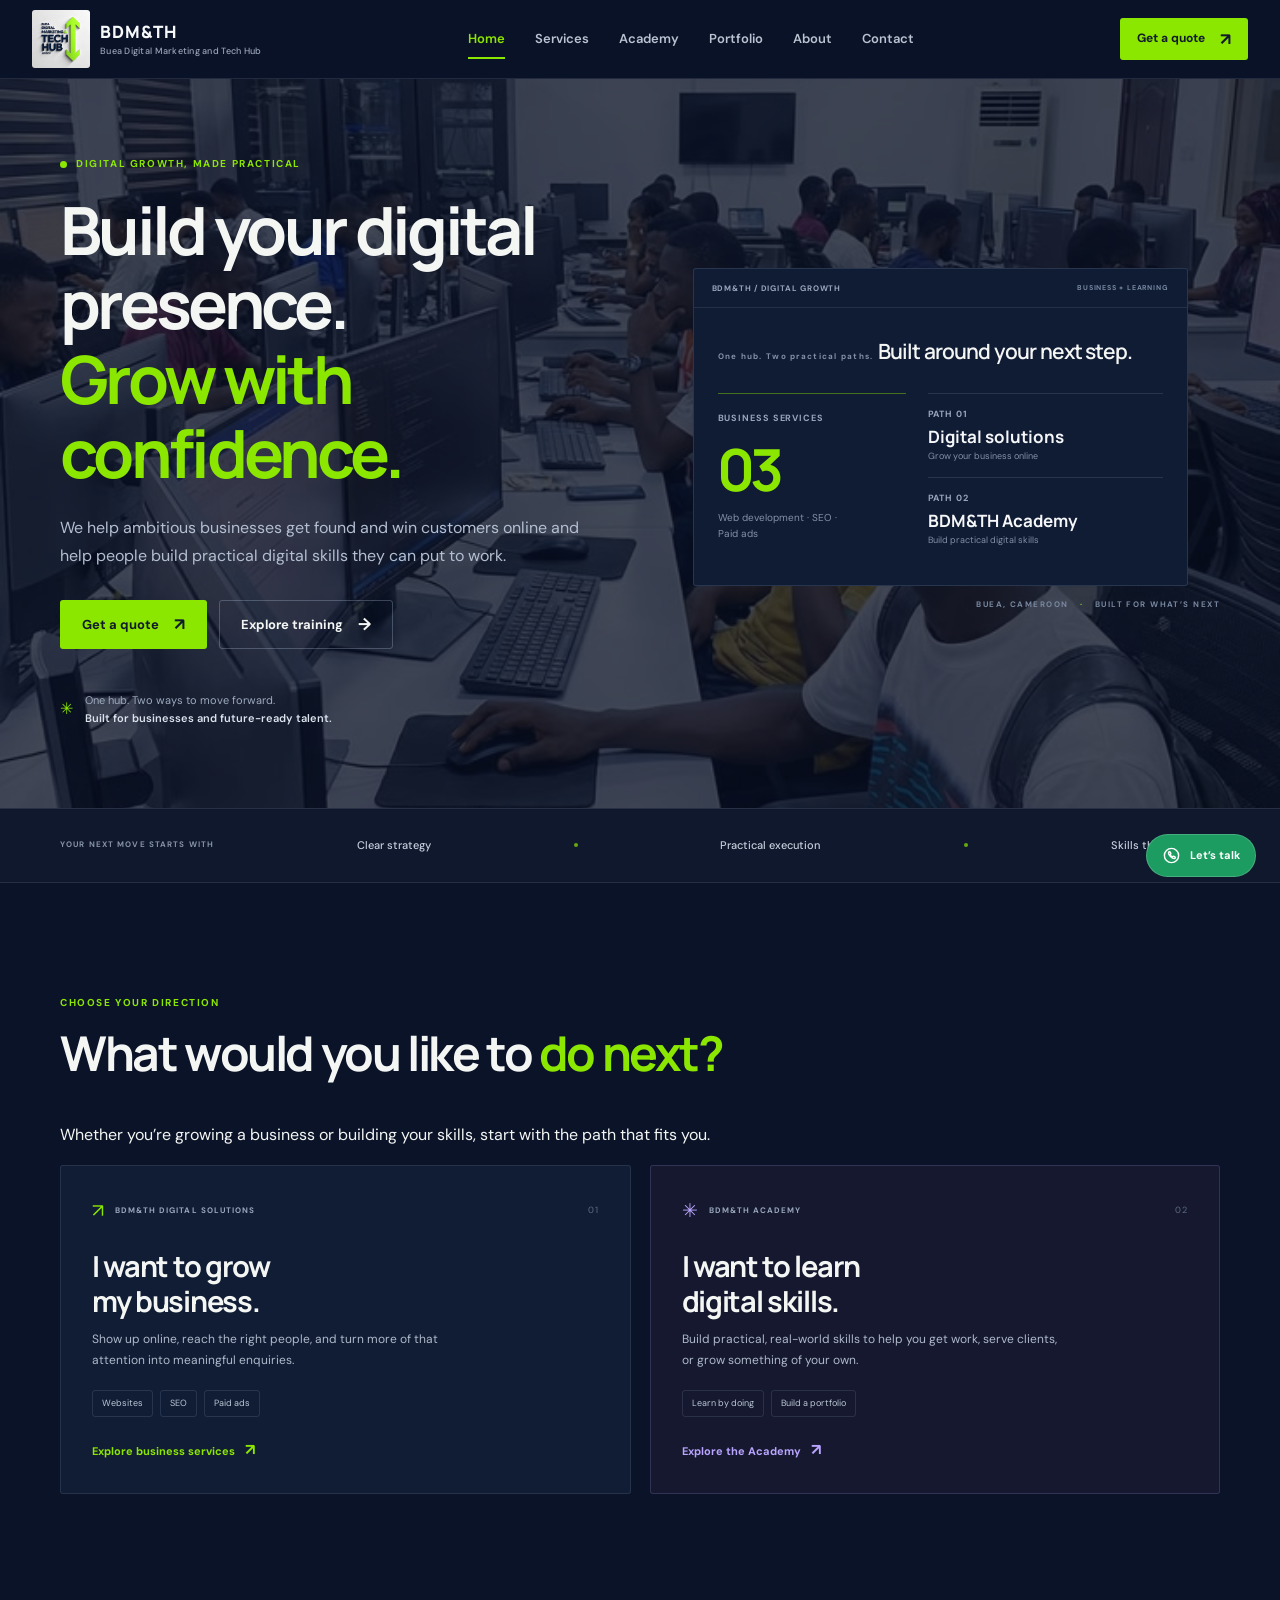
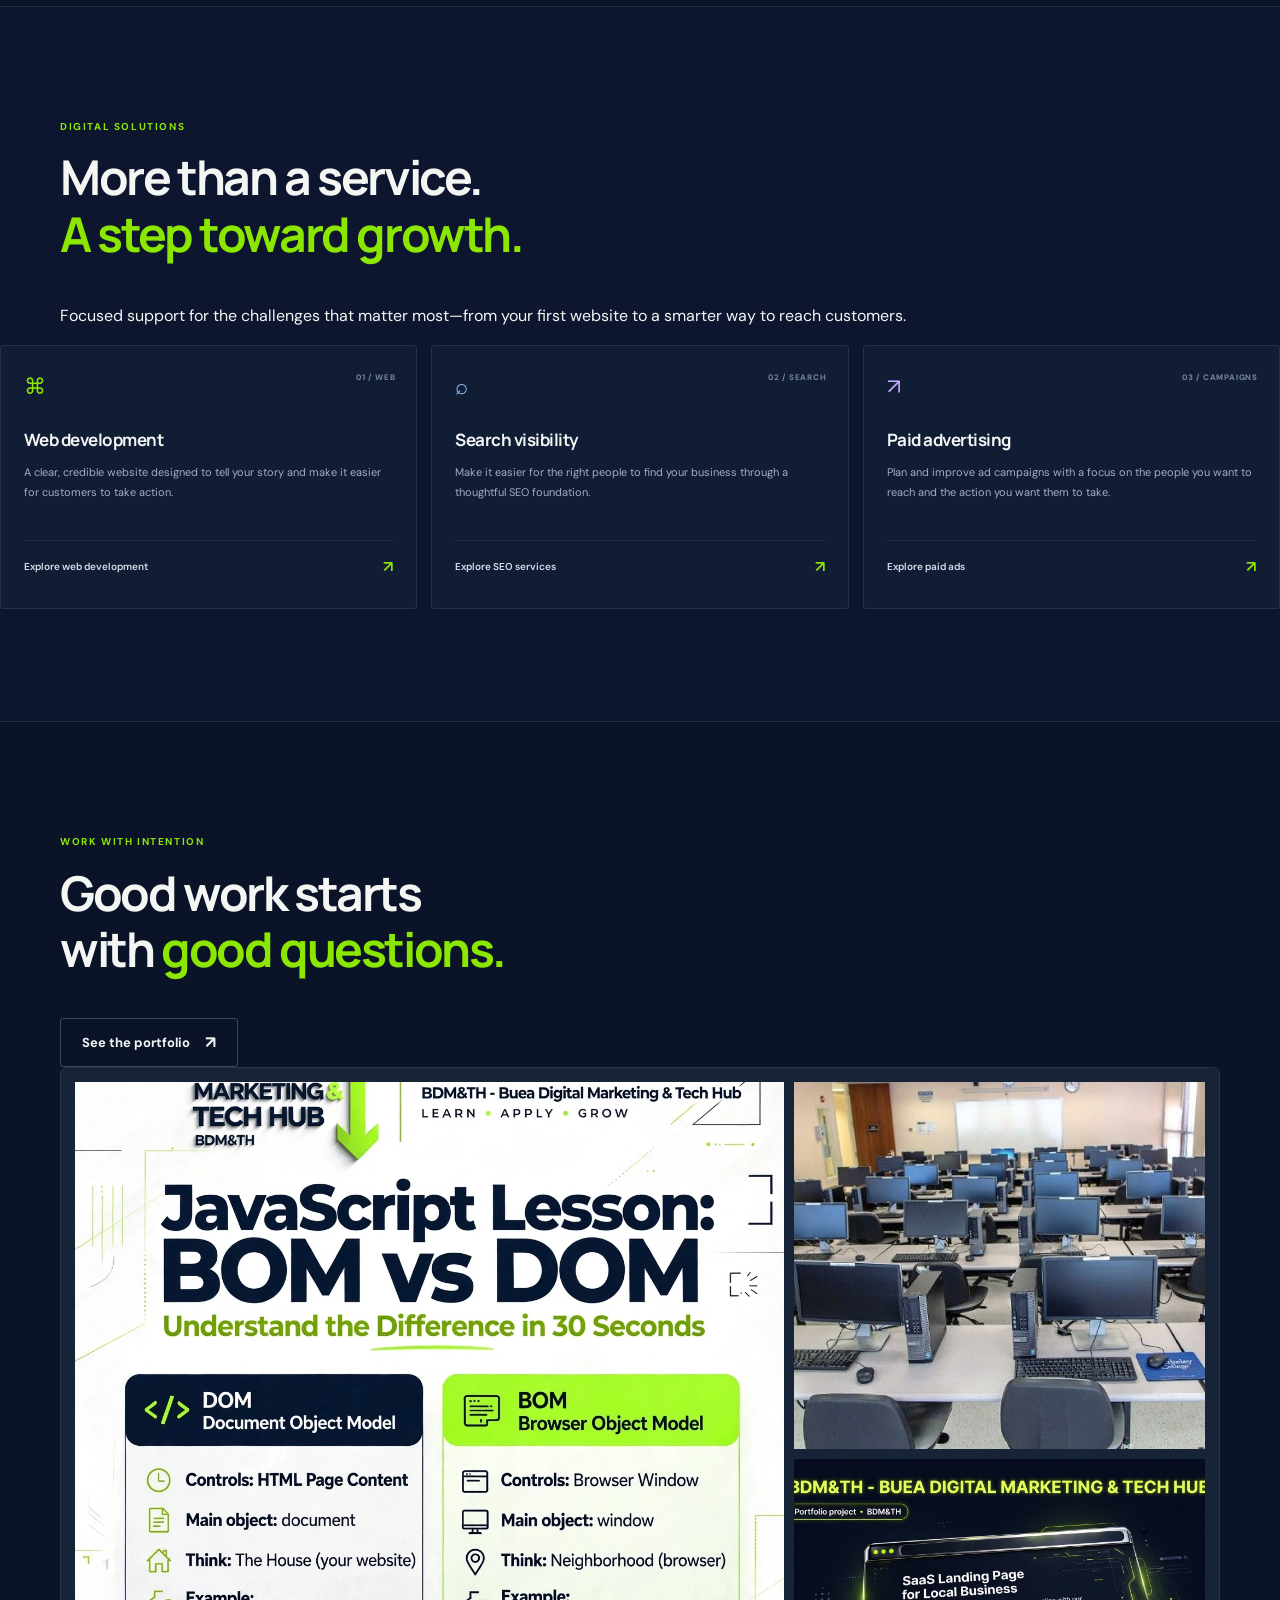
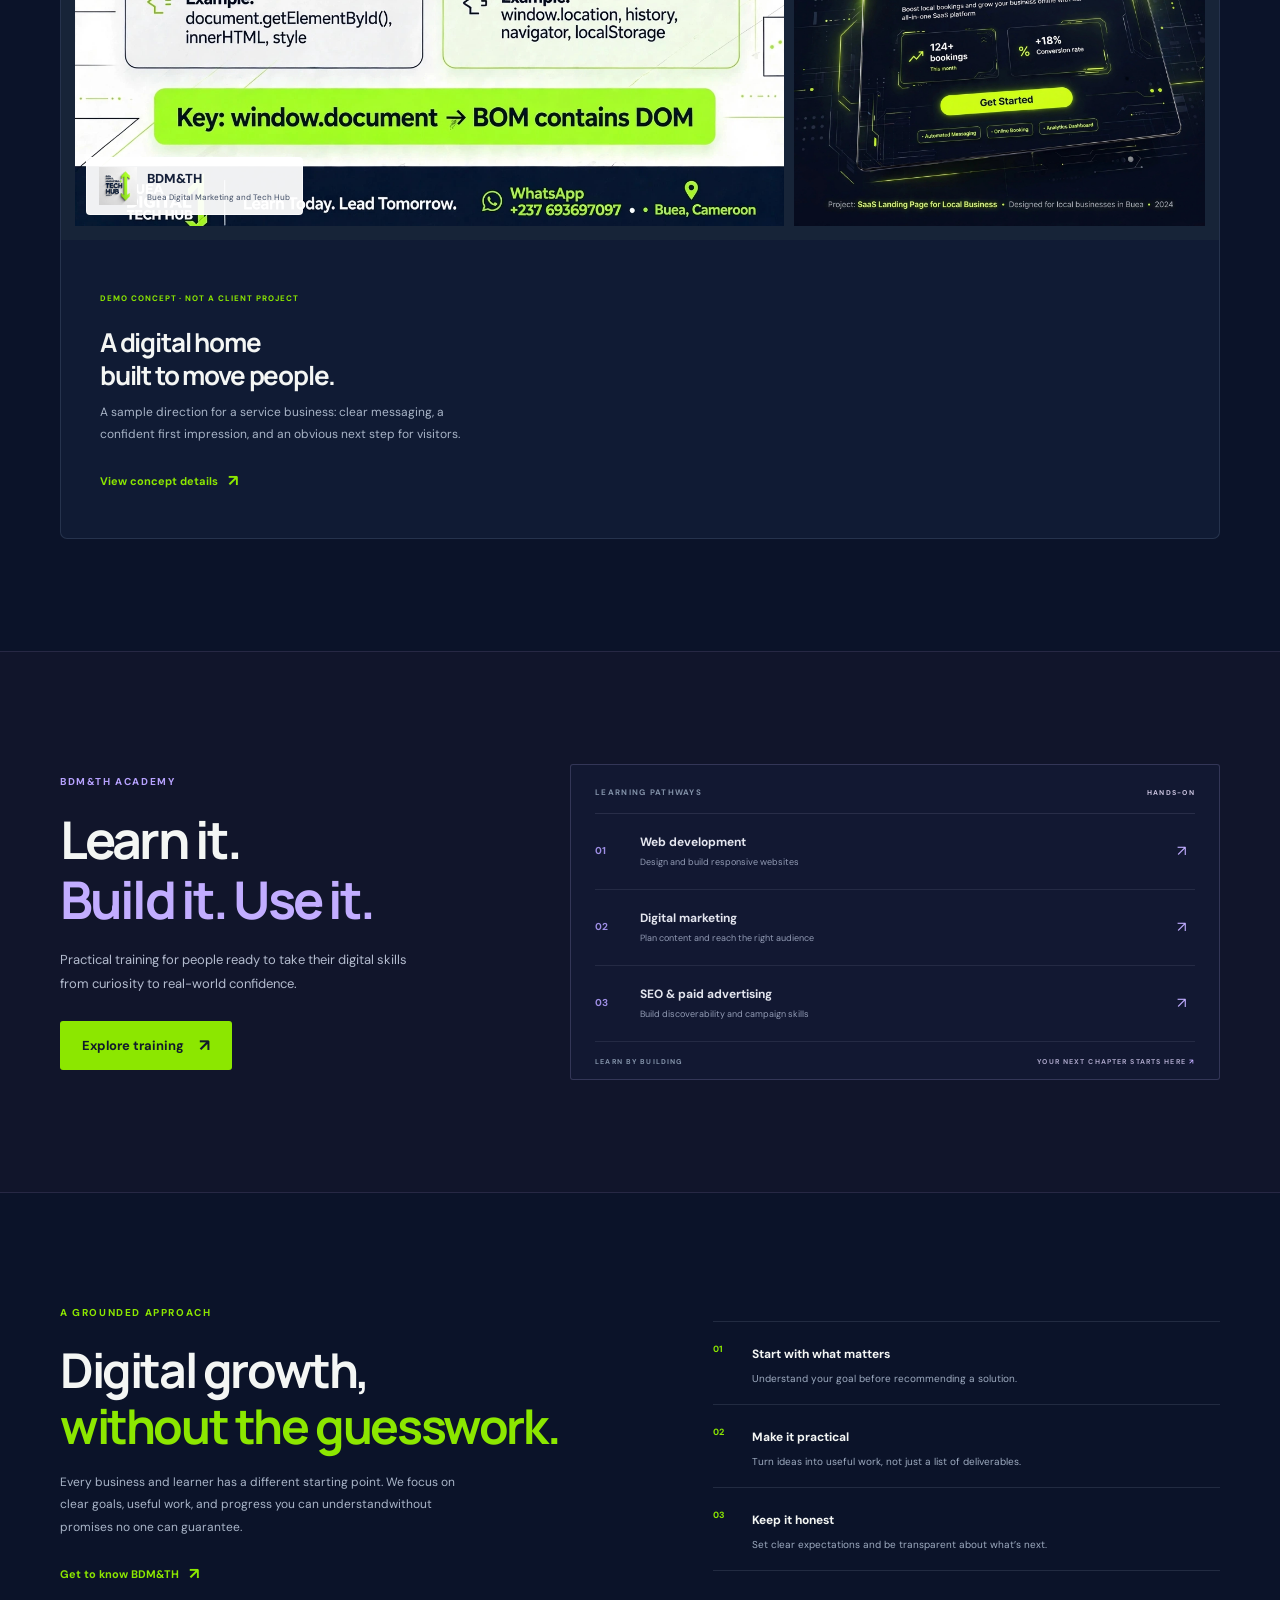
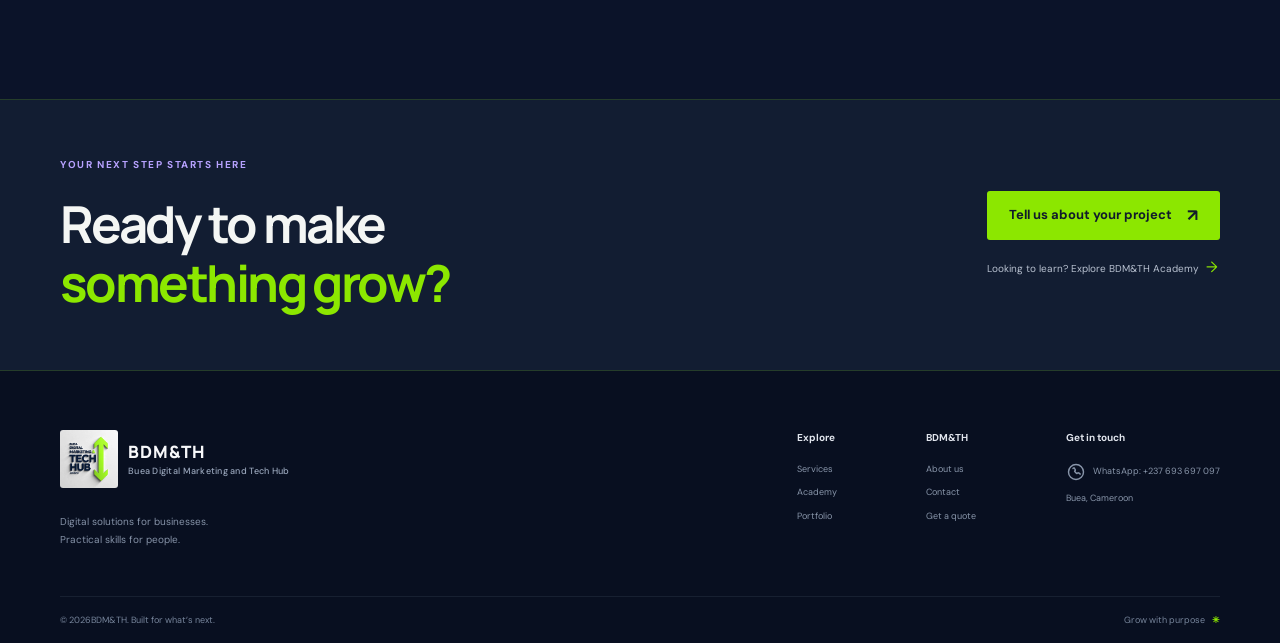
<file: index.html>
<!DOCTYPE html>
<html lang="en">
    <head>
        <meta charset="UTF-8">
        <meta name="viewport" content="width=device-width, initial-scale=1">
        <meta name="description" content="BDM&TH helps businesses grow online with websites and digital marketing, and equips people with practical skills through BDM&TH Academy.">
        <meta name="theme-color" content="#0b1329">
        <title>
            BDM&TH | Build your digital presence. Grow with confidence.
        </title>
        <link rel="preconnect" href="https://fonts.googleapis.com">
        <link rel="preconnect" href="https://fonts.gstatic.com" crossorigin>
        <link href="https://fonts.googleapis.com/css2?family=DM+Sans:wght@400;500;600;700&family=Manrope:wght@400;500;600;700;800&display=swap" rel="stylesheet">
        <link rel="stylesheet" href="style.css">
        <script src="main.js" defer>
        </script>
    </head>
    <body>
        
        <!-- The skip link lets keyboard users jump directly to the page content. -->

        <a class="skip-link" href="#main">
            Skip to content
        </a>

        <!-- The shared header contains the BDM&TH brand, main navigation, and quote button. -->

        <header class="site-header">
            <div class="header-inner">
                <a class="brand" href="" aria-label="BDM&TH home">
                    <img class="brand-logo" src="images/logo.svg.jpg" alt="">
                    <span class="brand-name">BDM&TH<small>Buea Digital Marketing and Tech Hub</small></span>
                </a>

                <!-- This button opens and closes the main links on smaller screens. -->

                <button
                    class="menu-toggle"
                    type="button"
                    aria-label="Open navigation"
                    aria-expanded="false"
                    aria-controls="primary-nav"
                >
                    <span></span><span></span>
                </button>
                <!-- These links connect the main pages and collapse into the mobile menu when needed. -->
                <nav class="primary-nav" id="primary-nav" aria-label="Main navigation">
                    <a href="index.html" aria-current="page">
                        Home
                    </a>
                    <a href="services.html">
                        Services
                    </a>
                    <a href="academy.html">
                        Academy
                    </a>
                    <a href="portfolio.html">
                        Portfolio
                    </a>
                    <a href="about.html">
                        About
                    </a>
                    <a href="contact.html">
                        Contact
                    </a>
                </nav>
                <a class="button button-small button-lime header-quote" href="contact.html#quote">
                    Get a quote <span aria-hidden="true">↗</span>
                </a>
            </div>
        </header>

        <!-- Main page content: the sections below explain this page and its next steps. -->

        <main id="main">
            <!-- This opening section explains the main BDM&TH offer and shows visitors the two next steps. -->
            <section class="hero home-hero">
                <div class="hero-copy">
                    <p class="eyebrow">
                        <span class="eyebrow-dot"></span>Digital growth, made practical
                    </p>
                    <h1>
                        Build your digital presence.<br><span>Grow with confidence.</span>
                    </h1>
                    <p class="hero-intro">
                        We help ambitious businesses get found and win customers online and help people build practical digital skills they can put to work.
                    </p>
                    <div class="hero-actions">
                        <a class="button button-lime" href="contact.html#quote">
                            Get a quote <span aria-hidden="true">↗</span>
                        </a>
                        <a class="button button-outline" href="academy.html">
                            Explore training <span aria-hidden="true">→</span>
                        </a>
                    </div>
                    <div class="hero-note">
                        <span class="note-icon">✳</span>
                        <span>
                            One hub. Two ways to move forward.<br>
                            <strong>Built for businesses and future-ready talent.</strong>
                        </span>
                    </div>
                    
                </div>
                <div class="hero-visual" aria-label="BDM&TH offers three business services and two practical pathways." role="img">
                    <div class="dashboard-window">
                        <div class="window-top">
                            <span>BDM&TH / DIGITAL GROWTH</span>
                            <span class="context-label">BUSINESS + LEARNING</span>
                        </div>
                        <div class="dashboard-content">
                            <div class="dash-heading">
                                <div>
                                    <span class="dash-kicker">One hub. Two practical paths.</span>
                                    <strong>Built around your next step.</strong>
                                </div>
                            </div>
                            <div class="metric-row">
                                <div class="metric-card metric-primary">
                                    <span>BUSINESS SERVICES</span>
                                    <strong>03</strong>
                                    <small>Web development · SEO · Paid ads</small>
                                </div>
                                <div class="metric-card metric-secondary">
                                    <span>PATH 01</span>
                                    <strong>Digital solutions</strong>
                                    <small>Grow your business online</small>
                                </div>
                                <div class="metric-card metric-secondary">
                                    <span>PATH 02</span>
                                    <strong>BDM&TH Academy</strong>
                                    <small>Build practical digital skills</small>
                                </div>
                            </div>
                        </div>
                    </div>
                    <div class="visual-caption">
                        BUEA, CAMEROON <span>·</span> BUILT FOR WHAT’S NEXT
                    </div>
                </div>
            </section>

            <!-- This short strip reinforces the practical principles behind the BDM&TH offer. -->

            <section class="trust-strip">
                <div class="section-wrap trust-inner">
                    <span>YOUR NEXT MOVE STARTS WITH</span><b>Clear strategy</b><i></i><b>Practical execution</b><i></i><b>Skills that go further</b>
                </div>
            </section>

            <!-- These two pathways help business owners and learners find the right part of the site. -->

            <section class="section-wrap pathways section-pad">
                <div class="section-heading">
                    <div>
                        <p class="eyebrow">
                            Choose your direction
                        </p>
                        <h2>
                            What would you like to <span>do next?</span>
                        </h2>
                    </div>
                </div>
                <p>
                    Whether you’re growing a business or building your skills, start with the path that fits you.
                </p>
                <div class="pathway-grid">
                    <article class="pathway-card business-card">
                        <div class="card-topline">
                            <span class="path-icon">↗</span><span class="card-label">BDM&TH DIGITAL SOLUTIONS</span><span class="card-number">01</span>
                        </div>
                        <h3>
                            I want to grow<br>my business.
                        </h3>
                        <p>
                            Show up online, reach the right people, and turn more of that attention into meaningful enquiries.
                        </p>
                        <div class="path-services">
                            <span>Websites</span>
                            <span>SEO</span>
                            <span>Paid ads</span>
                        </div>
                        <a class="text-link" href="services.html">
                            Explore business services <span>↗</span>
                        </a>
                    </article>
                    <article class="pathway-card academy-card">
                        <div class="card-topline">
                            <span class="path-icon path-icon-purple">✳</span>
                            <span class="card-label">BDM&TH ACADEMY</span>
                            <span class="card-number">02</span>
                        </div>
                        <h3>
                            I want to learn<br>digital skills.
                        </h3>
                        <p>
                            Build practical, real-world skills to help you get work, serve clients, or grow something of your own.
                        </p>
                        <div class="path-services">
                            <span>Learn by doing</span>
                            <span>Build a portfolio</span>
                        </div>
                        <a class="text-link text-link-purple" href="academy.html">
                            Explore the Academy <span>↗</span>
                        </a>
                    </article>
                </div>
            </section>

            <!-- This section summarizes the core digital services offered to businesses. -->

            <section class="offer-section section-pad">
                <div class="section-wrap">
                    <div class="section-heading">
                        <div>
                            <p class="eyebrow">
                                Digital solutions
                            </p>
                            <h2>
                                More than a service.<br><span>A step toward growth.</span>
                            </h2>
                        </div>
                    </div>
                    <p>
                        Focused support for the challenges that matter most—from your first website to a smarter way to reach customers.
                    </p>
                </div>
                <div class="service-grid">
                    <article class="service-card">
                        <span class="service-index">01 / WEB</span>
                        <div class="service-symbol">
                            ⌘
                        </div>
                        <h3>
                            Web development
                        </h3>
                        <p>
                            A clear, credible website designed to tell your story and make it easier for customers to take action.
                        </p>
                        <a href="web-development.html" class="service-link">
                            Explore web development <span>↗</span>
                        </a>
                    </article>
                    <article class="service-card">
                        <span class="service-index">02 / SEARCH</span>
                        <div class="service-symbol symbol-search">
                            ⌕
                        </div>
                        <h3>
                            Search visibility
                        </h3>
                        <p>
                            Make it easier for the right people to find your business through a thoughtful SEO foundation.
                        </p>
                        <a href="seo.html" class="service-link">
                            Explore SEO services <span>↗</span>
                        </a>
                    </article>
                    <article class="service-card">
                        <span class="service-index">03 / CAMPAIGNS</span>
                        <div class="service-symbol symbol-ads">
                            ↗
                        </div>
                        <h3>
                            Paid advertising
                        </h3>
                        <p>
                            Plan and improve ad campaigns with a focus on the 
                            people you want to reach and the action you want them to take.
                        </p>
                        <a href="paid-advertising.html" class="service-link">
                            Explore paid ads <span>↗</span>
                        </a>
                    </article>
                </div>
            </section>

            <!-- This section previews a clearly labelled demonstration project, 
             not a client case study. -->

            <section class="section-wrap work-preview section-pad">
                <div class="section-heading">
                    <div>
                        <p class="eyebrow">
                            Work with intention
                        </p>
                        <h2>
                            Good work starts<br>with <span>good questions.</span>
                        </h2>
                    </div>
                </div>
                <a class="button button-outline" href="portfolio.html">
                    See the portfolio <span aria-hidden="true">↗</span>
                </a>
                <div class="work-showcase">
                    <div class="work-art">
                        <img
                            class="work-showcase-image"
                            src="images/img.jpg"
                            width="1920"
                            height="1280"
                            alt="BDM&TH website and product dashboard portfolio concept"
                        >
                        <div class="work-showcase-brand">
                            <img src="images/logo.svg.jpg" alt="BDM&TH logo">
                            <span>BDM&TH<small>Buea Digital Marketing and Tech Hub</small></span>
                        </div>
                        <div class="work-showcase-gallery" aria-label="More BDM&TH portfolio images">
                            <img src="images/class.jpg" alt="BDM&TH Academy learning platform concept">
                            <img src="images/image.jpg" alt="Local business booking platform concept">
                        </div>
                    </div>
                    <div class="work-description">
                        <span class="concept-tag">DEMO CONCEPT · NOT A CLIENT PROJECT</span>
                        <h3>
                            A digital home<br>built to move people.
                        </h3>
                        <p>
                            A sample direction for a service business: clear messaging, a confident
                            first impression, and an obvious next step for visitors.
                        </p>
                        <a class="text-link" href="portfolio.html">
                            View concept details <span>↗</span>
                        </a>
                    </div>
                </div>
            </section>

            <!-- This section introduces BDM&TH Academy and its practical learning tracks. -->

            <section class="academy-preview section-pad">
                <div class="section-wrap academy-preview-inner">
                    <div class="academy-preview-copy">
                        <p class="eyebrow eyebrow-light">
                            BDM&TH Academy
                        </p>
                        <h2>
                            Learn it.<br><span>Build it. Use it.</span>
                        </h2>
                        <p>
                            Practical training for people ready to take their digital skills 
                            from curiosity to real-world confidence.
                        </p>
                        <a class="button button-lime" href="academy.html">
                            Explore training <span aria-hidden="true">↗</span>
                        </a>
                    </div>
                    <div class="learning-board">
                        <div class="board-top">
                            <span>LEARNING PATHWAYS</span>
                            <span class="board-status"><i></i>HANDS-ON</span>
                        </div>
                        <a class="learning-row" href="academy.html#web-track">
                            <span class="learning-num">01</span>
                            <span>
                                <b>Web development</b>
                                <small>Design and build responsive websites</small>
                            </span>
                            <span class="learning-arrow">↗</span>
                        </a>
                        <a class="learning-row" href="academy.html#marketing-track">
                            <span class="learning-num">02</span>
                            <span>
                                <b>Digital marketing</b>
                                <small>Plan content and reach the right audience</small>
                            </span>
                            <span class="learning-arrow">↗</span>
                        </a>
                        <a class="learning-row" href="academy.html#seo-track">
                            <span class="learning-num">03</span>
                            <span>
                                <b>SEO & paid advertising</b>
                                <small>Build discoverability and campaign skills</small>
                            </span>
                            <span class="learning-arrow">↗</span>
                        </a>
                        <div class="board-foot">
                            <span>LEARN BY BUILDING</span>
                            <span>YOUR NEXT CHAPTER STARTS HERE <b>↗</b></span>
                        </div>
                    </div>
                </div>
            </section>

            <!-- This section explains the grounded principles that guide BDM&TH work. -->

            <section class="section-wrap principles-section section-pad">
                <div class="principles-copy">
                    <p class="eyebrow">
                        A grounded approach
                    </p>
                    <h2>
                        Digital growth,<br><span>without the guesswork.</span>
                    </h2>
                    <p>
                        Every business and learner has a different starting point. 
                        We focus on clear goals, useful work, and progress you can 
                        understandwithout promises no one can guarantee.
                    </p>
                    <a class="text-link" href="about.html">
                        Get to know BDM&TH <span>↗</span>
                    </a>
                </div>
                <div class="principles-list">
                    <div>
                        <span>01</span><b>Start with what matters</b>
                        <p>
                            Understand your goal before recommending a solution.
                        </p>
                    </div>
                    <div>
                        <span>02</span><b>Make it practical</b>
                        <p>
                            Turn ideas into useful work, not just a list of deliverables.
                        </p>
                    </div>
                    <div>
                        <span>03</span><b>Keep it honest</b>
                        <p>
                            Set clear expectations and be transparent about what’s next.
                        </p>
                    </div>
                </div>
            </section>

            <!-- This final call to action gives business owners and learners a clear next step. -->

            <section class="closing-cta">
                <div class="section-wrap closing-inner">
                    <div>
                        <p class="eyebrow eyebrow-light">
                            Your next step starts here
                        </p>
                        <h2>
                            Ready to make<br><span>something grow?</span>
                        </h2>
                    </div>
                    <div class="closing-actions">
                        <a class="button button-lime" href="contact.html#quote">
                            Tell us about your project <span>↗</span>
                        </a>
                        <a class="closing-secondary" href="academy.html">
                            Looking to learn? Explore BDM&TH Academy <span>→</span>
                        </a>
                    </div>
                </div>
            </section>
        </main>

        <!-- The shared footer repeats key links and BDM&TH contact details on every page. -->

        <footer class="site-footer">
            <div class="section-wrap footer-main">
                <!-- The brand description and grouped links help visitors explore from any page. -->
                <div class="footer-brand">
                    <a class="brand" href="">
                        <img class="brand-logo" src="images/logo.svg.jpg" alt="">
                        <span class="brand-name">BDM&TH<small>Buea Digital Marketing and Tech Hub</small></span>
                    </a>
                    <p>
                        Digital solutions for businesses.<br>Practical skills for people.
                    </p>
                </div>
                <div class="footer-links">
                    <div>
                        <b>Explore</b>
                        <a href="services.html">Services</a>
                        <a href="academy.html">Academy</a>
                        <a href="portfolio.html">Portfolio</a>
                    </div>
                    <div>
                        <b>BDM&TH</b>
                        <a href="about.html">About us</a>
                        <a href="contact.html">Contact</a>
                        <a href="contact.html#quote">Get a quote</a>
                    </div>
                    <div>
                        <b>Get in touch</b>
                        <a href="https://wa.me/237693697097" target="_blank" rel="noopener noreferrer">
                            <svg class="whatsapp-icon" viewBox="0 0 24 24" aria-hidden="true" focusable="false">
                                <circle cx="12" cy="12" r="9"></circle>
                                <path d="M8.4 7.9c.2-.5.5-.7.9-.7h.6c.2 0 .4.2.5.5l.8 1.8c.1.3 0 .5-.2.7l-.7
                                .8c.6 1.2 1.6 2.2 2.8 2.8l.8-.7c.2-.2.5-.3.7-.2l1.8.8c.3.1.5.3.5.5v.6c0 .4-.3.
                                7-.7.9-1.2.5-3.4-.4-5.5-2.5S7.9 9.1 8.4 7.9Z"></path>
                            </svg>
                            <span>WhatsApp: +237 693 697 097</span>
                        </a>
                        <span>Buea, Cameroon</span>
                    </div>
                </div>
            </div>
            <div class="section-wrap footer-bottom">
                <span>© <span data-year>2026</span>BDM&TH. Built for what’s next.</span><span>Grow with purpose 
                    <b>✳</b></span>
            </div>
        </footer>

        <!-- This floating button opens WhatsApp with a page-specific message. -->
        <a
            class="whatsapp-float"
            href="https://wa.me/237693697097?text=Hello%20BDM&TH%2C%20I%27d%20like%20to%20learn%20more%20about%20your%20services."
            data-whatsapp-message="Hello BDM&TH, I'd like to learn more about your services."
            target="_blank"
            rel="noopener noreferrer"
            aria-label="Chat with BDM&TH on WhatsApp"
        >
            <svg class="whatsapp-icon" viewBox="0 0 24 24" aria-hidden="true" focusable="false">
                <circle cx="12" cy="12" r="9"></circle>
                <path d="M8.4 7.9c.2-.5.5-.7.9-.7h.6c.2 0 .4.2.5.5l.8 1.8c.1.3 0 .5-.2.7l-.7.8c.6
                 1.2 1.6 2.2 2.8 2.8l.8-.7c.2-.2.5-.3.7-.2l1.8.8c.3.1.5.3.5.5v.6c0 .4-.3.7-.7.9-1.2.5-3.4-.4-5.5-2.5S7.9 9.1 8.4 7.9Z"></path>
            </svg>
            <span class="whatsapp-label">Let’s talk</span>
        </a>
    </body>
</html>
</file>
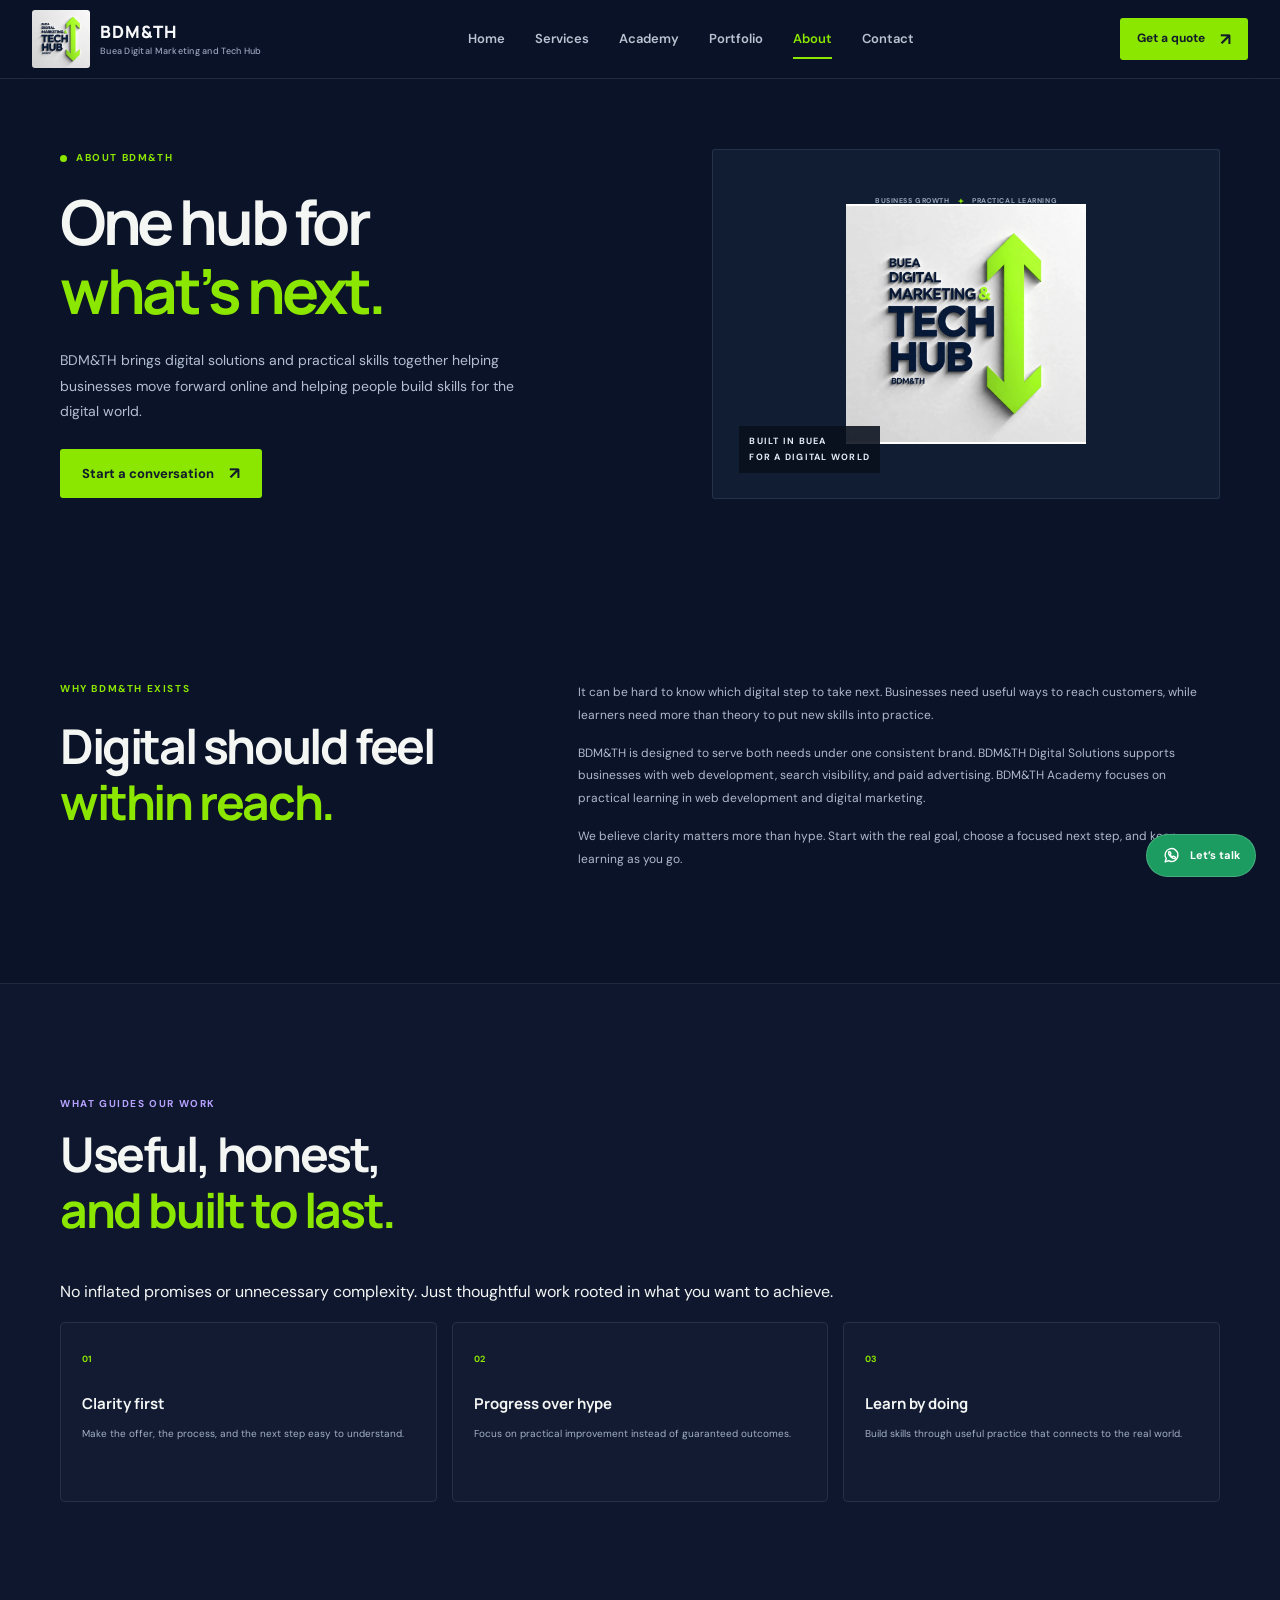
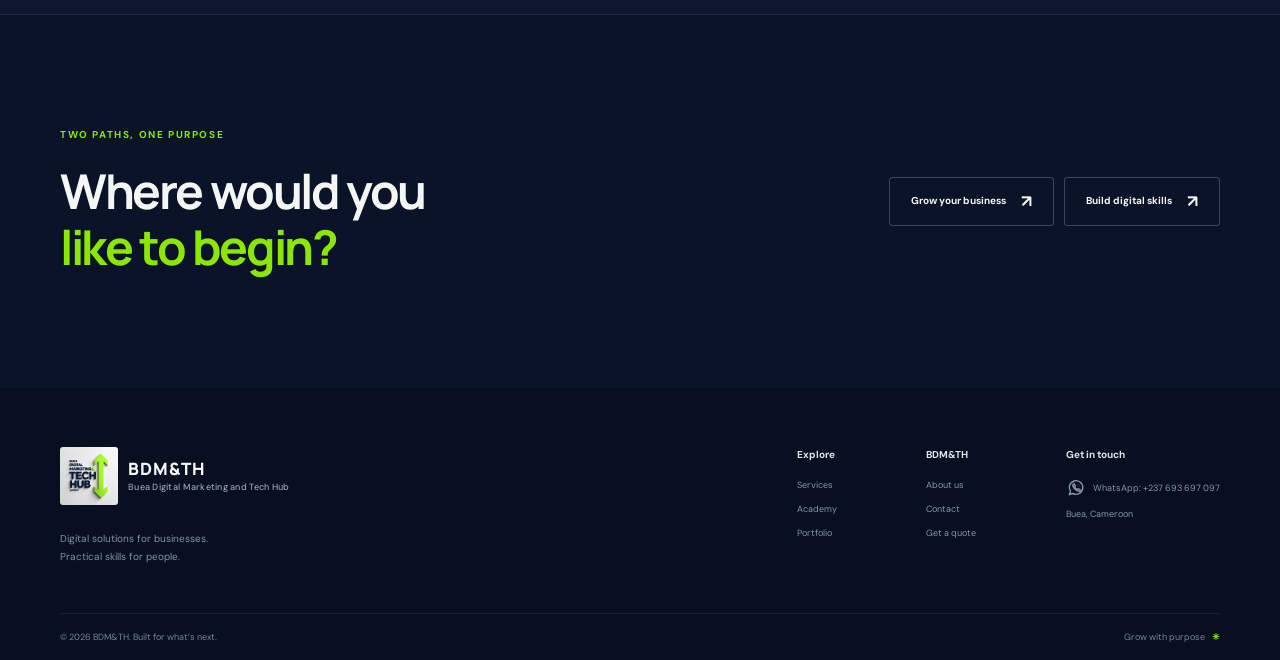
<file: about.html>
<!DOCTYPE html>
<html lang="en">
    <head>
        <meta charset="UTF-8">
        <meta name="viewport" content="width=device-width, initial-scale=1">
        <meta name="description" content="Learn about BDM&TH, a digital solutions hub for businesses and practical digital skills training through BDM&TH Academy.">
        <meta name="theme-color" content="#0b1329">
        <title>
            About BDM&TH | Digital solutions and practical skills
        </title>
        <link rel="preconnect" href="https://fonts.googleapis.com">
        <link rel="preconnect" href="https://fonts.gstatic.com" crossorigin>
        <link href="https://fonts.googleapis.com/css2?family=DM+Sans:wght@400;500;600;700&family=Manrope:wght@400;500;600;700;800&display=swap" rel="stylesheet">
        <link rel="stylesheet" href="style.css">
        <script src="main.js" defer>
        </script>
    </head>
    <body>
        <!-- The skip link lets keyboard users jump directly to the page content. -->
        <a class="skip-link" href="#main">
            Skip to content
        </a>
        <!-- The shared header contains the BDM&TH brand, main navigation, and quote button. -->
        <header class="site-header">
            <div class="header-inner">
                <a class="brand" href="" aria-label="BDM&TH home">
                    <img class="brand-logo" src="images/logo.svg.jpg" alt="">
                    <span class="brand-name">BDM&TH<small>Buea Digital Marketing and Tech Hub</small></span>
                </a>
                <!-- This button opens and closes the main links on smaller screens. -->
                <button
                    class="menu-toggle"
                    type="button"
                    aria-label="Open navigation"
                    aria-expanded="false"
                    aria-controls="primary-nav"
                >
                    <span></span><span></span>
                </button>
                <!-- These links connect the main pages and collapse into the mobile menu when needed. -->
                <nav class="primary-nav" id="primary-nav" aria-label="Main navigation">
                    <a href="index.html">
                        Home
                    </a>
                    <a href="services.html">
                        Services
                    </a>
                    <a href="academy.html">
                        Academy
                    </a>
                    <a href="portfolio.html">
                        Portfolio
                    </a>
                    <a href="about.html" aria-current="page">
                        About
                    </a>
                    <a href="contact.html">
                        Contact
                    </a>
                </nav>
                <a class="button button-small button-lime header-quote" href="contact.html#quote">
                    Get a quote <span>↗</span>
                </a>
            </div>
        </header>
        <!-- Main page content: the sections below explain this page and its next steps. -->
        <main id="main">
            <!-- This opening section introduces the page topic and provides its main next step. -->
            <section class="page-hero section-wrap about-hero">
                <div>
                    <p class="eyebrow">
                        <span class="eyebrow-dot"></span>About BDM&TH
                    </p>
                    <h1>
                        One hub for<br><span>what’s next.</span>
                    </h1>
                    <p class="page-intro">
                        BDM&TH brings digital solutions and practical skills together helping businesses move forward online and helping people build skills for the digital world.
                    </p>
                    <div class="hero-actions">
                        <a class="button button-lime" href="contact.html#quote">
                            Start a conversation <span>↗</span>
                        </a>
                    </div>
                </div>
                <div class="about-hero-art">
                    <img
                        class="about-symbol"
                        src="images/logo.svg.jpg"
                        alt="Buea Digital Marketing and Tech Hub logo"
                    >
                    <div class="about-orbit-label">
                        <span>BUSINESS GROWTH</span>
                        <b aria-hidden="true">+</b>
                        <span>PRACTICAL LEARNING</span>
                    </div>
                    <span class="about-small-label">BUILT IN BUEA<br>FOR A DIGITAL WORLD</span>
                </div>
            </section>
            <!-- This section explains why BDM&TH brings business services and digital learning together. -->
            <section class="section-wrap about-story section-pad">
                <div class="about-statement">
                    <p class="eyebrow">
                        Why BDM&TH exists
                    </p>
                    <h2>
                        Digital should feel<br><span>within reach.</span>
                    </h2>
                </div>
                <div class="about-story-copy">
                    <p>
                        It can be hard to know which digital step to take next. Businesses need useful ways to reach customers, while learners need more than theory to put new skills into practice.
                    </p>
                    <p>
                        BDM&TH is designed to serve both needs under one consistent brand. BDM&TH Digital Solutions supports businesses with web development, search visibility, and paid advertising. BDM&TH Academy focuses on practical learning in web development and digital marketing.
                    </p>
                    <p>
                        We believe clarity matters more than hype. Start with the real goal, choose a focused next step, and keep learning as you go.
                    </p>
                </div>
            </section>
            <!-- These principles describe the values that shape the BDM&TH experience. -->
            <section class="about-values section-pad">
                <div class="section-wrap">
                    <div class="section-heading">
                        <div>
                            <p class="eyebrow eyebrow-light">
                                What guides our work
                            </p>
                            <h2>
                                Useful, honest,<br><span>and built to last.</span>
                            </h2>
                        </div>
                    </div>
                    <p>
                        No inflated promises or unnecessary complexity. Just thoughtful work rooted in what you want to achieve.
                    </p>
                <div class="values-grid">
                    <article>
                        <span>01</span>
                        <h3>
                            Clarity first
                        </h3>
                        <p>
                            Make the offer, the process, and the next step easy to understand.
                        </p>
                    </article>
                    <article>
                        <span>02</span>
                        <h3>
                            Progress over hype
                        </h3>
                        <p>
                            Focus on practical improvement instead of guaranteed outcomes.
                        </p>
                    </article>
                    <article>
                        <span>03</span>
                        <h3>
                            Learn by doing
                        </h3>
                        <p>
                            Build skills through useful practice that connects to the real world.
                        </p>
                    </article>
                </div>
                </div>
            </section>
            <!-- These links let visitors choose between business services and the Academy. -->
            <section class="section-wrap split-cta section-pad">
                <div>
                    <p class="eyebrow">
                        Two paths, one purpose
                    </p>
                    <h2>
                        Where would you<br><span>like to begin?</span>
                    </h2>
                </div>
                <div class="split-cta-actions">
                    <a href="services.html" class="button button-outline">
                        Grow your business <span>↗</span>
                    </a>
                    <a href="academy.html" class="button button-outline">
                        Build digital skills <span>↗</span>
                    </a>
                </div>
            </section>
        </main>
        <!-- The shared footer repeats key links and BDM&TH contact details on every page. -->
        <footer class="site-footer">
            <div class="section-wrap footer-main">
                <div class="footer-brand">
                    <a class="brand" href="index.html">
                        <img class="brand-logo" src="images/logo.svg.jpg" alt="">
                        <span class="brand-name">BDM&TH<small>Buea Digital Marketing and Tech Hub</small></span>
                    </a>
                    <p>
                        Digital solutions for businesses.<br>Practical skills for people.
                    </p>
                </div>
                <div class="footer-links">
                    <div>
                        <b>Explore</b>
                        <a href="services.html">Services</a>
                        <a href="academy.html">Academy</a>
                        <a href="portfolio.html">Portfolio</a>
                    </div>
                    <div>
                        <b>BDM&TH</b>
                        <a href="about.html">About us</a>
                        <a href="contact.html">Contact</a>
                        <a href="contact.html#quote">Get a quote</a>
                    </div>
                    <div>
                        <b>Get in touch</b>
                        <a href="https://wa.me/237693697097" target="_blank" rel="noopener noreferrer">
                            <svg class="whatsapp-icon" viewBox="0 0 24 24" aria-hidden="true" focusable="false">
                                <path d="M20.1 11.5a8.1 8.1 0 0 1-11.9 7.1L4 20l1.4-4A8.1 8.1 0 1 1 20.1 11.5Z"></path>
                                <path d="M8.4 7.9c.2-.5.5-.7.9-.7h.6c.2 0 .4.2.5.5l.8 1.8c.1.3 0 .5-.2.7l-.7.8c.6 1.2 1.6 2.2 2.8 2.8l.8-.7c.2-.2.5-.3.7-.2l1.8.8c.3.1.5.3.5.5v.6c0 .4-.3.7-.7.9-1.2.5-3.4-.4-5.5-2.5S7.9 9.1 8.4 7.9Z"></path>
                            </svg>
                            <span>WhatsApp: +237 693 697 097</span>
                        </a>
                        <span>Buea, Cameroon</span>
                    </div>
                </div>
            </div>
            <div class="section-wrap footer-bottom">
                <span>© <span data-year>2026</span> BDM&TH. Built for what’s next.</span>
                <span>Grow with purpose <b>✳</b></span>
            </div>
        </footer>
        <!-- This floating button opens WhatsApp with a page-specific message. -->
        <a
            class="whatsapp-float"
            href="https://wa.me/237693697097?text=Hello%20BDM&TH%2C%20I%27d%20like%20to%20learn%20more%20about%20your%20services."
            data-whatsapp-message="Hello BDM&TH, I'd like to learn more about your services."
            target="_blank"
            rel="noopener noreferrer"
            aria-label="Chat with BDM&TH on WhatsApp"
        >
            <svg class="whatsapp-icon" viewBox="0 0 24 24" aria-hidden="true" focusable="false">
                <path d="M20.1 11.5a8.1 8.1 0 0 1-11.9 7.1L4 20l1.4-4A8.1 8.1 0 1 1 20.1 11.5Z"></path>
                <path d="M8.4 7.9c.2-.5.5-.7.9-.7h.6c.2 0 .4.2.5.5l.8 1.8c.1.3 0 .5-.2.7l-.7.8c.6 1.2 1.6 2.2 2.8 2.8l.8-.7c.2-.2.5-.3.7-.2l1.8.8c.3.1.5.3.5.5v.6c0 .4-.3.7-.7.9-1.2.5-3.4-.4-5.5-2.5S7.9 9.1 8.4 7.9Z"></path>
            </svg>
            <span class="whatsapp-label">Let’s talk</span>
        </a>
    </body>
</html>
</file>
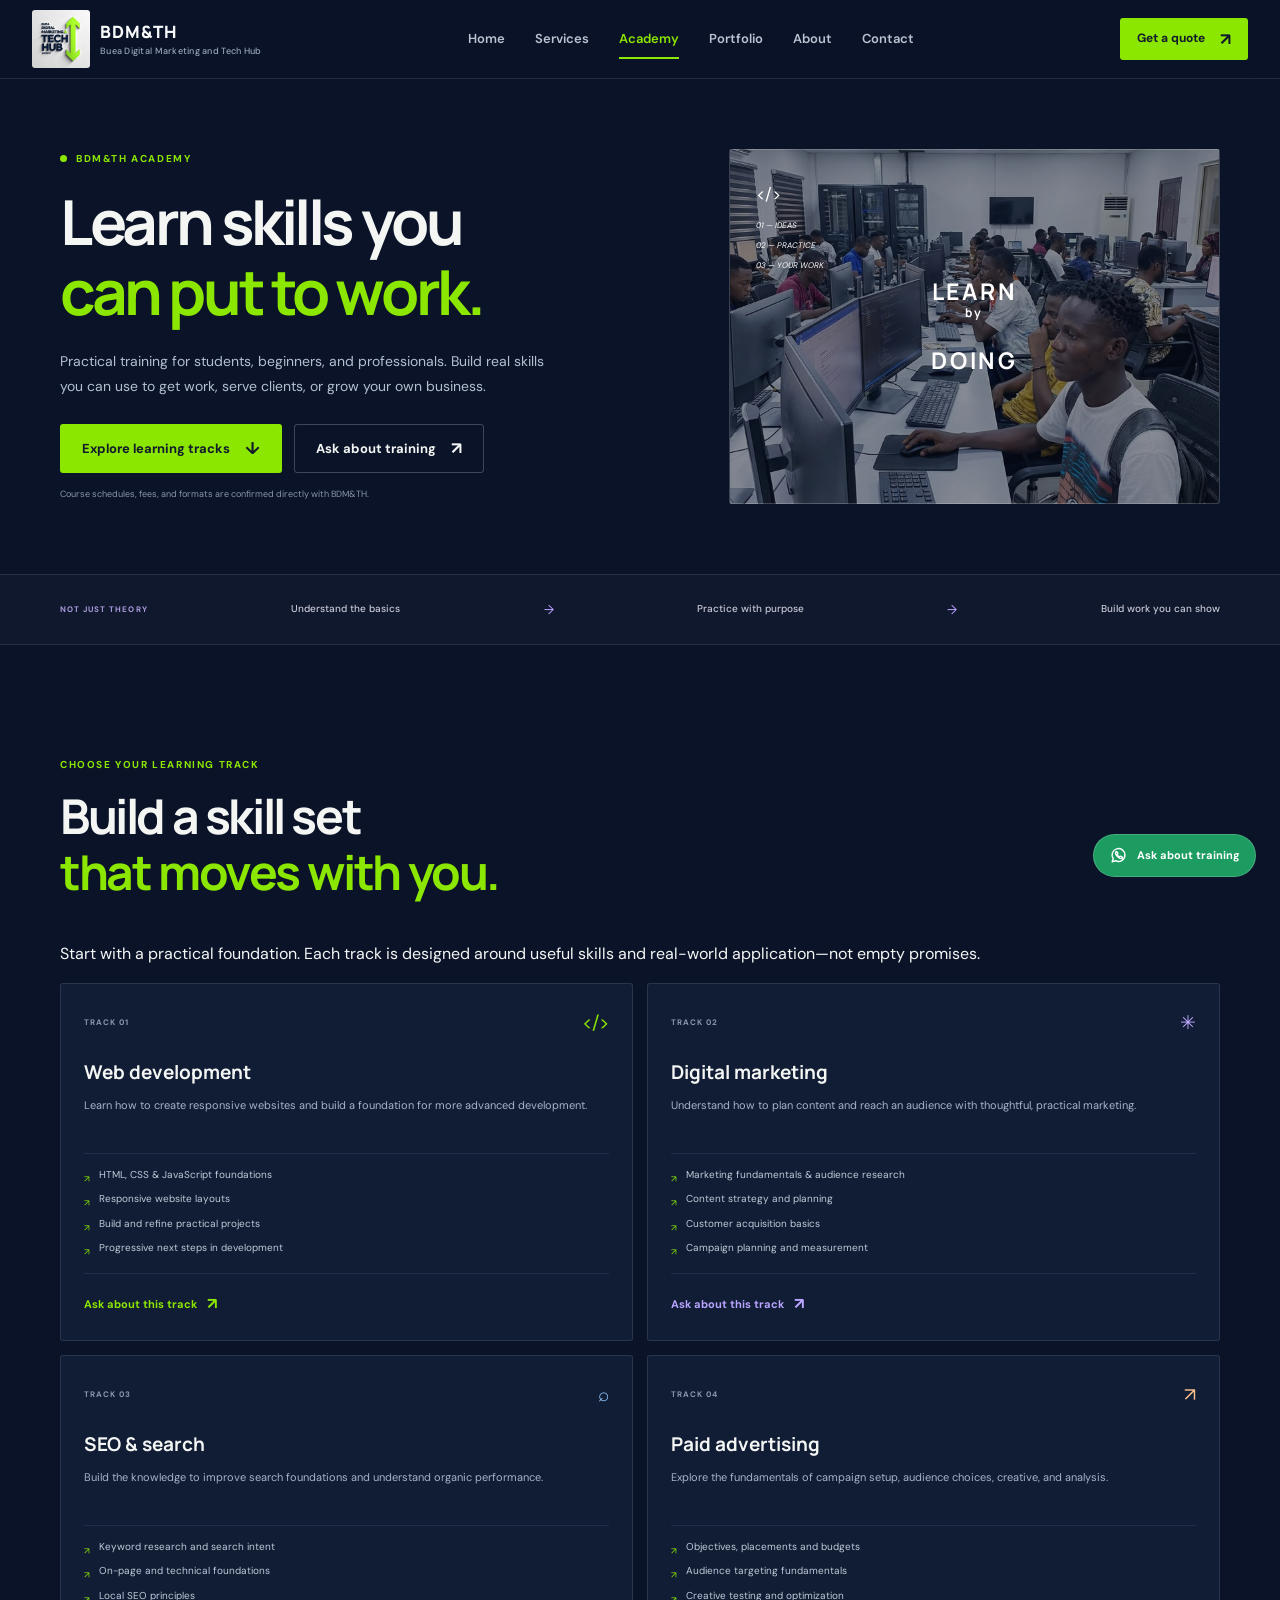
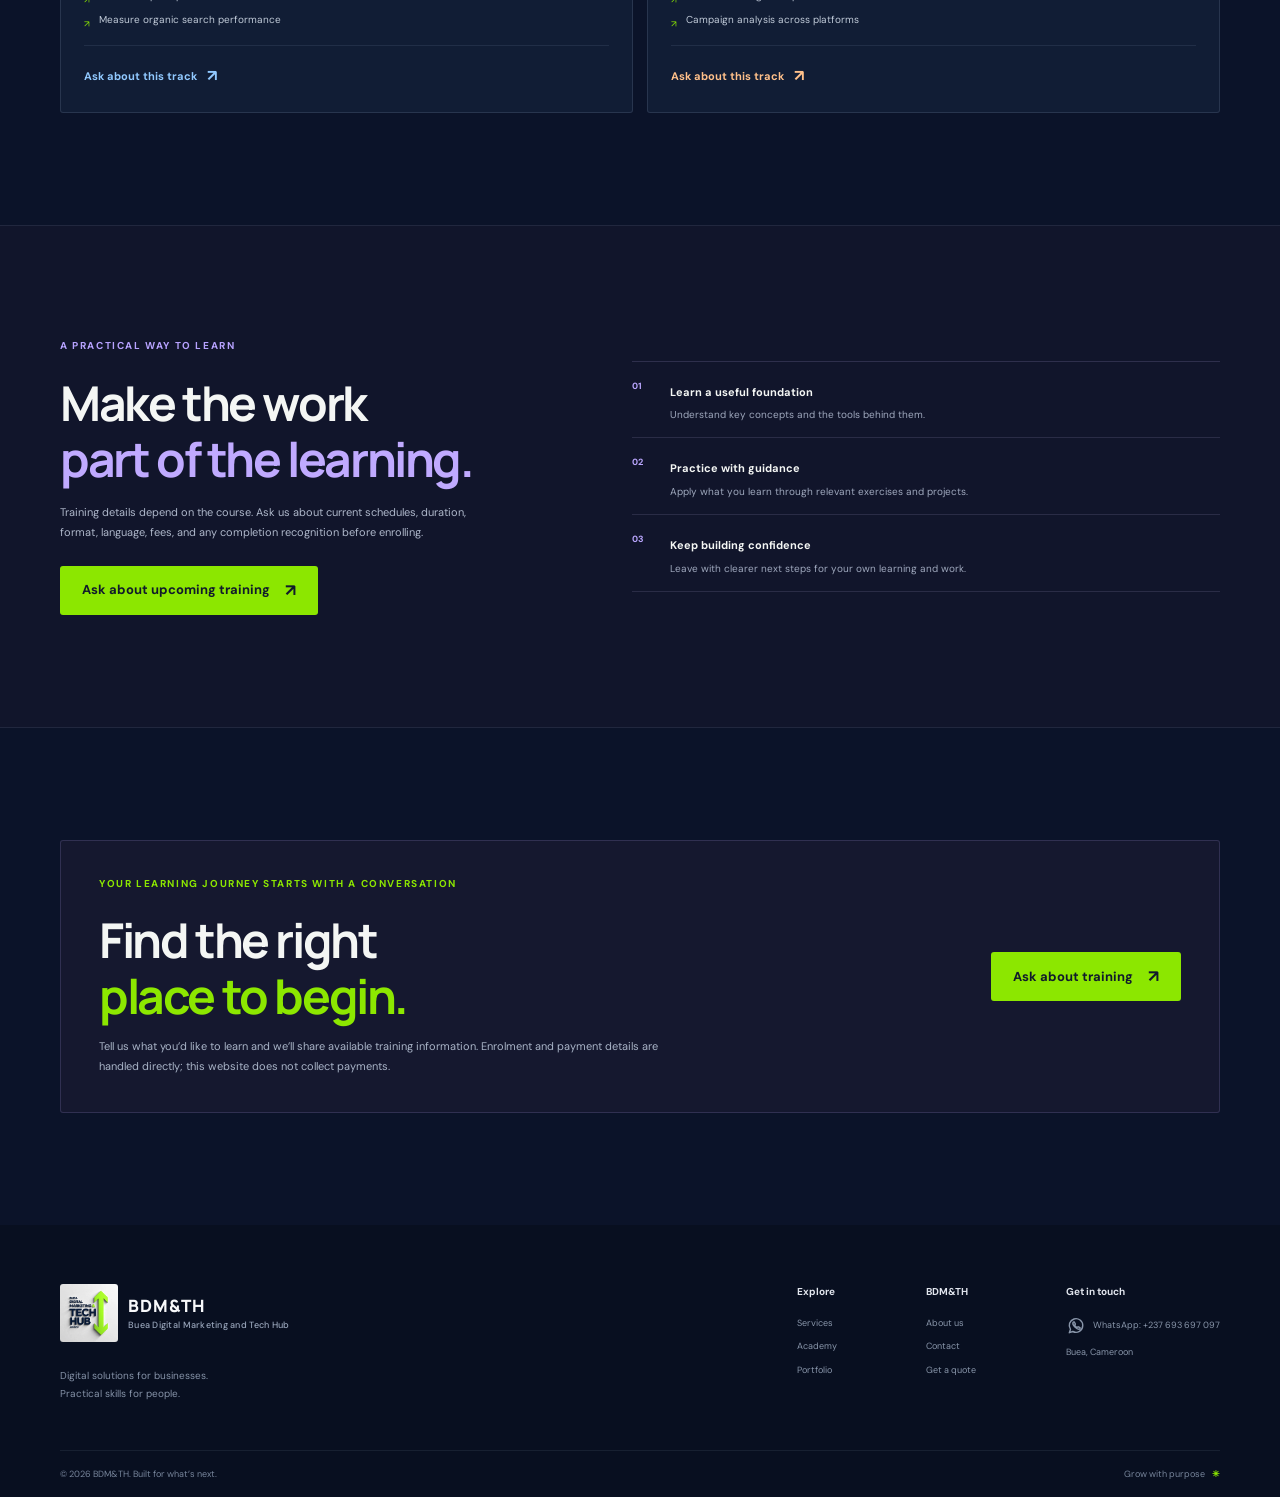
<file: academy.html>
<!DOCTYPE html>
<html lang="en">
    <head>
        <meta charset="UTF-8">
        <meta name="viewport" content="width=device-width, initial-scale=1">
        <meta name="description" content="Build practical skills in web development, digital marketing, SEO, and paid advertising with BDM&TH Academy.">
        <meta name="theme-color" content="#0b1329">
        <title>
            BDM&TH Academy | Practical digital skills
        </title>
        <link rel="preconnect" href="https://fonts.googleapis.com">
        <link rel="preconnect" href="https://fonts.gstatic.com" crossorigin>
        <link href="https://fonts.googleapis.com/css2?family=DM+Sans:wght@400;500;600;700&family=Manrope:wght@400;500;600;700;800&display=swap" rel="stylesheet">
        <link rel="stylesheet" href="style.css">
        <script src="main.js" defer>
        </script>
    </head>
    <body>
        <!-- The skip link lets keyboard users jump directly to the page content. -->
        <a class="skip-link" href="#main">
            Skip to content
        </a>
        <!-- The shared header contains the BDM&TH brand, main navigation, and quote button. -->
        <header class="site-header">
            <div class="header-inner">
                <a class="brand" href="" aria-label="BDM&TH home">
                    <img class="brand-logo" src="images/logo.svg.jpg" alt="">
                    <span class="brand-name">BDM&TH<small>Buea Digital Marketing and Tech Hub</small></span>
                </a>
                <!-- This button opens and closes the main links on smaller screens. -->
                <button
                    class="menu-toggle"
                    type="button"
                    aria-label="Open navigation"
                    aria-expanded="false"
                    aria-controls="primary-nav"
                >
                    <span></span><span></span>
                </button>
                <!-- These links connect the main pages and collapse into the mobile menu when needed. -->
                <nav class="primary-nav" id="primary-nav" aria-label="Main navigation">
                    <a href="index.html">
                        Home
                    </a>
                    <a href="services.html">
                        Services
                    </a>
                    <a href="academy.html" aria-current="page">
                        Academy
                    </a>
                    <a href="portfolio.html">
                        Portfolio
                    </a>
                    <a href="about.html">
                        About
                    </a>
                    <a href="contact.html">
                        Contact
                    </a>
                </nav>
                <a class="button button-small button-lime header-quote" href="contact.html#quote">
                    Get a quote <span>↗</span>
                </a>
            </div>
        </header>
        <!-- Main page content: the sections below explain this page and its next steps. -->
        <main id="main">
            <!-- This opening section introduces the page topic and provides its main next step. -->
            <section class="page-hero section-wrap academy-hero">
                <div>
                    <p class="eyebrow">
                        <span class="eyebrow-dot"></span>BDM&TH Academy
                    </p>
                    <h1>
                        Learn skills you<br><span>can put to work.</span>
                    </h1>
                    <p class="page-intro">
                        Practical training for students, beginners, and professionals. Build real skills you can use to get work, serve clients, or grow your own business.
                    </p>
                    <div class="hero-actions">
                        <a class="button button-lime" href="#tracks">
                            Explore learning tracks <span>↓</span>
                        </a>
                        <a class="button button-outline" href="contact.html?interest=training#quote">
                            Ask about training <span>↗</span>
                        </a>
                    </div>
                    <p class="small-note">
                        Course schedules, fees, and formats are confirmed directly with BDM&TH.
                    </p>
                </div>
                <div class="academy-hero-art">
                    <div class="academy-stamp">
                        LEARN<br><b>by</b><br>DOING
                    </div>
                    <div class="academy-art-code">
                        <span>&lt;/&gt;</span>
                        <i>01 — IDEAS</i>
                        <i>02 — PRACTICE</i>
                        <i>03 — YOUR WORK</i>
                    </div>
                </div>
            </section>
            <!-- This strip summarizes how BDM&TH Academy connects learning with practical work. -->
            <section class="academy-promise">
                <div class="section-wrap academy-promise-inner">
                    <span>NOT JUST THEORY</span><b>Understand the basics</b><i>→</i><b>Practice with purpose</b><i>→</i><b>Build work you can show</b>
                </div>
            </section>
            <!-- These learning tracks introduce the practical subjects available through BDM&TH Academy. -->
            <section class="section-wrap section-pad" id="tracks">
                <div class="section-heading">
                    <div>
                        <p class="eyebrow">
                            Choose your learning track
                        </p>
                        <h2>
                            Build a skill set<br><span>that moves with you.</span>
                        </h2>
                    </div>
                </div>
                <p>
                    Start with a practical foundation. Each track is designed around useful skills and real-world application—not empty promises.
                </p>
                <div class="track-grid">
                    <article class="track-card" id="web-track">
                        <div class="track-card-top">
                            <span class="track-code">TRACK 01</span><span class="track-glyph">&lt;/&gt;</span>
                        </div>
                        <h3>
                            Web development
                        </h3>
                        <p>
                            Learn how to create responsive websites and build a foundation for more advanced development.
                        </p>
                        <ul>
                            <li>
                                HTML, CSS & JavaScript foundations
                            </li>
                            <li>
                                Responsive website layouts
                            </li>
                            <li>
                                Build and refine practical projects
                            </li>
                            <li>
                                Progressive next steps in development
                            </li>
                        </ul>
                        <a href="contact.html?course=web-development#quote" class="text-link">
                            Ask about this track <span>↗</span>
                        </a>
                    </article>
                <article class="track-card" id="marketing-track">
                    <div class="track-card-top">
                        <span class="track-code">TRACK 02</span><span class="track-glyph track-glyph-purple">✳</span>
                    </div>
                    <h3>
                        Digital marketing
                    </h3>
                    <p>
                        Understand how to plan content and reach an audience with thoughtful, practical marketing.
                    </p>
                    <ul>
                        <li>
                            Marketing fundamentals & audience research
                        </li>
                        <li>
                            Content strategy and planning
                        </li>
                        <li>
                            Customer acquisition basics
                        </li>
                        <li>
                            Campaign planning and measurement
                        </li>
                    </ul>
                    <a href="contact.html?course=digital-marketing#quote" class="text-link text-link-purple">
                        Ask about this track <span>↗</span>
                    </a>
                </article>
                <article class="track-card" id="seo-track">
                    <div class="track-card-top">
                        <span class="track-code">TRACK 03</span><span class="track-glyph track-glyph-blue">⌕</span>
                    </div>
                    <h3>
                        SEO & search
                    </h3>
                    <p>
                        Build the knowledge to improve search foundations and understand organic performance.
                    </p>
                    <ul>
                        <li>
                            Keyword research and search intent
                        </li>
                        <li>
                            On-page and technical foundations
                        </li>
                        <li>
                            Local SEO principles
                        </li>
                        <li>
                            Measure organic search performance
                        </li>
                    </ul>
                    <a href="contact.html?course=seo#quote" class="text-link text-link-blue">
                        Ask about this track <span>↗</span>
                    </a>
                </article>
                <article class="track-card" id="ads-track">
                    <div class="track-card-top">
                        <span class="track-code">TRACK 04</span><span class="track-glyph track-glyph-orange">↗</span>
                    </div>
                    <h3>
                        Paid advertising
                    </h3>
                    <p>
                        Explore the fundamentals of campaign setup, audience choices, creative, and analysis.
                    </p>
                    <ul>
                        <li>
                            Objectives, placements and budgets
                        </li>
                        <li>
                            Audience targeting fundamentals
                        </li>
                        <li>
                            Creative testing and optimization
                        </li>
                        <li>
                            Campaign analysis across platforms
                        </li>
                    </ul>
                    <a href="contact.html?course=paid-advertising#quote" class="text-link text-link-orange">
                        Ask about this track <span>↗</span>
                    </a>
                </article>
                </div>
            </section>
            <!-- This section explains the practical learning approach and the information students should confirm. -->
            <section class="learning-approach section-pad">
                <div class="section-wrap learning-approach-inner">
                    <div>
                        <p class="eyebrow eyebrow-light">
                            A practical way to learn
                        </p>
                        <h2>
                            Make the work<br><span>part of the learning.</span>
                        </h2>
                        <p>
                            Training details depend on the course. Ask us about current schedules, duration, format, language, fees, and any completion recognition before enrolling.
                        </p>
                        <a class="button button-lime" href="contact.html?interest=training#quote">
                            Ask about upcoming training <span>↗</span>
                        </a>
                    </div>
                    <div class="approach-steps">
                        <div>
                            <span>01</span><b>Learn a useful foundation</b>
                            <p>
                                Understand key concepts and the tools behind them.
                            </p>
                        </div>
                        <div>
                            <span>02</span><b>Practice with guidance</b>
                            <p>
                                Apply what you learn through relevant exercises and projects.
                            </p>
                        </div>
                        <div>
                            <span>03</span><b>Keep building confidence</b>
                            <p>
                                Leave with clearer next steps for your own learning and work.
                            </p>
                        </div>
                    </div>
                </div>
            </section>
            <!-- This final call to action helps learners ask about current schedules, fees, and enrolment details. -->
            <section class="section-wrap section-pad">
                <div class="enrol-box">
                    <div>
                        <p class="eyebrow">
                            Your learning journey starts with a conversation
                        </p>
                        <h2>
                            Find the right<br><span>place to begin.</span>
                        </h2>
                        <p>
                            Tell us what you’d like to learn and we’ll share available training information. Enrolment and payment details are handled directly; this website does not collect payments.
                        </p>
                    </div>
                    <a class="button button-lime" href="contact.html?interest=training#quote">
                        Ask about training <span>↗</span>
                    </a>
                </div>
            </section>
        </main>
        <!-- The shared footer repeats key links and BDM&TH contact details on every page. -->
        <footer class="site-footer">
            <div class="section-wrap footer-main">
                <div class="footer-brand">
                    <a class="brand" href="index.html">
                        <img class="brand-logo" src="images/logo.svg.jpg" alt="">
                        <span class="brand-name">BDM&TH<small>Buea Digital Marketing and Tech Hub</small></span>
                    </a>
                    <p>
                        Digital solutions for businesses.<br>Practical skills for people.
                    </p>
                </div>
                <div class="footer-links">
                    <div>
                        <b>Explore</b>
                        <a href="services.html">Services</a>
                        <a href="academy.html">Academy</a>
                        <a href="portfolio.html">Portfolio</a>
                    </div>
                    <div>
                        <b>BDM&TH</b>
                        <a href="about.html">About us</a>
                        <a href="contact.html">Contact</a>
                        <a href="contact.html#quote">Get a quote</a>
                    </div>
                    <div>
                        <b>Get in touch</b>
                        <a href="https://wa.me/237693697097" target="_blank" rel="noopener noreferrer">
                            <svg class="whatsapp-icon" viewBox="0 0 24 24" aria-hidden="true" focusable="false">
                                <path d="M20.1 11.5a8.1 8.1 0 0 1-11.9 7.1L4 20l1.4-4A8.1 8.1 0 1 1 20.1 11.5Z"></path>
                                <path d="M8.4 7.9c.2-.5.5-.7.9-.7h.6c.2 0 .4.2.5.5l.8 1.8c.1.3 0 .5-.2.7l-.7.8c.6 1.2 1.6 2.2 2.8 2.8l.8-.7c.2-.2.5-.3.7-.2l1.8.8c.3.1.5.3.5.5v.6c0 .4-.3.7-.7.9-1.2.5-3.4-.4-5.5-2.5S7.9 9.1 8.4 7.9Z"></path>
                            </svg>
                            <span>WhatsApp: +237 693 697 097</span>
                        </a>
                        <span>Buea, Cameroon</span>
                    </div>
                </div>
            </div>
            <div class="section-wrap footer-bottom">
                <span>© <span data-year>2026</span> BDM&TH. Built for what’s next.</span>
                <span>Grow with purpose <b>✳</b></span>
            </div>
        </footer>
        <!-- This floating button opens WhatsApp with a page-specific message. -->
        <a
            class="whatsapp-float"
            href="https://wa.me/237693697097?text=Hello%20BDM&TH%2C%20I%27m%20interested%20in%20your%20training%20programmes."
            data-whatsapp-message="Hello BDM&TH, I'm interested in your training programmes. Please share the available courses, fees and schedule."
            target="_blank"
            rel="noopener noreferrer"
            aria-label="Ask BDM&TH about training on WhatsApp"
        >
            <svg class="whatsapp-icon" viewBox="0 0 24 24" aria-hidden="true" focusable="false">
                <path d="M20.1 11.5a8.1 8.1 0 0 1-11.9 7.1L4 20l1.4-4A8.1 8.1 0 1 1 20.1 11.5Z"></path>
                <path d="M8.4 7.9c.2-.5.5-.7.9-.7h.6c.2 0 .4.2.5.5l.8 1.8c.1.3 0 .5-.2.7l-.7.8c.6 1.2 1.6 2.2 2.8 2.8l.8-.7c.2-.2.5-.3.7-.2l1.8.8c.3.1.5.3.5.5v.6c0 .4-.3.7-.7.9-1.2.5-3.4-.4-5.5-2.5S7.9 9.1 8.4 7.9Z"></path>
            </svg>
            <span class="whatsapp-label">Ask about training</span>
        </a>
    </body>
</html>
</file>
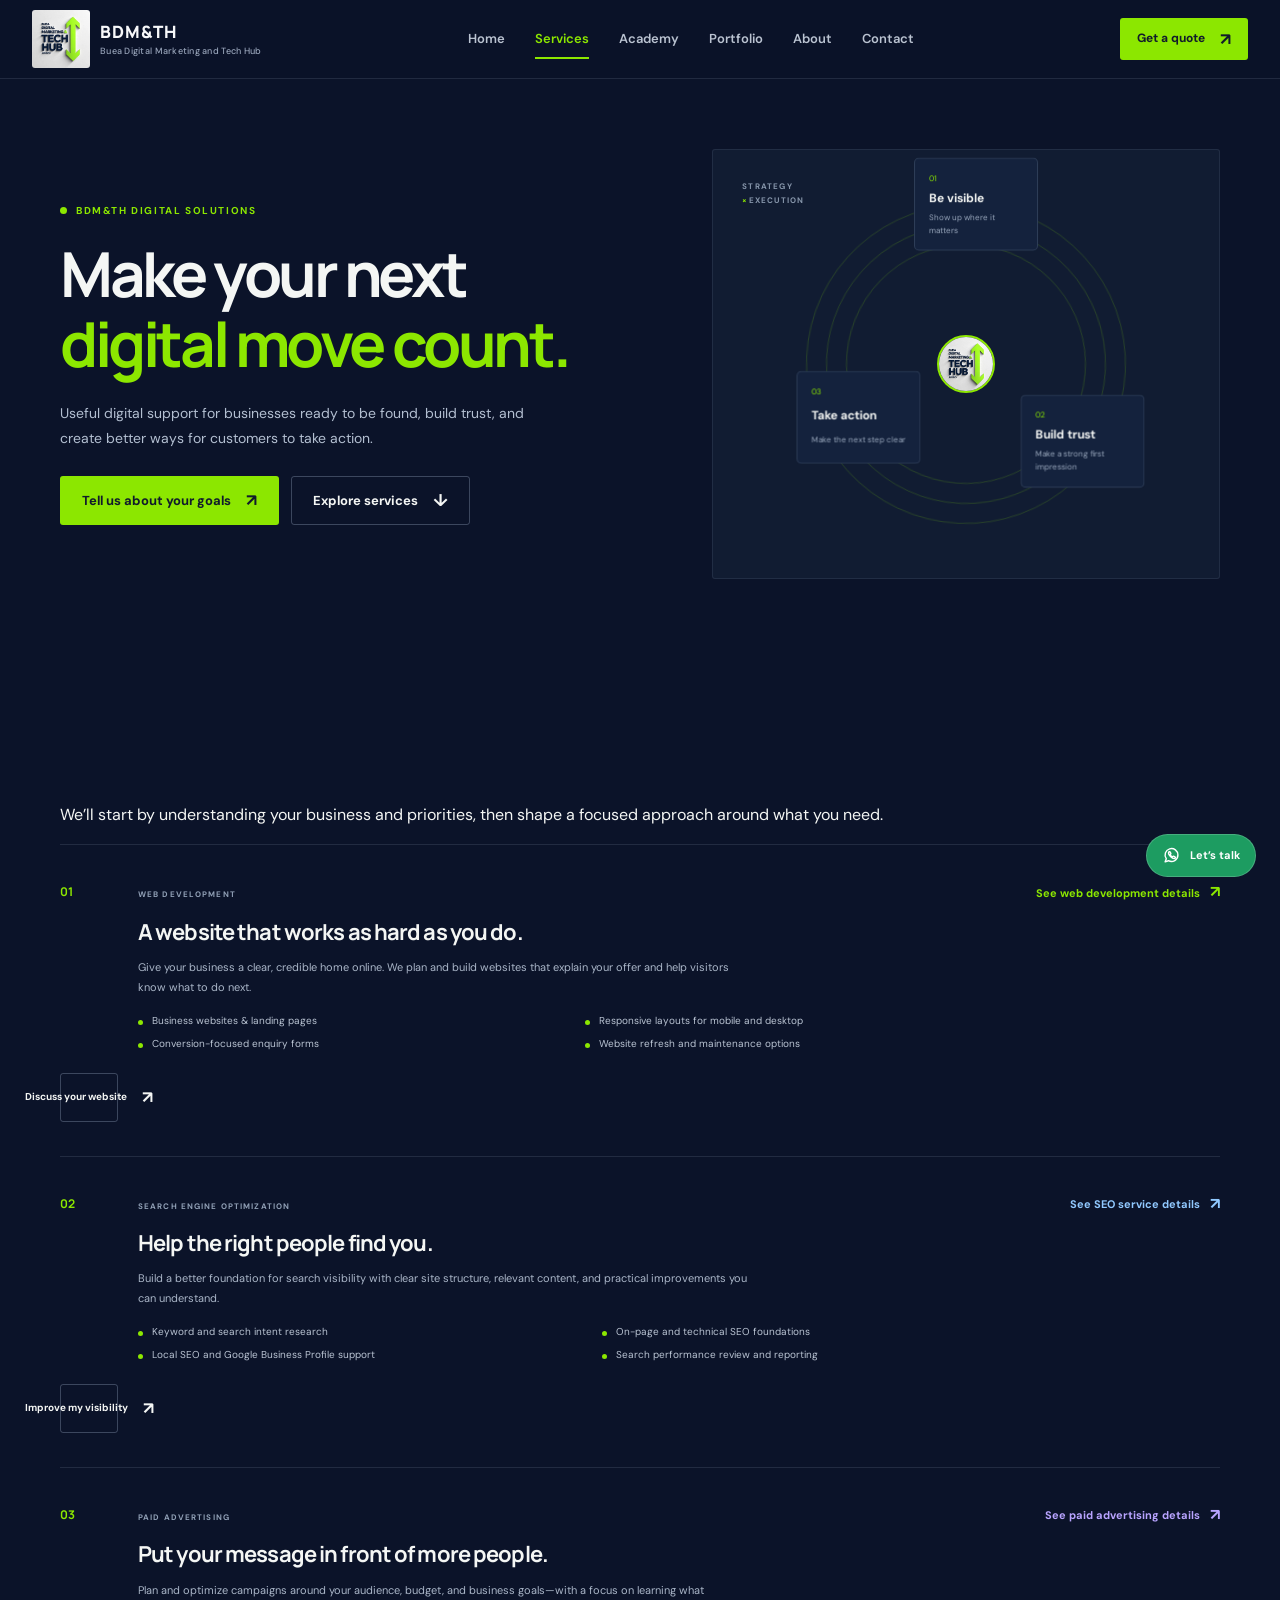
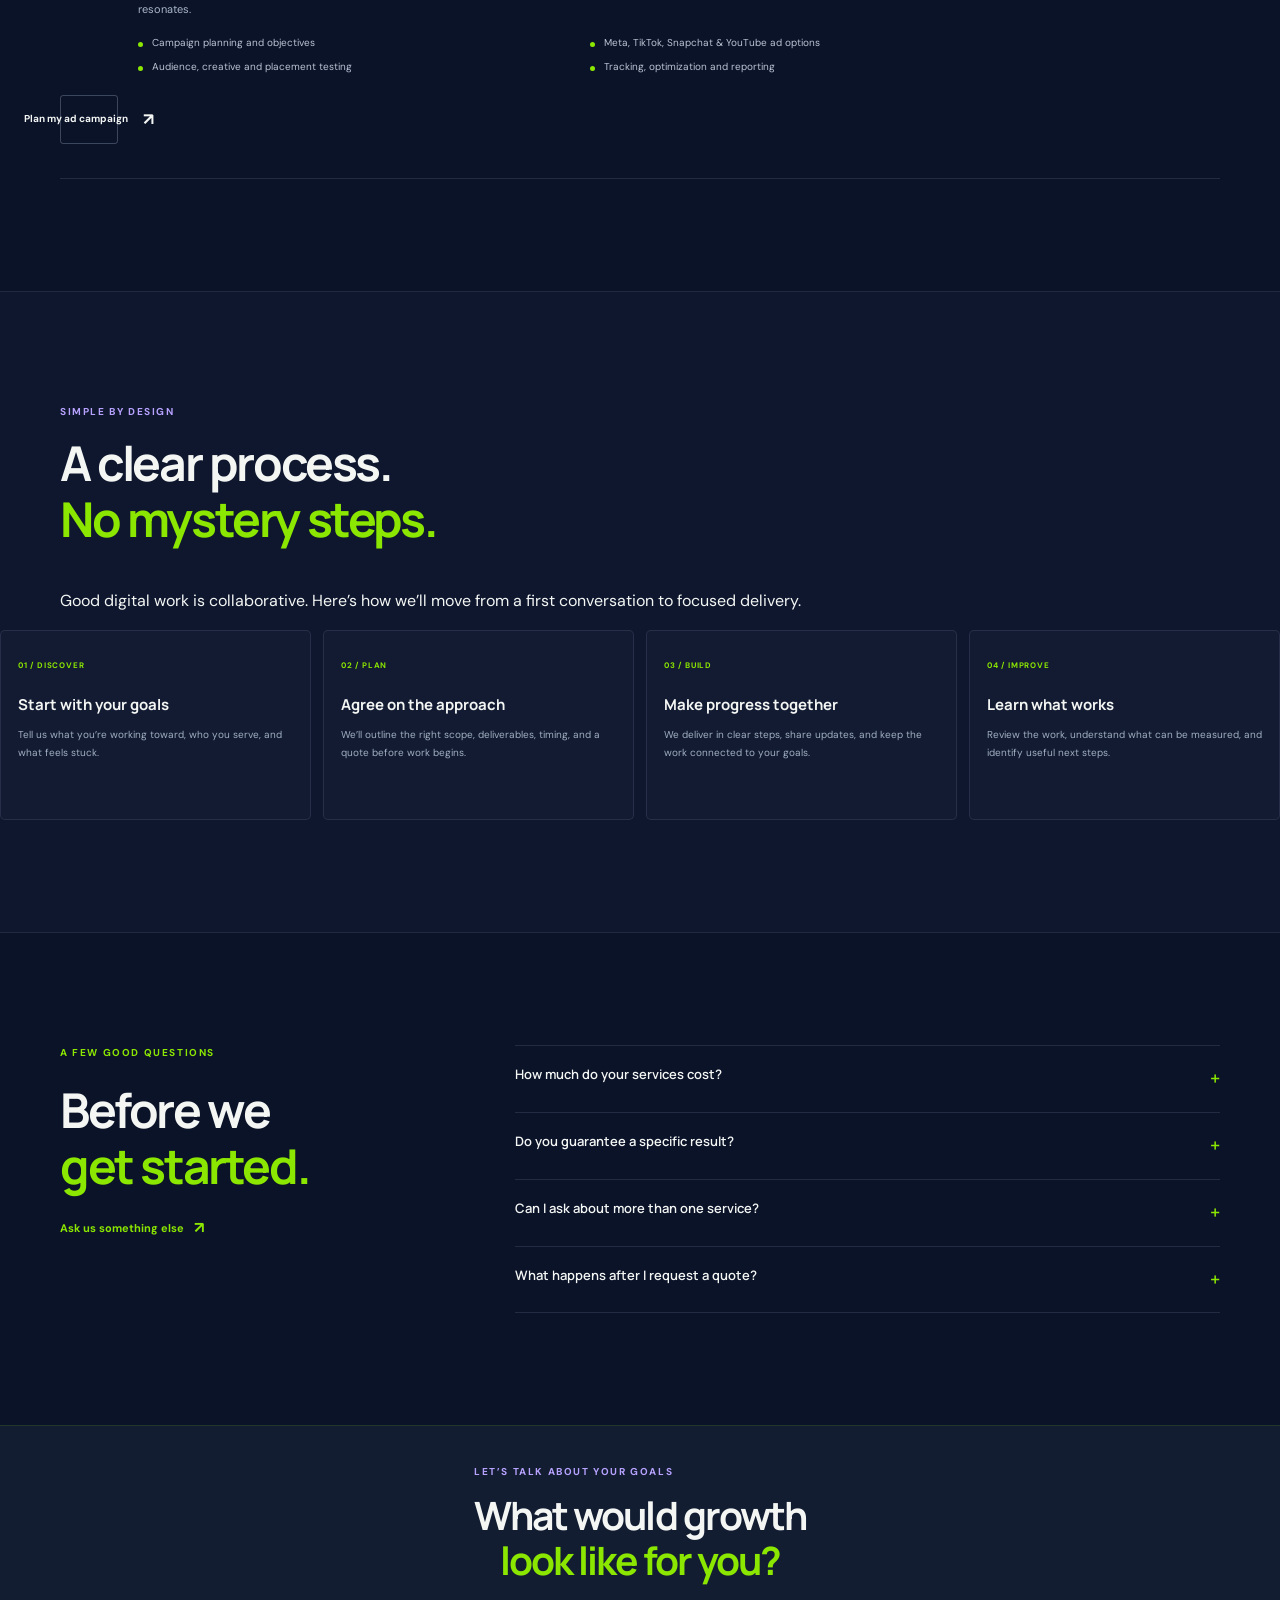
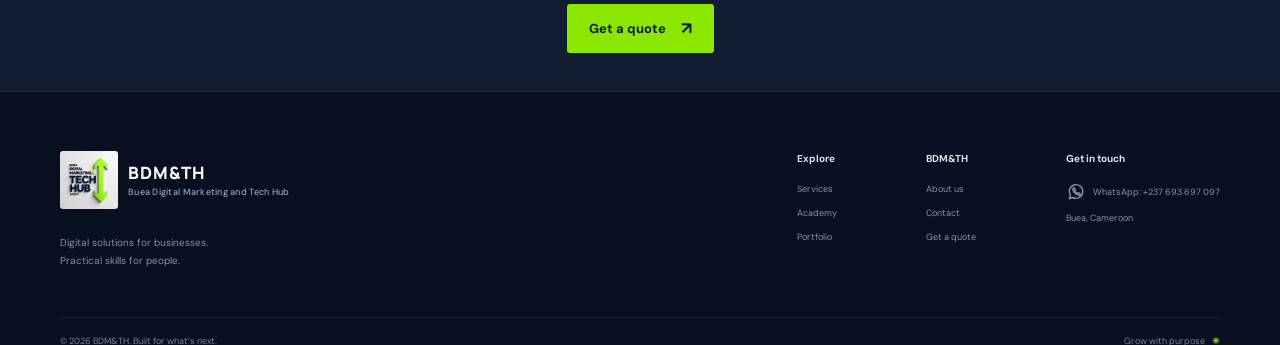
<file: business.html>
<!DOCTYPE html>
<html lang="en">
    <head>
        <!-- This older page address forwards visitors to the main services page. -->
        <meta charset="UTF-8">
        <meta name="viewport" content="width=device-width, initial-scale=1">
        <meta http-equiv="refresh" content="0; url=services.html">
        <title>
            BDM&TH Digital Solutions
        </title>
        <link rel="canonical" href="services.html">
    </head>
    <body>
        <!-- This message remains available if the automatic redirect is disabled. -->
        <p>
            BDM&TH business services have moved.
            <a href="services.html">
                Explore BDM&TH Digital Solutions
            </a>
            .
        </p>
    </body>
</html>
</file>
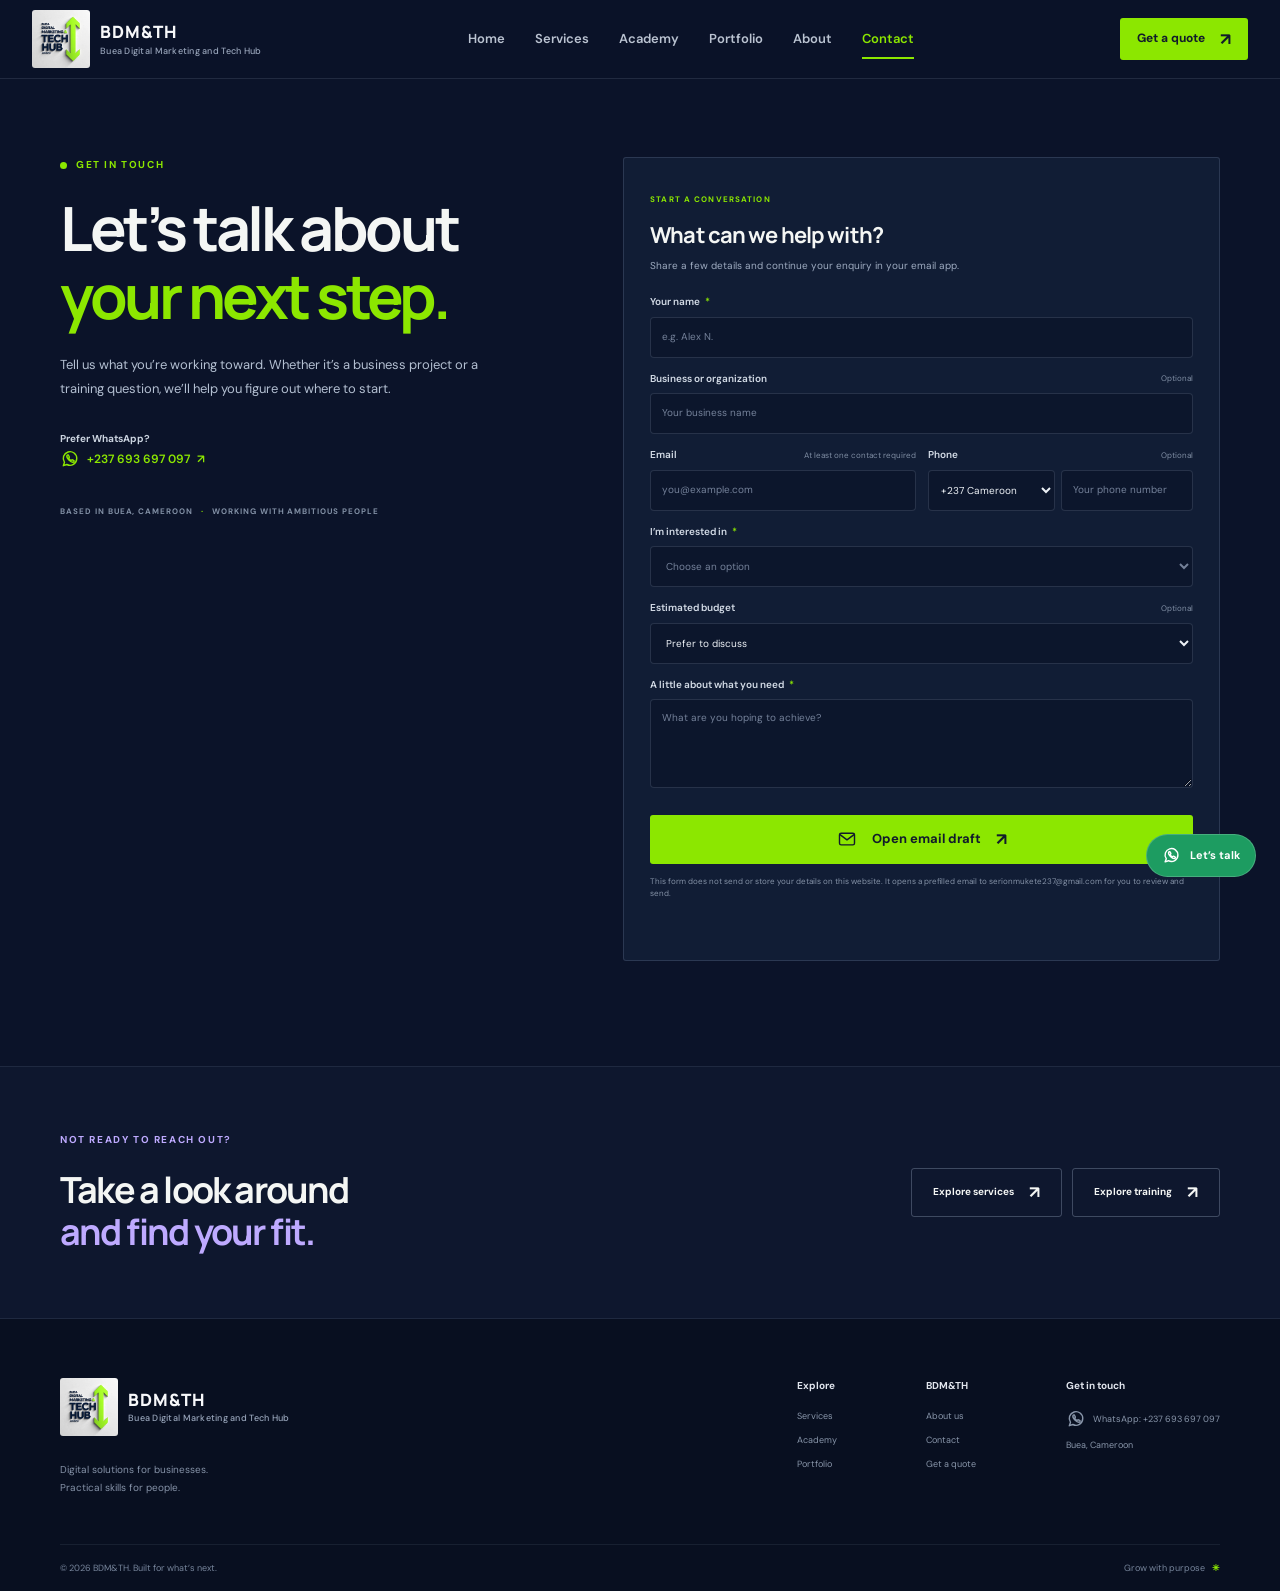
<file: contact.html>
<!DOCTYPE html>
<html lang="en">
    <head>
        <meta charset="UTF-8">
        <meta name="viewport" content="width=device-width, initial-scale=1">
        <meta name="description" content="Contact BDM&TH about a business project or practical digital skills training.">
        <meta name="theme-color" content="#0b1329">
        <title>
            Contact BDM&TH | Talk about your next step
        </title>
        <link rel="preconnect" href="https://fonts.googleapis.com">
        <link rel="preconnect" href="https://fonts.gstatic.com" crossorigin>
        <link href="https://fonts.googleapis.com/css2?family=DM+Sans:wght@400;500;600;700&family=Manrope:wght@400;500;600;700;800&display=swap" rel="stylesheet">
        <link rel="stylesheet" href="style.css">
        <script src="main.js" defer>
        </script>
    </head>
    <body>
        <!-- The skip link lets keyboard users jump directly to the page content. -->
        <a class="skip-link" href="#main">
            Skip to content
        </a>
        <!-- The shared header contains the BDM&TH brand, main navigation, and quote button. -->
        <header class="site-header">
            <div class="header-inner">
                <a class="brand" href="" aria-label="BDM&TH home">
                    <img class="brand-logo" src="images/logo.svg.jpg" alt="">
                    <span class="brand-name">BDM&TH<small>Buea Digital Marketing and Tech Hub</small></span>
                </a>
                <!-- This button opens and closes the main links on smaller screens. -->
                <button
                    class="menu-toggle"
                    type="button"
                    aria-label="Open navigation"
                    aria-expanded="false"
                    aria-controls="primary-nav"
                >
                    <span></span><span></span>
                </button>
                <!-- These links connect the main pages and collapse into the mobile menu when needed. -->
                <nav class="primary-nav" id="primary-nav" aria-label="Main navigation">
                    <a href="index.html">
                        Home
                    </a>
                    <a href="services.html">
                        Services
                    </a>
                    <a href="academy.html">
                        Academy
                    </a>
                    <a href="portfolio.html">
                        Portfolio
                    </a>
                    <a href="about.html">
                        About
                    </a>
                    <a href="contact.html" aria-current="page">
                        Contact
                    </a>
                </nav>
                <a class="button button-small button-lime header-quote" href="#quote">
                    Get a quote <span>↗</span>
                </a>
            </div>
        </header>
        <!-- Main page content: the sections below explain this page and its next steps. -->
        <main id="main">
            <!-- This section explains how to contact BDM&TH and contains the project enquiry form. -->
            <section class="contact-intro section-wrap">
                <div>
                    <p class="eyebrow">
                        <span class="eyebrow-dot"></span>Get in touch
                    </p>
                    <h1>
                        Let’s talk about<br><span>your next step.</span>
                    </h1>
                    <p class="page-intro">
                        Tell us what you’re working toward. Whether it’s a business project or a training question, we’ll help you figure out where to start.
                    </p>
                    <div class="contact-direct">
                        <div>
                            <b>Prefer WhatsApp?</b>
                            <a
                                href="https://wa.me/237693697097?text=Hello%20BDM&TH%2C%20I%27d%20like%20to%20discuss%20my%20next%20step."
                                target="_blank"
                                rel="noopener noreferrer"
                                aria-label="Contact BDM&TH on WhatsApp at +237 693 697 097"
                            >
                                <svg class="whatsapp-icon" viewBox="0 0 24 24" aria-hidden="true" focusable="false">
                                    <path d="M20.1 11.5a8.1 8.1 0 0 1-11.9 7.1L4 20l1.4-4A8.1 8.1 0 1 1 20.1 11.5Z"></path>
                                    <path d="M8.4 7.9c.2-.5.5-.7.9-.7h.6c.2 0 .4.2.5.5l.8 1.8c.1.3 0 .5-.2.7l-.7.8c.6 1.2 1.6 2.2 2.8 2.8l.8-.7c.2-.2.5-.3.7-.2l1.8.8c.3.1.5.3.5.5v.6c0 .4-.3.7-.7.9-1.2.5-3.4-.4-5.5-2.5S7.9 9.1 8.4 7.9Z"></path>
                                </svg>
                                <span>+237 693 697 097</span>
                                <span aria-hidden="true">↗</span>
                            </a>
                        </div>
                    </div>
                    <p class="contact-location">
                        BASED IN BUEA, CAMEROON <span>·</span> WORKING WITH AMBITIOUS PEOPLE
                    </p>
                </div>
                <!-- The form prepares an email draft for the visitor to send to BDM&TH. -->
                <form class="enquiry-form" id="quote" data-email-form>
                    <div class="form-heading">
                        <span class="form-kicker">START A CONVERSATION</span>
                        <h2>
                            What can we help with?
                        </h2>
                        <p>
                            Share a few details and continue your enquiry in your email app.
                        </p>
                    </div>
                    <label for="name">
                        Your name <span>*</span>
                    </label>
                    <input id="name" name="name" type="text" autocomplete="name" placeholder="e.g. Alex N." required>
                    <label for="business">
                        Business or organization <small>Optional</small>
                    </label>
                    <input
                        id="business"
                        name="business"
                        type="text"
                        autocomplete="organization"
                        placeholder="Your business name"
                    >
                    <div class="form-row">
                        <div>
                            <label for="email">
                                Email <small>At least one contact required</small>
                            </label>
                            <input id="email" name="email" type="email" autocomplete="email" placeholder="you@example.com">
                        </div>
                        <div>
                            <label for="phone">
                                Phone <small>Optional</small>
                            </label>
                            <div class="phone-input-group">
                                <input id="phone" name="phone" type="tel" autocomplete="tel-national" placeholder="Your phone number">
                            </div>
                        </div>
                    </div>
                    <label for="country">
                        Country <small>Optional</small>
                    </label>
                    <select id="country" name="country" autocomplete="country-name">
                        <option value="">
                            Select your country
                        </option>
                        <option>Afghanistan</option>
                        <option>Albania</option>
                        <option>Algeria</option>
                        <option>Andorra</option>
                        <option>Angola</option>
                        <option>Antigua and Barbuda</option>
                        <option>Argentina</option>
                        <option>Armenia</option>
                        <option>Australia</option>
                        <option>Austria</option>
                        <option>Azerbaijan</option>
                        <option>Bahamas</option>
                        <option>Bahrain</option>
                        <option>Bangladesh</option>
                        <option>Barbados</option>
                        <option>Belarus</option>
                        <option>Belgium</option>
                        <option>Belize</option>
                        <option>Benin</option>
                        <option>Bhutan</option>
                        <option>Bolivia</option>
                        <option>Bosnia and Herzegovina</option>
                        <option>Botswana</option>
                        <option>Brazil</option>
                        <option>Brunei</option>
                        <option>Bulgaria</option>
                        <option>Burkina Faso</option>
                        <option>Burundi</option>
                        <option>Cabo Verde</option>
                        <option>Cambodia</option>
                        <option>Cameroon</option>
                        <option>Canada</option>
                        <option>Central African Republic</option>
                        <option>Chad</option>
                        <option>Chile</option>
                        <option>China</option>
                        <option>Colombia</option>
                        <option>Comoros</option>
                        <option>Congo</option>
                        <option>Costa Rica</option>
                        <option>Côte d’Ivoire</option>
                        <option>Croatia</option>
                        <option>Cuba</option>
                        <option>Cyprus</option>
                        <option>Czechia</option>
                        <option>Democratic Republic of the Congo</option>
                        <option>Denmark</option>
                        <option>Djibouti</option>
                        <option>Dominica</option>
                        <option>Dominican Republic</option>
                        <option>Ecuador</option>
                        <option>Egypt</option>
                        <option>El Salvador</option>
                        <option>Equatorial Guinea</option>
                        <option>Eritrea</option>
                        <option>Estonia</option>
                        <option>Eswatini</option>
                        <option>Ethiopia</option>
                        <option>Fiji</option>
                        <option>Finland</option>
                        <option>France</option>
                        <option>Gabon</option>
                        <option>Gambia</option>
                        <option>Georgia</option>
                        <option>Germany</option>
                        <option>Ghana</option>
                        <option>Greece</option>
                        <option>Grenada</option>
                        <option>Guatemala</option>
                        <option>Guinea</option>
                        <option>Guinea-Bissau</option>
                        <option>Guyana</option>
                        <option>Haiti</option>
                        <option>Honduras</option>
                        <option>Hungary</option>
                        <option>Iceland</option>
                        <option>India</option>
                        <option>Indonesia</option>
                        <option>Iran</option>
                        <option>Iraq</option>
                        <option>Ireland</option>
                        <option>Israel</option>
                        <option>Italy</option>
                        <option>Jamaica</option>
                        <option>Japan</option>
                        <option>Jordan</option>
                        <option>Kazakhstan</option>
                        <option>Kenya</option>
                        <option>Kiribati</option>
                        <option>Kuwait</option>
                        <option>Kyrgyzstan</option>
                        <option>Laos</option>
                        <option>Latvia</option>
                        <option>Lebanon</option>
                        <option>Lesotho</option>
                        <option>Liberia</option>
                        <option>Libya</option>
                        <option>Liechtenstein</option>
                        <option>Lithuania</option>
                        <option>Luxembourg</option>
                        <option>Madagascar</option>
                        <option>Malawi</option>
                        <option>Malaysia</option>
                        <option>Maldives</option>
                        <option>Mali</option>
                        <option>Malta</option>
                        <option>Marshall Islands</option>
                        <option>Mauritania</option>
                        <option>Mauritius</option>
                        <option>Mexico</option>
                        <option>Micronesia</option>
                        <option>Moldova</option>
                        <option>Monaco</option>
                        <option>Mongolia</option>
                        <option>Montenegro</option>
                        <option>Morocco</option>
                        <option>Mozambique</option>
                        <option>Myanmar</option>
                        <option>Namibia</option>
                        <option>Nauru</option>
                        <option>Nepal</option>
                        <option>Netherlands</option>
                        <option>New Zealand</option>
                        <option>Nicaragua</option>
                        <option>Niger</option>
                        <option>Nigeria</option>
                        <option>North Korea</option>
                        <option>North Macedonia</option>
                        <option>Norway</option>
                        <option>Oman</option>
                        <option>Pakistan</option>
                        <option>Palau</option>
                        <option>Palestine</option>
                        <option>Panama</option>
                        <option>Papua New Guinea</option>
                        <option>Paraguay</option>
                        <option>Peru</option>
                        <option>Philippines</option>
                        <option>Poland</option>
                        <option>Portugal</option>
                        <option>Qatar</option>
                        <option>Romania</option>
                        <option>Russia</option>
                        <option>Rwanda</option>
                        <option>Saint Kitts and Nevis</option>
                        <option>Saint Lucia</option>
                        <option>Saint Vincent and the Grenadines</option>
                        <option>Samoa</option>
                        <option>San Marino</option>
                        <option>Sao Tome and Principe</option>
                        <option>Saudi Arabia</option>
                        <option>Senegal</option>
                        <option>Serbia</option>
                        <option>Seychelles</option>
                        <option>Sierra Leone</option>
                        <option>Singapore</option>
                        <option>Slovakia</option>
                        <option>Slovenia</option>
                        <option>Solomon Islands</option>
                        <option>Somalia</option>
                        <option>South Africa</option>
                        <option>South Korea</option>
                        <option>South Sudan</option>
                        <option>Spain</option>
                        <option>Sri Lanka</option>
                        <option>Sudan</option>
                        <option>Suriname</option>
                        <option>Sweden</option>
                        <option>Switzerland</option>
                        <option>Syria</option>
                        <option>Taiwan</option>
                        <option>Tajikistan</option>
                        <option>Tanzania</option>
                        <option>Thailand</option>
                        <option>Timor-Leste</option>
                        <option>Togo</option>
                        <option>Tonga</option>
                        <option>Trinidad and Tobago</option>
                        <option>Tunisia</option>
                        <option>Türkiye</option>
                        <option>Turkmenistan</option>
                        <option>Tuvalu</option>
                        <option>Uganda</option>
                        <option>Ukraine</option>
                        <option>United Arab Emirates</option>
                        <option>United Kingdom</option>
                        <option>United States</option>
                        <option>Uruguay</option>
                        <option>Uzbekistan</option>
                        <option>Vanuatu</option>
                        <option>Vatican City</option>
                        <option>Venezuela</option>
                        <option>Vietnam</option>
                        <option>Yemen</option>
                        <option>Zambia</option>
                        <option>Zimbabwe</option>
                    </select>
                    <label for="interest">
                        I’m interested in <span>*</span>
                    </label>
                    <select id="interest" name="interest" required>
                        <option value="">
                            Choose an option
                        </option>
                        <option value="Website development">
                            Website development
                        </option>
                        <option value="SEO and search visibility">
                            SEO and search visibility
                        </option>
                        <option value="Paid advertising">
                            Paid advertising
                        </option>
                        <option value="BDM&TH Academy training">
                            BDM&TH Academy training
                        </option>
                        <option value="Something else">
                            Something else
                        </option>
                    </select>
                    <label for="budget">
                        Estimated budget <small>Optional</small>
                    </label>
                    <select id="budget" name="budget">
                        <option value="">
                            Prefer to discuss
                        </option>
                        <option>
                            Under 100,000 XAF
                        </option>
                        <option>
                            100,000–300,000 XAF
                        </option>
                        <option>
                            300,000–750,000 XAF
                        </option>
                        <option>
                            750,000+ XAF
                        </option>
                    </select>
                    <label for="message">
                        A little about what you need <span>*</span>
                    </label>
                    <textarea
                        id="message"
                        name="message"
                        rows="4"
                        placeholder="What are you hoping to achieve?"
                        required
                    ></textarea>
                    <button class="button button-lime form-submit" type="submit">
                        <svg class="email-icon" viewBox="0 0 24 24" aria-hidden="true" focusable="false">
                            <rect x="3" y="5" width="18" height="14" rx="2"></rect>
                            <path d="m4 7 8 6 8-6"></path>
                        </svg>
                        Open email draft
                        <span aria-hidden="true">↗</span>
                    </button>
                    <p class="form-disclaimer">
                        This form does not send or store your details on this website. It opens a prefilled email to serionmukete237@gmail.com for you to review and send.
                    </p>
                    <p class="form-status" role="status" aria-live="polite">
                    </p>
                </form>
            </section>
            <!-- This section offers useful destinations for visitors who are not ready to enquire. -->
            <section class="contact-next">
                <div class="section-wrap contact-next-inner">
                    <div>
                        <p class="eyebrow eyebrow-light">
                            Not ready to reach out?
                        </p>
                        <h2>
                            Take a look around<br><span>and find your fit.</span>
                        </h2>
                    </div>
                <div class="split-cta-actions">
                    <a class="button button-outline" href="services.html">
                        Explore services <span>↗</span>
                    </a>
                    <a class="button button-outline" href="academy.html">
                        Explore training <span>↗</span>
                    </a>
                </div>
                </div>
            </section>
        </main>
        <!-- The shared footer repeats key links and BDM&TH contact details on every page. -->
        <footer class="site-footer">
            <div class="section-wrap footer-main">
                <div class="footer-brand">
                    <a class="brand" href="">
                        <img class="brand-logo" src="images/logo.svg.jpg" alt="">
                        <span class="brand-name">BDM&TH<small>Buea Digital Marketing and Tech Hub</small></span>
                    </a>
                    <p>
                        Digital solutions for businesses.<br>Practical skills for people.
                    </p>
                </div>
                <div class="footer-links">
                    <div>
                        <b>Explore</b>
                        <a href="services.html">Services</a>
                        <a href="academy.html">Academy</a>
                        <a href="portfolio.html">Portfolio</a>
                    </div>
                    <div>
                        <b>BDM&TH</b>
                        <a href="about.html">About us</a>
                        <a href="contact.html">Contact</a>
                        <a href="#quote">Get a quote</a>
                    </div>
                    <div>
                        <b>Get in touch</b>
                        <a href="https://wa.me/237693697097" target="_blank" rel="noopener noreferrer">
                            <svg class="whatsapp-icon" viewBox="0 0 24 24" aria-hidden="true" focusable="false">
                                <path d="M20.1 11.5a8.1 8.1 0 0 1-11.9 7.1L4 20l1.4-4A8.1 8.1 0 1 1 20.1 11.5Z"></path>
                                <path d="M8.4 7.9c.2-.5.5-.7.9-.7h.6c.2 0 .4.2.5.5l.8 1.8c.1.3 0 .5-.2.7l-.7.8c.6 1.2 1.6 2.2 2.8 2.8l.8-.7c.2-.2.5-.3.7-.2l1.8.8c.3.1.5.3.5.5v.6c0 .4-.3.7-.7.9-1.2.5-3.4-.4-5.5-2.5S7.9 9.1 8.4 7.9Z"></path>
                            </svg>
                            <span>WhatsApp: +237 693 697 097</span>
                        </a>
                        <span>Buea, Cameroon</span>
                    </div>
                </div>
            </div>
            <div class="section-wrap footer-bottom">
                <span>© <span data-year>2026</span> BDM&TH. Built for what’s next.</span>
                <span>Grow with purpose <b>✳</b></span>
            </div>
        </footer>
        <!-- This floating button opens WhatsApp with a page-specific message. -->
        <a
            class="whatsapp-float"
            href="https://wa.me/237693697097?text=Hello%20BDM&TH%2C%20I%27d%20like%20to%20discuss%20my%20next%20step."
            data-whatsapp-message="Hello BDM&TH, I'd like to discuss my next step."
            target="_blank"
            rel="noopener noreferrer"
            aria-label="Chat with BDM&TH on WhatsApp"
        >
            <svg class="whatsapp-icon" viewBox="0 0 24 24" aria-hidden="true" focusable="false">
                <path d="M20.1 11.5a8.1 8.1 0 0 1-11.9 7.1L4 20l1.4-4A8.1 8.1 0 1 1 20.1 11.5Z"></path>
                <path d="M8.4 7.9c.2-.5.5-.7.9-.7h.6c.2 0 .4.2.5.5l.8 1.8c.1.3 0 .5-.2.7l-.7.8c.6 1.2 1.6 2.2 2.8 2.8l.8-.7c.2-.2.5-.3.7-.2l1.8.8c.3.1.5.3.5.5v.6c0 .4-.3.7-.7.9-1.2.5-3.4-.4-5.5-2.5S7.9 9.1 8.4 7.9Z"></path>
            </svg>
            <span class="whatsapp-label">Let’s talk</span>
        </a>
    </body>
</html>
</file>
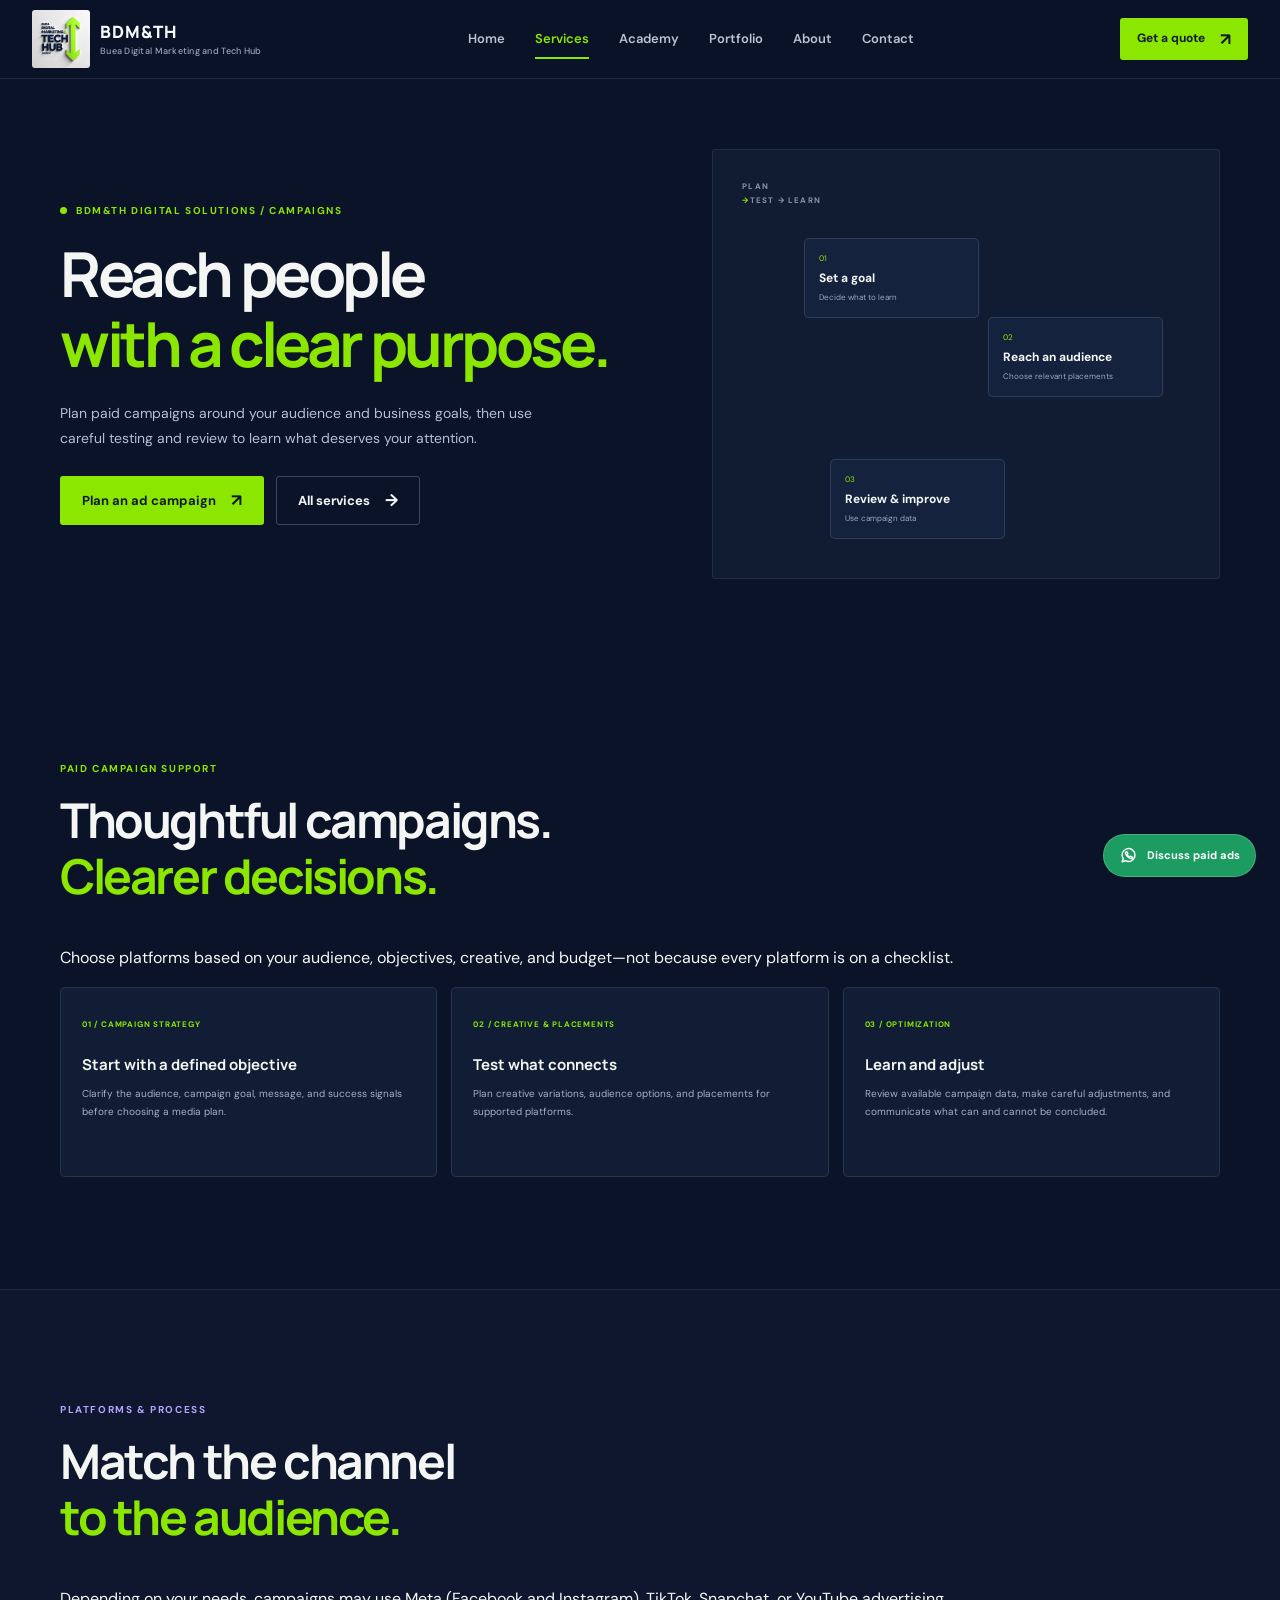
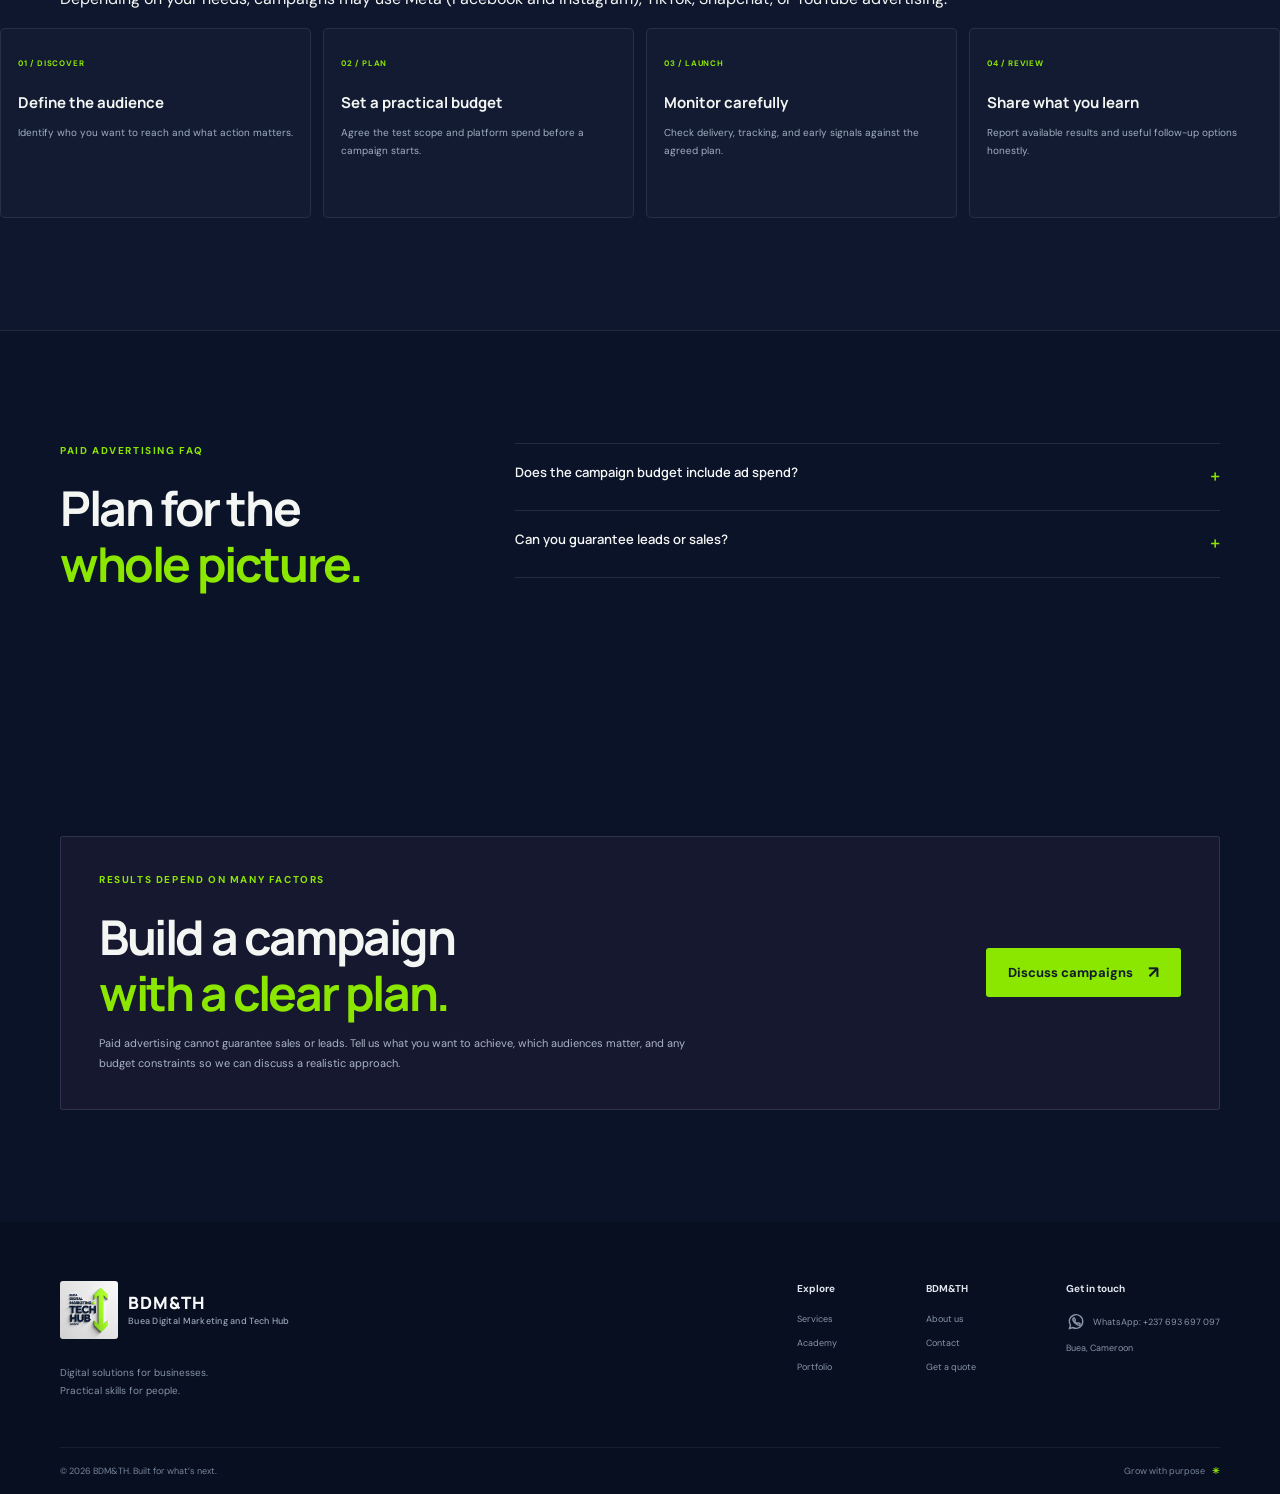
<file: paid-advertising.html>
<!DOCTYPE html>
<html lang="en">
    <head>
        <meta charset="UTF-8">
        <meta name="viewport" content="width=device-width, initial-scale=1">
        <meta name="description" content="Plan paid campaigns with BDM&TH across Meta, TikTok, Snapchat, and YouTube, with clear goals and careful optimization.">
        <meta name="theme-color" content="#0b1329">
        <title>
            Paid Advertising & Campaigns | BDM&TH
        </title>
        <link rel="preconnect" href="https://fonts.googleapis.com">
        <link rel="preconnect" href="https://fonts.gstatic.com" crossorigin>
        <link href="https://fonts.googleapis.com/css2?family=DM+Sans:wght@400;500;600;700&family=Manrope:wght@400;500;600;700;800&display=swap" rel="stylesheet">
        <link rel="stylesheet" href="style.css">
        <script src="main.js" defer>
        </script>
    </head>
    <body>
        <!-- The skip link lets keyboard users jump directly to the page content. -->
        <a class="skip-link" href="#main">
            Skip to content
        </a>
        <!-- The shared header contains the BDM&TH brand, main navigation, and quote button. -->
        <header class="site-header">
            <div class="header-inner">
                <a class="brand" href="index.html" aria-label="BDM&TH home">
                    <img class="brand-logo" src="images/logo.svg.jpg" alt="">
                    <span class="brand-name">BDM&TH<small>Buea Digital Marketing and Tech Hub</small></span>
                </a>
                <!-- This button opens and closes the main links on smaller screens. -->
                <button
                    class="menu-toggle"
                    type="button"
                    aria-label="Open navigation"
                    aria-expanded="false"
                    aria-controls="primary-nav"
                >
                    <span></span><span></span>
                </button>
                <!-- These links connect the main pages and collapse into the mobile menu when needed. -->
                <nav class="primary-nav" id="primary-nav" aria-label="Main navigation">
                    <a href="index.html">
                        Home
                    </a>
                    <a href="services.html" aria-current="page">
                        Services
                    </a>
                    <a href="academy.html">
                        Academy
                    </a>
                    <a href="portfolio.html">
                        Portfolio
                    </a>
                    <a href="about.html">
                        About
                    </a>
                    <a href="contact.html">
                        Contact
                    </a>
                </nav>
                <a class="button button-small button-lime header-quote" href="contact.html?service=advertising#quote">
                    Get a quote <span>↗</span>
                </a>
            </div>
        </header>
        <!-- Main page content: the sections below explain this page and its next steps. -->
        <main id="main">
            <!-- This opening section introduces the page topic and provides its main next step. -->
            <section class="page-hero section-wrap">
                <div>
                    <p class="eyebrow">
                        <span class="eyebrow-dot"></span>BDM&TH Digital Solutions / Campaigns
                    </p>
                    <h1>
                        Reach people<br><span>with a clear purpose.</span>
                    </h1>
                    <p class="page-intro">
                        Plan paid campaigns around your audience and business goals, then use careful testing and review to learn what deserves your attention.
                    </p>
                    <div class="hero-actions">
                        <a class="button button-lime" href="contact.html?service=advertising#quote">
                            Plan an ad campaign <span>↗</span>
                        </a>
                        <a class="button button-outline" href="services.html">
                            All services <span>→</span>
                        </a>
                    </div>
                </div>
                <div class="page-hero-art services-art">
                    <div class="art-ring">
                    </div>
                    <div class="art-label">
                        PLAN<br><b>→</b>TEST → LEARN
                    </div>
                    <div class="art-card art-card-one">
                        <span>01</span><b>Set a goal</b><small>Decide what to learn</small>
                    </div>
                    <div class="art-card art-card-two">
                        <span>02</span><b>Reach an audience</b><small>Choose relevant placements</small>
                    </div>
                    <div class="art-card art-card-three">
                        <span>03</span><b>Review & improve</b><small>Use campaign data</small>
                    </div>
                </div>
            </section>
            <!-- These cards explain the campaign planning and optimization work BDM&TH can discuss. -->
            <section class="section-wrap section-pad">
                <div class="section-heading">
                    <div>
                        <p class="eyebrow">
                            Paid campaign support
                        </p>
                        <h2>
                            Thoughtful campaigns.<br><span>Clearer decisions.</span>
                        </h2>
                    </div>
                </div>
                <p>
                    Choose platforms based on your audience, objectives, creative, and budget—not because every platform is on a checklist.
                </p>
                <div class="detail-grid">
                    <article>
                        <span>01 / CAMPAIGN STRATEGY</span>
                        <h3>
                            Start with a defined objective
                        </h3>
                        <p>
                            Clarify the audience, campaign goal, message, and success signals before choosing a media plan.
                        </p>
                    </article>
                    <article>
                        <span>02 / CREATIVE & PLACEMENTS</span>
                        <h3>
                            Test what connects
                        </h3>
                        <p>
                            Plan creative variations, audience options, and placements for supported platforms.
                        </p>
                    </article>
                    <article>
                        <span>03 / OPTIMIZATION</span>
                        <h3>
                            Learn and adjust
                        </h3>
                        <p>
                            Review available campaign data, make careful adjustments, and communicate what can and cannot be concluded.
                        </p>
                    </article>
                </div>
            </section>
            <!-- This section explains the practical steps used to plan and deliver the work. -->
            <section class="process-section section-pad">
                <div class="section-wrap">
                    <div class="section-heading">
                        <div>
                            <p class="eyebrow eyebrow-light">
                                Platforms & process
                            </p>
                            <h2>
                                Match the channel<br><span>to the audience.</span>
                            </h2>
                        </div>
                    </div>
                    <p>
                        Depending on your needs, campaigns may use Meta (Facebook and Instagram), TikTok, Snapchat, or YouTube advertising.
                    </p>
                </div>
                <div class="process-grid">
                    <article>
                        <span>01 / DISCOVER</span>
                        <h3>
                            Define the audience
                        </h3>
                        <p>
                            Identify who you want to reach and what action matters.
                        </p>
                    </article>
                    <article>
                        <span>02 / PLAN</span>
                        <h3>
                            Set a practical budget
                        </h3>
                        <p>
                            Agree the test scope and platform spend before a campaign starts.
                        </p>
                    </article>
                    <article>
                        <span>03 / LAUNCH</span>
                        <h3>
                            Monitor carefully
                        </h3>
                        <p>
                            Check delivery, tracking, and early signals against the agreed plan.
                        </p>
                    </article>
                    <article>
                        <span>04 / REVIEW</span>
                        <h3>
                            Share what you learn
                        </h3>
                        <p>
                            Report available results and useful follow-up options honestly.
                        </p>
                    </article>
                </div>
            </section>
            <!-- These expandable answers address common questions before someone gets in touch. -->
            <section class="faq-section section-wrap section-pad">
                <div class="faq-intro">
                    <p class="eyebrow">
                        Paid advertising FAQ
                    </p>
                    <h2>
                        Plan for the<br><span>whole picture.</span>
                    </h2>
                </div>
                <div class="faq-list">
                    <details>
                        <summary>
                            Does the campaign budget include ad spend?<span>+</span>
                        </summary>
                        <p>
                            Campaign management scope and advertising platform spend are separate items to clarify in your quote before a campaign begins.
                        </p>
                    </details>
                    <details>
                        <summary>
                            Can you guarantee leads or sales?<span>+</span>
                        </summary>
                        <p>
                            No. Campaign results depend on your offer, audience, creative, budget, market, and other factors. We focus on thoughtful setup, tracking, optimization, and honest reporting.
                        </p>
                    </details>
                </div>
            </section>
            <!-- This final call to action directs interested visitors to an advertising enquiry. -->
            <section class="section-wrap section-pad">
                <div class="enrol-box">
                    <div>
                        <p class="eyebrow">
                            Results depend on many factors
                        </p>
                        <h2>
                            Build a campaign<br><span>with a clear plan.</span>
                        </h2>
                        <p>
                            Paid advertising cannot guarantee sales or leads. Tell us what you want to achieve, which audiences matter, and any budget constraints so we can discuss a realistic approach.
                        </p>
                    </div>
                <a class="button button-lime" href="contact.html?service=advertising#quote">
                    Discuss campaigns <span>↗</span>
                </a>
                </div>
            </section>
        </main>
        <!-- The shared footer repeats key links and BDM&TH contact details on every page. -->
        <footer class="site-footer">
            <div class="section-wrap footer-main">
                <div class="footer-brand">
                    <a class="brand" href="index.html">
                        <img class="brand-logo" src="images/logo.svg.jpg" alt="">
                        <span class="brand-name">BDM&TH<small>Buea Digital Marketing and Tech Hub</small></span>
                    </a>
                    <p>
                        Digital solutions for businesses.<br>Practical skills for people.
                    </p>
                </div>
                <div class="footer-links">
                    <div>
                        <b>Explore</b>
                        <a href="services.html">Services</a>
                        <a href="academy.html">Academy</a>
                        <a href="portfolio.html">Portfolio</a>
                    </div>
                    <div>
                        <b>BDM&TH</b>
                        <a href="about.html">About us</a>
                        <a href="contact.html">Contact</a>
                        <a href="contact.html#quote">Get a quote</a>
                    </div>
                    <div>
                        <b>Get in touch</b>
                        <a href="https://wa.me/237693697097" target="_blank" rel="noopener noreferrer">
                            <svg class="whatsapp-icon" viewBox="0 0 24 24" aria-hidden="true" focusable="false">
                                <path d="M20.1 11.5a8.1 8.1 0 0 1-11.9 7.1L4 20l1.4-4A8.1 8.1 0 1 1 20.1 11.5Z"></path>
                                <path d="M8.4 7.9c.2-.5.5-.7.9-.7h.6c.2 0 .4.2.5.5l.8 1.8c.1.3 0 .5-.2.7l-.7.8c.6 1.2 1.6 2.2 2.8 2.8l.8-.7c.2-.2.5-.3.7-.2l1.8.8c.3.1.5.3.5.5v.6c0 .4-.3.7-.7.9-1.2.5-3.4-.4-5.5-2.5S7.9 9.1 8.4 7.9Z"></path>
                            </svg>
                            <span>WhatsApp: +237 693 697 097</span>
                        </a>
                        <span>Buea, Cameroon</span>
                    </div>
                </div>
            </div>
            <div class="section-wrap footer-bottom">
                <span>© <span data-year>2026</span> BDM&TH. Built for what’s next.</span>
                <span>Grow with purpose <b>✳</b></span>
            </div>
        </footer>
        <!-- This floating button opens WhatsApp with a page-specific message. -->
        <a
            class="whatsapp-float"
            href="https://wa.me/237693697097?text=Hello%20BDM&TH%2C%20I%27d%20like%20to%20discuss%20paid%20advertising."
            data-whatsapp-message="Hello BDM&TH, I'd like to learn more about your paid advertising services."
            target="_blank"
            rel="noopener noreferrer"
            aria-label="Discuss paid advertising with BDM&TH on WhatsApp"
        >
            <svg class="whatsapp-icon" viewBox="0 0 24 24" aria-hidden="true" focusable="false">
                <path d="M20.1 11.5a8.1 8.1 0 0 1-11.9 7.1L4 20l1.4-4A8.1 8.1 0 1 1 20.1 11.5Z"></path>
                <path d="M8.4 7.9c.2-.5.5-.7.9-.7h.6c.2 0 .4.2.5.5l.8 1.8c.1.3 0 .5-.2.7l-.7.8c.6 1.2 1.6 2.2 2.8 2.8l.8-.7c.2-.2.5-.3.7-.2l1.8.8c.3.1.5.3.5.5v.6c0 .4-.3.7-.7.9-1.2.5-3.4-.4-5.5-2.5S7.9 9.1 8.4 7.9Z"></path>
            </svg>
            <span class="whatsapp-label">Discuss paid ads</span>
        </a>
    </body>
</html>
</file>
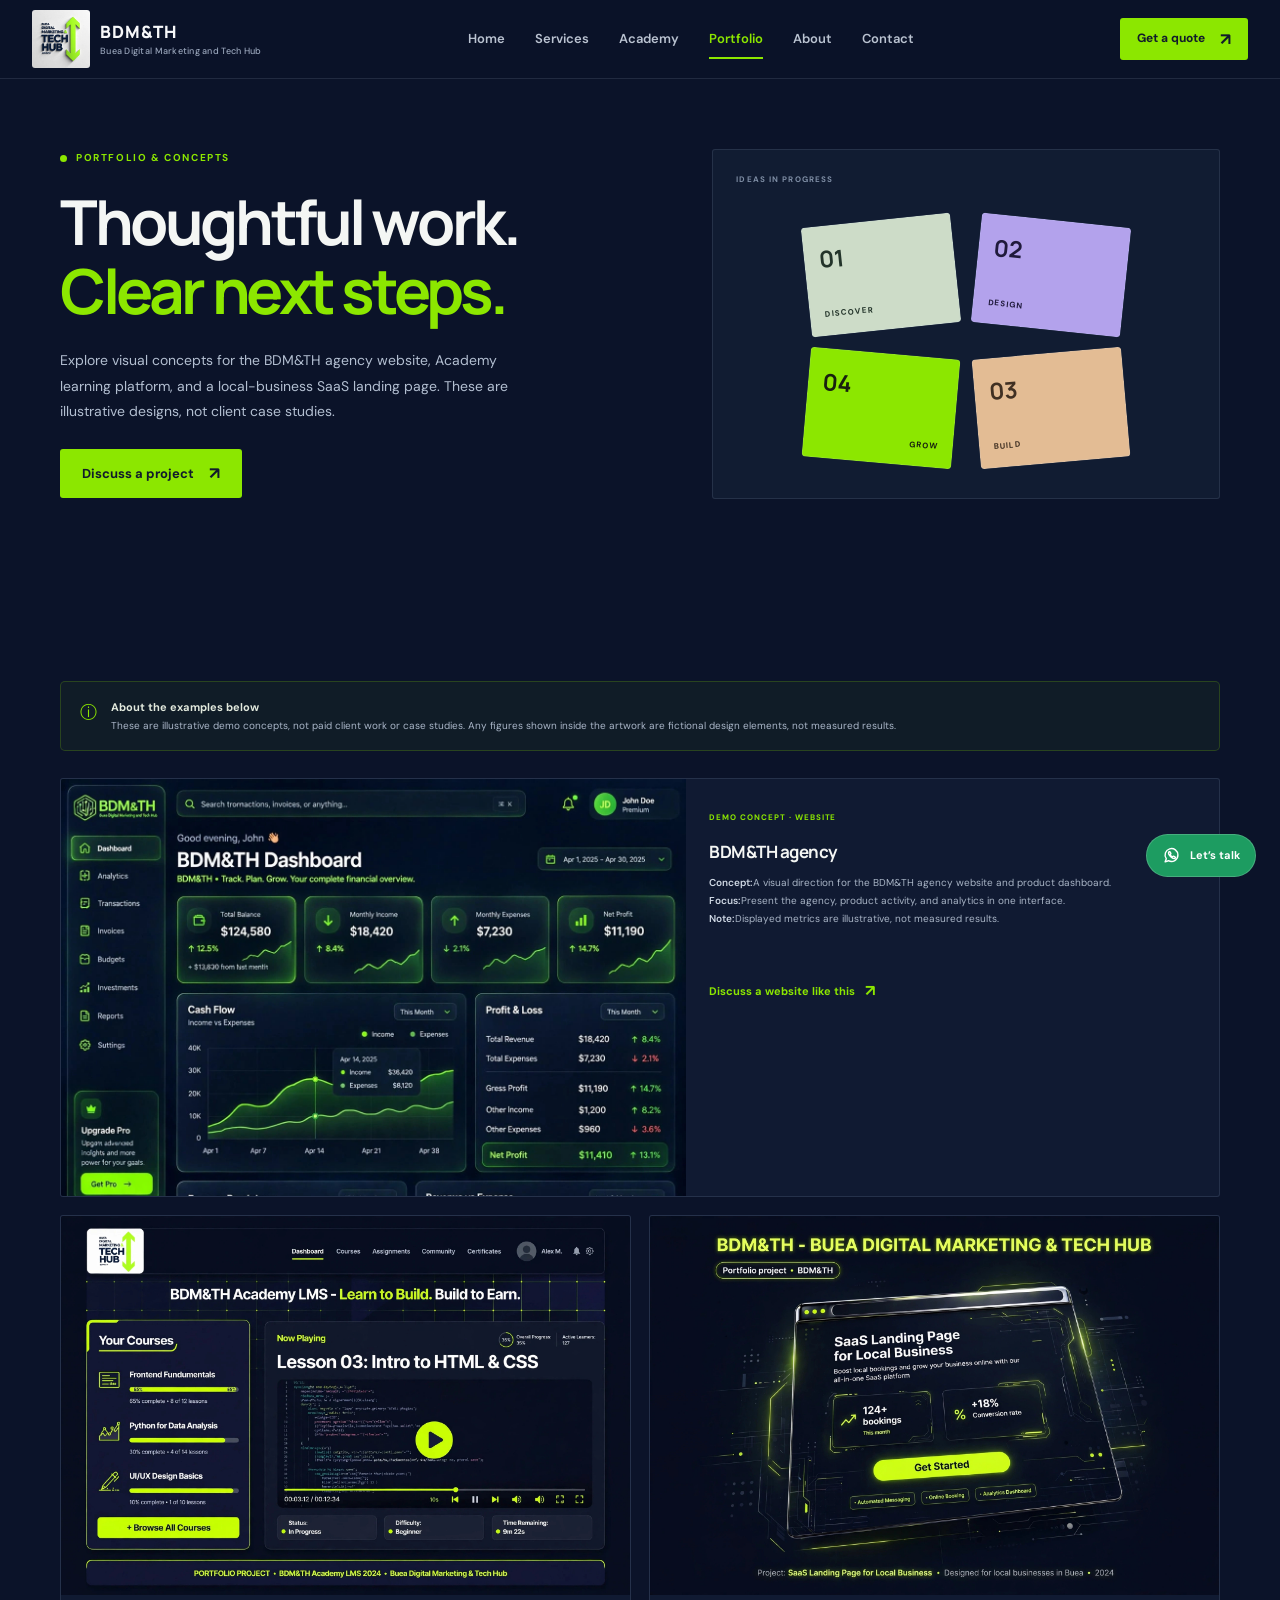
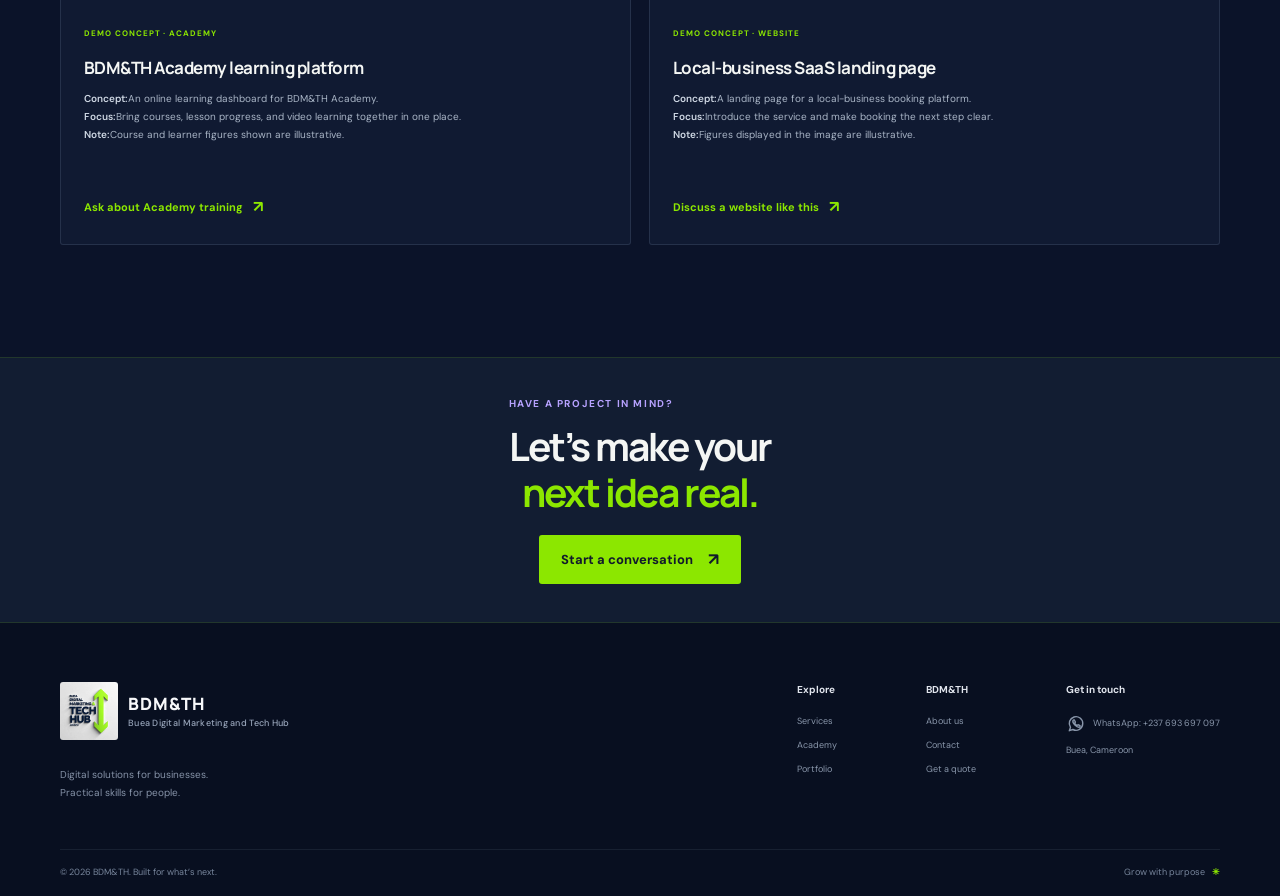
<file: portfolio.html>
<!DOCTYPE html>
<html lang="en">
    <head>
        <meta charset="UTF-8">
        <meta name="viewport" content="width=device-width, initial-scale=1">
        <meta name="description" content="Explore BDM&TH sample concepts and approach to websites and digital growth. Demo concepts are clearly identified and are not client case studies.">
        <meta name="theme-color" content="#0b1329">
        <title>
            Portfolio | BDM&TH concepts and work
        </title>
        <link rel="preconnect" href="https://fonts.googleapis.com">
        <link rel="preconnect" href="https://fonts.gstatic.com" crossorigin>
        <link href="https://fonts.googleapis.com/css2?family=DM+Sans:wght@400;500;600;700&family=Manrope:wght@400;500;600;700;800&display=swap" rel="stylesheet">
        <link rel="stylesheet" href="style.css">
        <script src="main.js" defer>
        </script>
    </head>
    <body>
        <!-- The skip link lets keyboard users jump directly to the page content. -->
        <a class="skip-link" href="#main">
            Skip to content
        </a>
        <!-- The shared header contains the BDM&TH brand, main navigation, and quote button. -->
        <header class="site-header">
            <div class="header-inner">
                <a class="brand" href="" aria-label="BDM&TH home">
                    <img class="brand-logo" src="images/logo.svg.jpg" alt="">
                    <span class="brand-name">BDM&TH<small>Buea Digital Marketing and Tech Hub</small></span>
                </a>
                <!-- This button opens and closes the main links on smaller screens. -->
                <button
                    class="menu-toggle"
                    type="button"
                    aria-label="Open navigation"
                    aria-expanded="false"
                    aria-controls="primary-nav">
                    <span></span><span></span>
                </button>
                <!-- These links connect the main pages and collapse into the mobile menu when needed. -->
                <nav class="primary-nav" id="primary-nav" aria-label="Main navigation">
                    <a href="index.html">
                        Home
                    </a>
                    <a href="services.html">
                        Services
                    </a>
                    <a href="academy.html">
                        Academy
                    </a>
                    <a href="portfolio.html" aria-current="page">
                        Portfolio
                    </a>
                    <a href="about.html">
                        About
                    </a>
                    <a href="contact.html">
                        Contact
                    </a>
                </nav>
                <a class="button button-small button-lime header-quote" href="contact.html#quote">
                    Get a quote <span>↗</span>
                </a>
            </div>
        </header>
        <!-- Main page content: the sections below explain this page and its next steps. -->
        <main id="main">
            <!-- This opening section introduces the page topic and provides its main next step. -->
            <section class="page-hero section-wrap portfolio-hero">
                <div>
                    <p class="eyebrow">
                        <span class="eyebrow-dot"></span>Portfolio & concepts
                    </p>
                    <h1>
                        Thoughtful work.<br><span>Clear next steps.</span>
                    </h1>
                    <p class="page-intro">
                        Explore visual concepts for the BDM&TH agency website, Academy learning platform, and a local-business SaaS landing page. These are illustrative designs, not client case studies.
                    </p>
                    <div class="hero-actions">
                        <a class="button button-lime" href="contact.html#quote">
                            Discuss a project <span>↗</span>
                        </a>
                    </div>
                </div>
                <div class="portfolio-hero-art">
                    <span class="portfolio-grid-label">IDEAS IN PROGRESS</span>
                    <div class="portfolio-tile tile-a">
                        <b>01</b><span>DISCOVER</span>
                    </div>
                    <div class="portfolio-tile tile-b">
                        <b>02</b><span>DESIGN</span>
                    </div>
                    <div class="portfolio-tile tile-c">
                        <b>03</b><span>BUILD</span>
                    </div>
                    <div class="portfolio-tile tile-d">
                        <b>04</b><span>GROW</span>
                    </div>
                </div>
            </section>
            <!-- Every example below is labelled as a demo so it is not mistaken for client work. -->
            <section class="section-wrap section-pad">
                <div class="portfolio-notice">
                    <span>ⓘ</span>
                    <p>
                        <b>About the examples below</b><br>These are illustrative demo concepts, not paid client work or case studies. Any figures shown inside the artwork are fictional design elements, not measured results.
                    </p>
                </div>
                <div class="portfolio-grid">
                    <article class="portfolio-card">
                        <div class="portfolio-preview">
                            <img src="images/dashboard.jpg" width="1920" height="1280" alt="BDM&TH agency website and MVP dashboard design concept">
                        </div>
                        <div class="portfolio-info">
                            <span class="concept-tag">DEMO CONCEPT · WEBSITE</span>
                            <h3>
                                BDM&TH agency
                            </h3>
                            <p>
                                <b>Concept:</b>A visual direction for the BDM&TH agency website and product dashboard.<br><b>Focus:</b>Present the agency, product activity, and analytics in one interface.<br><b>Note:</b>Displayed metrics are illustrative, not measured results.
                            </p>
                            <a href="contact.html?service=website#quote" class="text-link">
                                Discuss a website like this <span>↗</span>
                            </a>
                        </div>
                    </article>
                <article class="portfolio-card">
                    <div class="portfolio-preview">
                        <img src="images/lesson3.jpg" width="1920" height="1280" alt="BDM&TH Academy online learning platform and course dashboard design concept">
                    </div>
                    <div class="portfolio-info">
                        <span class="concept-tag">DEMO CONCEPT · ACADEMY</span>
                        <h3>
                            BDM&TH Academy learning platform
                        </h3>
                        <p>
                            <b>Concept:</b>An online learning dashboard for BDM&TH Academy.<br><b>Focus:</b>Bring courses, lesson progress, and video learning together in one place.<br><b>Note:</b>Course and learner figures shown are illustrative.
                        </p>
                        <a href="contact.html?interest=training#quote" class="text-link">
                            Ask about Academy training <span>↗</span>
                        </a>
                    </div>
                </article>
                <article class="portfolio-card">
                    <div class="portfolio-preview">
                        <img src="images/image.jpg" width="1920" height="1280" alt="SaaS landing page concept for a local business booking platform">
                    </div>
                    <div class="portfolio-info">
                        <span class="concept-tag">DEMO CONCEPT · WEBSITE</span>
                        <h3>
                            Local-business SaaS landing page
                        </h3>
                        <p>
                            <b>Concept:</b>A landing page for a local-business booking platform.<br><b>Focus:</b>Introduce the service and make booking the next step clear.<br><b>Note:</b>Figures displayed in the image are illustrative.
                        </p>
                        <a href="contact.html?service=website#quote" class="text-link">
                            Discuss a website like this <span>↗</span>
                        </a>
                    </div>
                </article>
                    </div>
            </section>
            <!-- This compact call to action invites visitors to start a conversation. -->
            <section class="mini-cta mini-cta-centered">
                <div class="section-wrap mini-cta-inner">
                    <div>
                        <p class="eyebrow eyebrow-light">
                            Have a project in mind?
                        </p>
                        <h2>
                            Let’s make your<br><span>next idea real.</span>
                        </h2>
                    </div>
                    <a class="button button-lime" href="contact.html#quote">
                        Start a conversation <span>↗</span>
                    </a>
                </div>
            </section>
        </main>
        <!-- The shared footer repeats key links and BDM&TH contact details on every page. -->
        <footer class="site-footer">
            <div class="section-wrap footer-main">
                <div class="footer-brand">
                    <a class="brand" href="index.html">
                        <img class="brand-logo" src="images/logo.svg.jpg" alt="">
                        <span class="brand-name">BDM&TH<small>Buea Digital Marketing and Tech Hub</small></span>
                    </a>
                    <p>
                        Digital solutions for businesses.<br>Practical skills for people.
                    </p>
                </div>
                <div class="footer-links">
                    <div>
                        <b>Explore</b>
                        <a href="services.html">Services</a>
                        <a href="academy.html">Academy</a>
                        <a href="portfolio.html">Portfolio</a>
                    </div>
                    <div>
                        <b>BDM&TH</b>
                        <a href="about.html">About us</a>
                        <a href="contact.html">Contact</a>
                        <a href="contact.html#quote">Get a quote</a>
                    </div>
                    <div>
                        <b>Get in touch</b>
                        <a href="https://wa.me/237693697097" target="_blank" rel="noopener noreferrer">
                            <svg class="whatsapp-icon" viewBox="0 0 24 24" aria-hidden="true" focusable="false">
                                <path d="M20.1 11.5a8.1 8.1 0 0 1-11.9 7.1L4 20l1.4-4A8.1 8.1 0 1 1 20.1 11.5Z"></path>
                                <path d="M8.4 7.9c.2-.5.5-.7.9-.7h.6c.2 0 .4.2.5.5l.8 1.8c.1.3 0 .5-.2.7l-.7.8c.6 1.2 1.6 2.2 2.8 2.8l.8-.7c.2-.2.5-.3.7-.2l1.8.8c.3.1.5.3.5.5v.6c0 .4-.3.7-.7.9-1.2.5-3.4-.4-5.5-2.5S7.9 9.1 8.4 7.9Z"></path>
                            </svg>
                            <span>WhatsApp: +237 693 697 097</span>
                        </a>
                        <span>Buea, Cameroon</span>
                    </div>
                </div>
            </div>
            <div class="section-wrap footer-bottom">
                <span>© <span data-year>2026</span> BDM&TH. Built for what’s next.</span>
                <span>Grow with purpose <b>✳</b></span>
            </div>
        </footer>
        <!-- This floating button opens WhatsApp with a page-specific message. -->
        <a
            class="whatsapp-float"
            href="https://wa.me/237693697097?text=Hello%20BDM&TH%2C%20I%27d%20like%20to%20discuss%20a%20digital%20project."
            data-whatsapp-message="Hello BDM&TH, I'd like to discuss a digital project."
            target="_blank"
            rel="noopener noreferrer"
            aria-label="Chat with BDM&TH on WhatsApp"
        >
            <svg class="whatsapp-icon" viewBox="0 0 24 24" aria-hidden="true" focusable="false">
                <path d="M20.1 11.5a8.1 8.1 0 0 1-11.9 7.1L4 20l1.4-4A8.1 8.1 0 1 1 20.1 11.5Z"></path>
                <path d="M8.4 7.9c.2-.5.5-.7.9-.7h.6c.2 0 .4.2.5.5l.8 1.8c.1.3 0 .5-.2.7l-.7.8c.6 1.2 1.6 2.2 2.8 2.8l.8-.7c.2-.2.5-.3.7-.2l1.8.8c.3.1.5.3.5.5v.6c0 .4-.3.7-.7.9-1.2.5-3.4-.4-5.5-2.5S7.9 9.1 8.4 7.9Z"></path>
            </svg>
            <span class="whatsapp-label">Let’s talk</span>
        </a>
    </body>
</html>
</file>
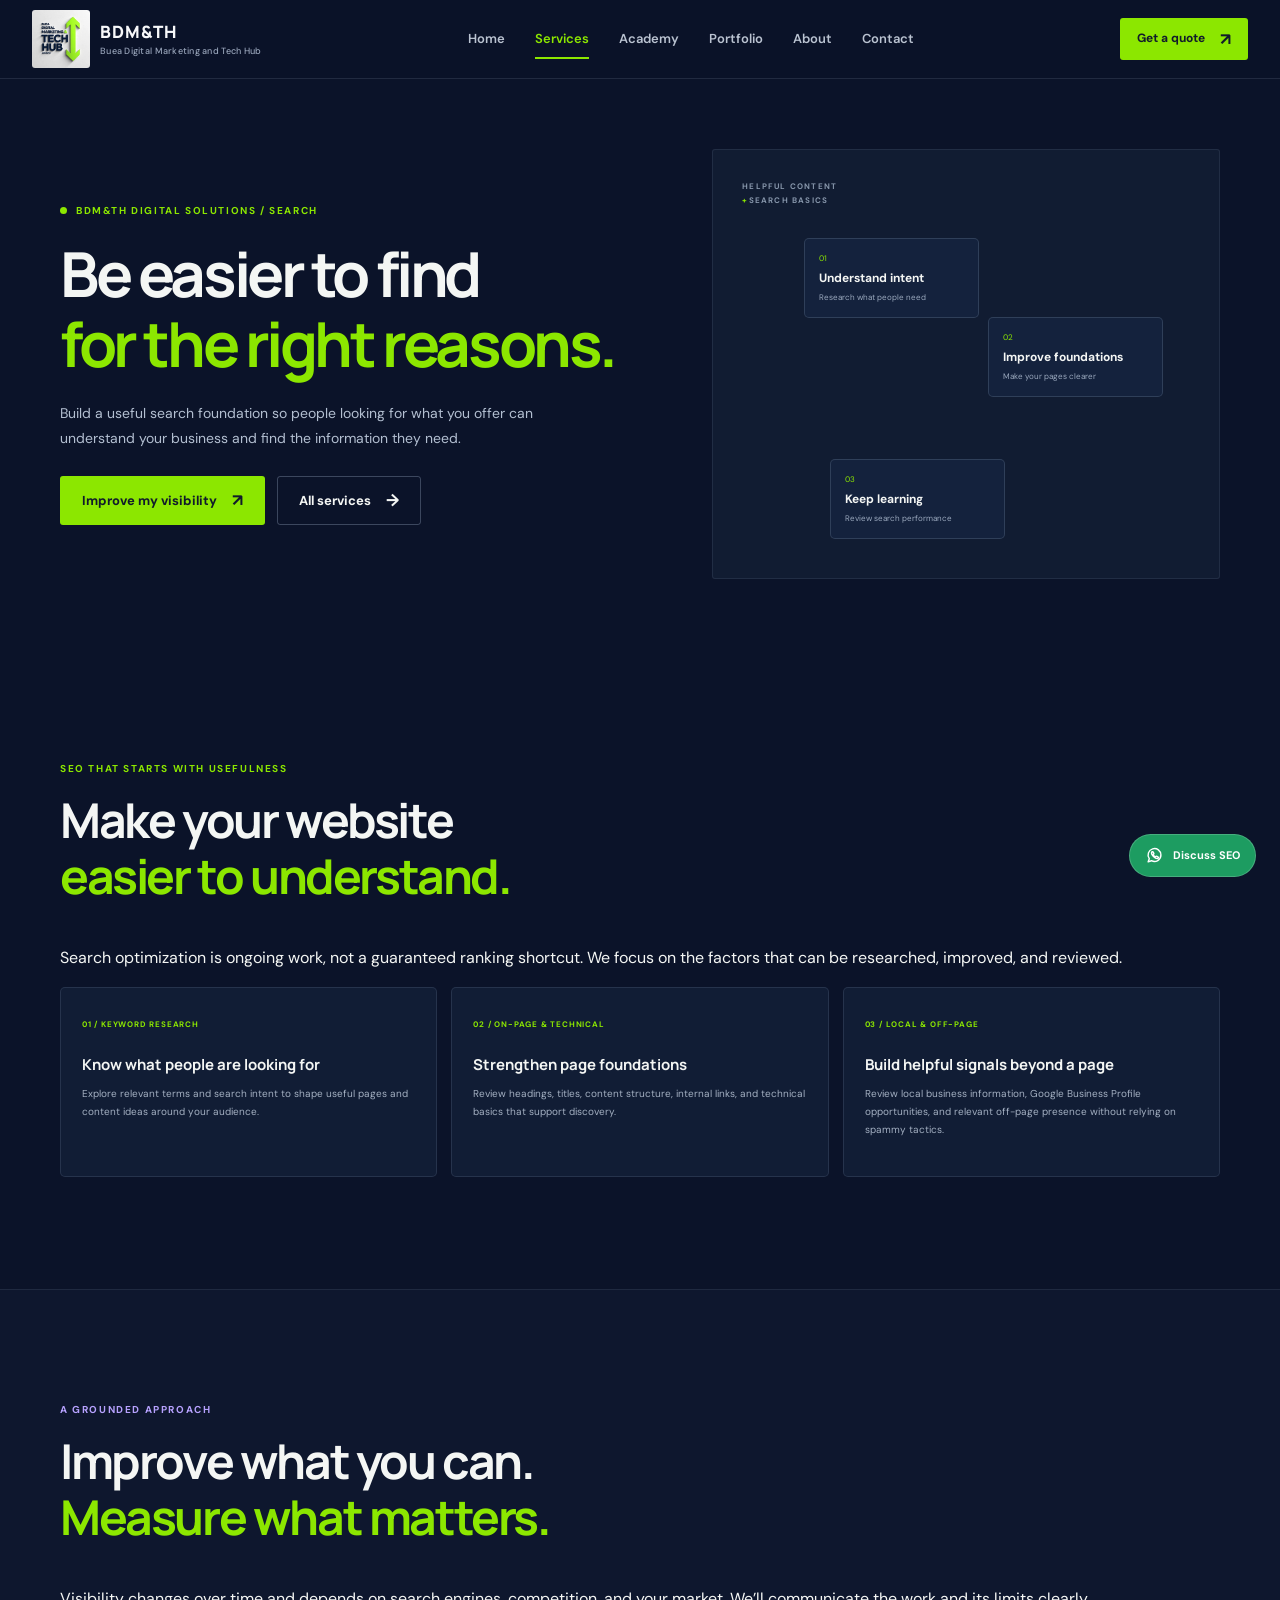
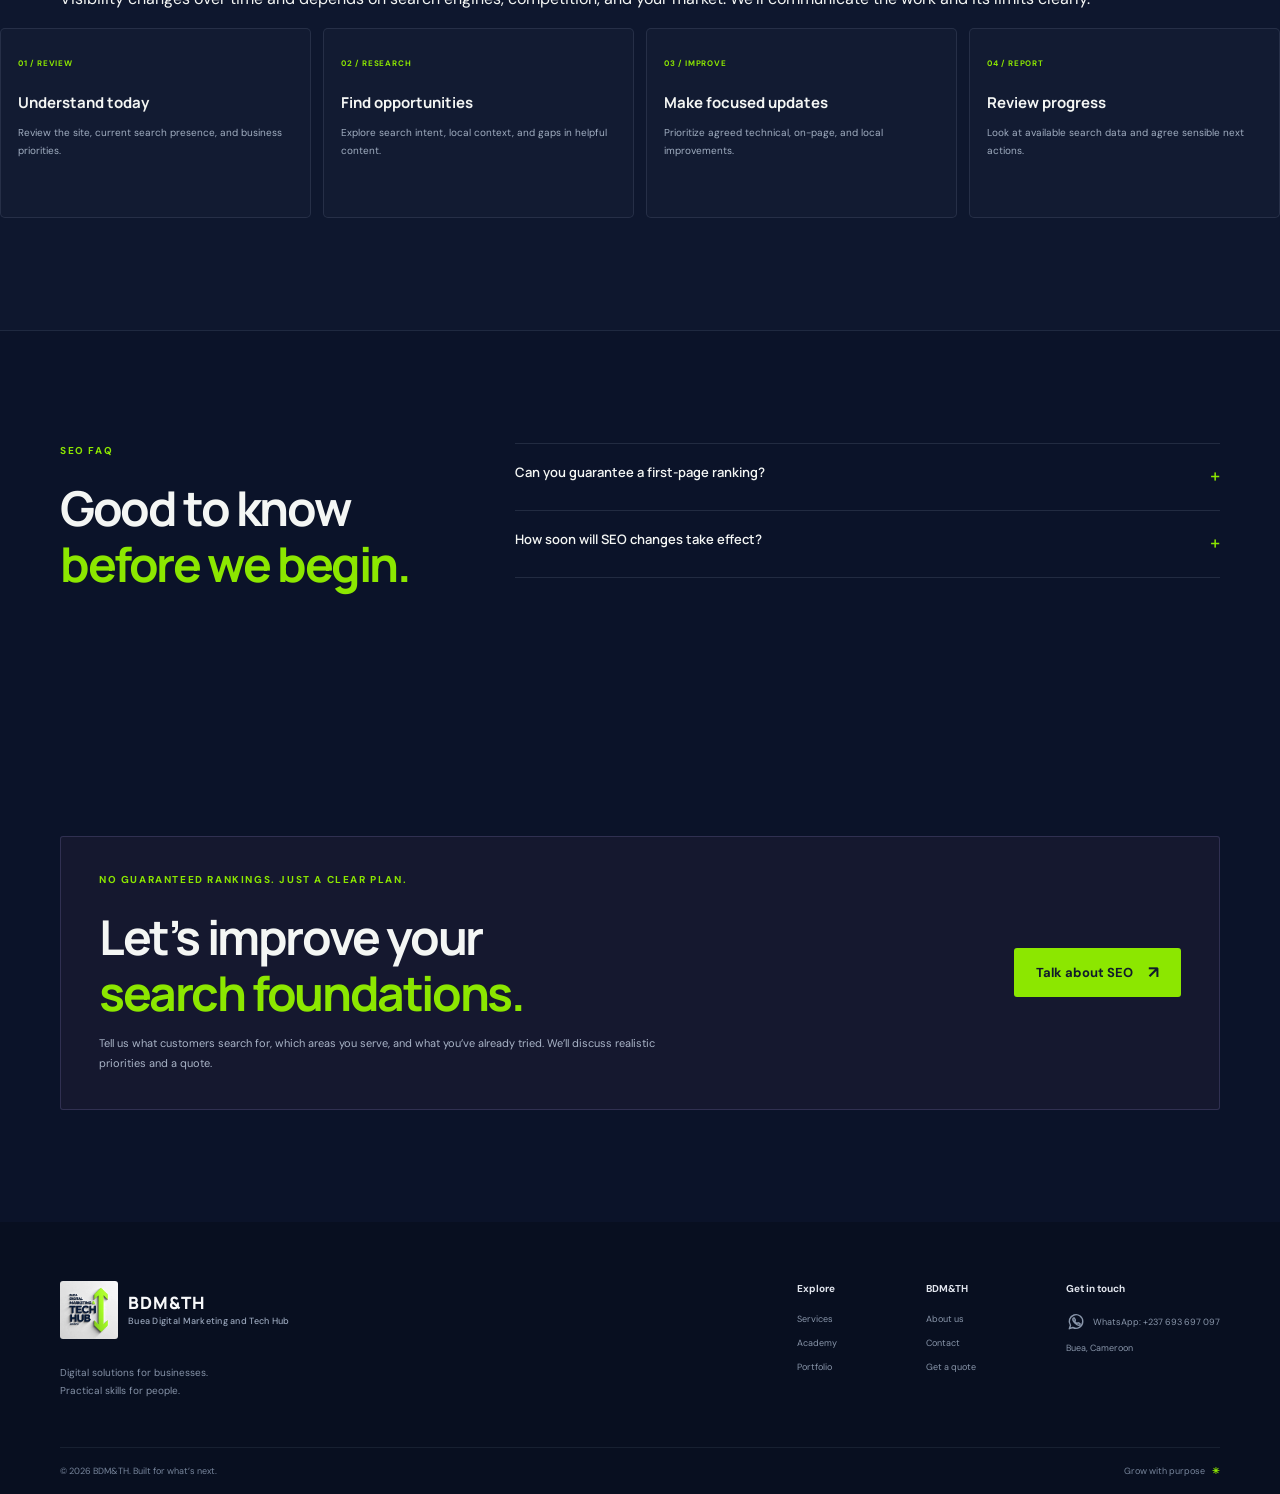
<file: seo.html>
<!DOCTYPE html>
<html lang="en">
    <head>
        <meta charset="UTF-8">
        <meta name="viewport" content="width=device-width, initial-scale=1">
        <meta name="description" content="Improve your search foundations with BDM&TH SEO support for keyword research, on-page, technical, and local SEO.">
        <meta name="theme-color" content="#0b1329">
        <title>
            SEO & Search Visibility | BDM&TH
        </title>
        <link rel="preconnect" href="https://fonts.googleapis.com">
        <link rel="preconnect" href="https://fonts.gstatic.com" crossorigin>
        <link href="https://fonts.googleapis.com/css2?family=DM+Sans:wght@400;500;600;700&family=Manrope:wght@400;500;600;700;800&display=swap" rel="stylesheet">
        <link rel="stylesheet" href="style.css">
        <script src="main.js" defer>
        </script>
    </head>
    <body>
        <!-- The skip link lets keyboard users jump directly to the page content. -->
        <a class="skip-link" href="#main">
            Skip to content
        </a>
        <!-- The shared header contains the BDM&TH brand, main navigation, and quote button. -->
        <header class="site-header">
            <div class="header-inner">
                <a class="brand" href="" aria-label="BDM&TH home">
                    <img class="brand-logo" src="images/logo.svg.jpg" alt="">
                    <span class="brand-name">BDM&TH<small>Buea Digital Marketing and Tech Hub</small></span>
                </a>
                <!-- This button opens and closes the main links on smaller screens. -->
                <button
                    class="menu-toggle"
                    type="button"
                    aria-label="Open navigation"
                    aria-expanded="false"
                    aria-controls="primary-nav"
                >
                    <span></span><span></span>
                </button>
                <!-- These links connect the main pages and collapse into the mobile menu when needed. -->
                <nav class="primary-nav" id="primary-nav" aria-label="Main navigation">
                    <a href="index.html">
                        Home
                    </a>
                    <a href="services.html" aria-current="page">
                        Services
                    </a>
                    <a href="academy.html">
                        Academy
                    </a>
                    <a href="portfolio.html">
                        Portfolio
                    </a>
                    <a href="about.html">
                        About
                    </a>
                    <a href="contact.html">
                        Contact
                    </a>
                </nav>
                <a class="button button-small button-lime header-quote" href="contact.html?service=seo#quote">
                    Get a quote <span>↗</span>
                </a>
            </div>
        </header>
        <!-- Main page content: the sections below explain this page and its next steps. -->
        <main id="main">
            <!-- This opening section introduces the page topic and provides its main next step. -->
            <section class="page-hero section-wrap">
                <div>
                    <p class="eyebrow">
                        <span class="eyebrow-dot"></span>BDM&TH Digital Solutions / Search
                    </p>
                    <h1>
                        Be easier to find<br><span>for the right reasons.</span>
                    </h1>
                    <p class="page-intro">
                        Build a useful search foundation so people looking for what you offer can understand your business and find the information they need.
                    </p>
                    <div class="hero-actions">
                        <a class="button button-lime" href="contact.html?service=seo#quote">
                            Improve my visibility <span>↗</span>
                        </a>
                        <a class="button button-outline" href="services.html">
                            All services <span>→</span>
                        </a>
                    </div>
                </div>
                <div class="page-hero-art services-art">
                    <div class="art-ring">
                    </div>
                    <div class="art-label">
                        HELPFUL CONTENT<br><b>+</b>SEARCH BASICS
                    </div>
                    <div class="art-card art-card-one">
                        <span>01</span><b>Understand intent</b><small>Research what people need</small>
                    </div>
                    <div class="art-card art-card-two">
                        <span>02</span><b>Improve foundations</b><small>Make your pages clearer</small>
                    </div>
                    <div class="art-card art-card-three">
                        <span>03</span><b>Keep learning</b><small>Review search performance</small>
                    </div>
                </div>
            </section>
            <!-- These cards explain the useful foundations that support search visibility. -->
            <section class="section-wrap section-pad">
                <div class="section-heading">
                    <div>
                        <p class="eyebrow">
                            SEO that starts with usefulness
                        </p>
                        <h2>
                            Make your website<br><span>easier to understand.</span>
                        </h2>
                    </div>
                </div>
                <p>
                    Search optimization is ongoing work, not a guaranteed ranking shortcut. We focus on the factors that can be researched, improved, and reviewed.
                </p>
                <div class="detail-grid">
                    <article>
                        <span>01 / KEYWORD RESEARCH</span>
                        <h3>
                            Know what people are looking for
                        </h3>
                        <p>
                            Explore relevant terms and search intent to shape useful pages and content ideas around your audience.
                        </p>
                    </article>
                    <article>
                        <span>02 / ON-PAGE & TECHNICAL</span>
                        <h3>
                            Strengthen page foundations
                        </h3>
                        <p>
                            Review headings, titles, content structure, internal links, and technical basics that support discovery.
                        </p>
                    </article>
                    <article>
                        <span>03 / LOCAL & OFF-PAGE</span>
                        <h3>
                            Build helpful signals beyond a page
                        </h3>
                        <p>
                            Review local business information, Google Business Profile opportunities, and relevant off-page presence without relying on spammy tactics.
                        </p>
                    </article>
                </div>
            </section>
            <!-- This section explains the practical steps used to plan and deliver the work. -->
            <section class="process-section section-pad">
                <div class="section-wrap">
                    <div class="section-heading">
                        <div>
                            <p class="eyebrow eyebrow-light">
                                A grounded approach
                            </p>
                            <h2>
                                Improve what you can.<br><span>Measure what matters.</span>
                            </h2>
                        </div>
                    </div>
                    <p>
                        Visibility changes over time and depends on search engines, competition, and your market. We’ll communicate the work and its limits clearly.
                    </p>
                </div>
                <div class="process-grid">
                    <article>
                        <span>01 / REVIEW</span>
                        <h3>
                            Understand today
                        </h3>
                        <p>
                            Review the site, current search presence, and business priorities.
                        </p>
                    </article>
                    <article>
                        <span>02 / RESEARCH</span>
                        <h3>
                            Find opportunities
                        </h3>
                        <p>
                            Explore search intent, local context, and gaps in helpful content.
                        </p>
                    </article>
                    <article>
                        <span>03 / IMPROVE</span>
                        <h3>
                            Make focused updates
                        </h3>
                        <p>
                            Prioritize agreed technical, on-page, and local improvements.
                        </p>
                    </article>
                    <article>
                        <span>04 / REPORT</span>
                        <h3>
                            Review progress
                        </h3>
                        <p>
                            Look at available search data and agree sensible next actions.
                        </p>
                    </article>
                </div>
            </section>
            <!-- These expandable answers address common questions before someone gets in touch. -->
            <section class="faq-section section-wrap section-pad">
                <div class="faq-intro">
                    <p class="eyebrow">
                        SEO FAQ
                    </p>
                    <h2>
                        Good to know<br><span>before we begin.</span>
                    </h2>
                </div>
                <div class="faq-list">
                    <details>
                        <summary>
                            Can you guarantee a first-page ranking?<span>+</span>
                        </summary>
                        <p>
                            No. No provider can guarantee a particular search ranking. We focus on transparent work, useful content, sound foundations, and reporting available performance data.
                        </p>
                    </details>
                    <details>
                        <summary>
                            How soon will SEO changes take effect?<span>+</span>
                        </summary>
                        <p>
                            Timing varies with your site, market, competition, and search engine changes. We’ll set expectations based on your starting point, not promise a fixed result.
                        </p>
                    </details>
                </div>
            </section>
            <!-- This final call to action directs interested visitors to an SEO enquiry. -->
            <section class="section-wrap section-pad">
                <div class="enrol-box">
                    <div>
                        <p class="eyebrow">
                            No guaranteed rankings. Just a clear plan.
                        </p>
                        <h2>
                            Let’s improve your<br><span>search foundations.</span>
                        </h2>
                        <p>
                            Tell us what customers search for, which areas you serve, and what you’ve already tried. We’ll discuss realistic priorities and a quote.
                        </p>
                    </div>
                <a class="button button-lime" href="contact.html?service=seo#quote">
                    Talk about SEO <span>↗</span>
                </a>
                </div>
            </section>
        </main>
        <!-- The shared footer repeats key links and BDM&TH contact details on every page. -->
        <footer class="site-footer">
            <div class="section-wrap footer-main">
                <div class="footer-brand">
                    <a class="brand" href="index.html">
                        <img class="brand-logo" src="images/logo.svg.jpg" alt="">
                        <span class="brand-name">BDM&TH<small>Buea Digital Marketing and Tech Hub</small></span>
                    </a>
                    <p>
                        Digital solutions for businesses.<br>Practical skills for people.
                    </p>
                </div>
                <div class="footer-links">
                    <div>
                        <b>Explore</b>
                        <a href="services.html">Services</a>
                        <a href="academy.html">Academy</a>
                        <a href="portfolio.html">Portfolio</a>
                    </div>
                    <div>
                        <b>BDM&TH</b>
                        <a href="about.html">About us</a>
                        <a href="contact.html">Contact</a>
                        <a href="contact.html#quote">Get a quote</a>
                    </div>
                    <div>
                        <b>Get in touch</b>
                        <a href="https://wa.me/237693697097" target="_blank" rel="noopener noreferrer">
                            <svg class="whatsapp-icon" viewBox="0 0 24 24" aria-hidden="true" focusable="false">
                                <path d="M20.1 11.5a8.1 8.1 0 0 1-11.9 7.1L4 20l1.4-4A8.1 8.1 0 1 1 20.1 11.5Z"></path>
                                <path d="M8.4 7.9c.2-.5.5-.7.9-.7h.6c.2 0 .4.2.5.5l.8 1.8c.1.3 0 .5-.2.7l-.7.8c.6 1.2 1.6 2.2 2.8 2.8l.8-.7c.2-.2.5-.3.7-.2l1.8.8c.3.1.5.3.5.5v.6c0 .4-.3.7-.7.9-1.2.5-3.4-.4-5.5-2.5S7.9 9.1 8.4 7.9Z"></path>
                            </svg>
                            <span>WhatsApp: +237 693 697 097</span>
                        </a>
                        <span>Buea, Cameroon</span>
                    </div>
                </div>
            </div>
            <div class="section-wrap footer-bottom">
                <span>© <span data-year>2026</span> BDM&TH. Built for what’s next.</span>
                <span>Grow with purpose <b>✳</b></span>
            </div>
        </footer>
        <!-- This floating button opens WhatsApp with a page-specific message. -->
        <a
            class="whatsapp-float"
            href="https://wa.me/237693697097?text=Hello%20BDM&TH%2C%20I%27d%20like%20to%20improve%20my%20search%20visibility."
            data-whatsapp-message="Hello BDM&TH, I'd like to learn more about your SEO and search visibility services."
            target="_blank"
            rel="noopener noreferrer"
            aria-label="Discuss SEO with BDM&TH on WhatsApp"
        >
            <svg class="whatsapp-icon" viewBox="0 0 24 24" aria-hidden="true" focusable="false">
                <path d="M20.1 11.5a8.1 8.1 0 0 1-11.9 7.1L4 20l1.4-4A8.1 8.1 0 1 1 20.1 11.5Z"></path>
                <path d="M8.4 7.9c.2-.5.5-.7.9-.7h.6c.2 0 .4.2.5.5l.8 1.8c.1.3 0 .5-.2.7l-.7.8c.6 1.2 1.6 2.2 2.8 2.8l.8-.7c.2-.2.5-.3.7-.2l1.8.8c.3.1.5.3.5.5v.6c0 .4-.3.7-.7.9-1.2.5-3.4-.4-5.5-2.5S7.9 9.1 8.4 7.9Z"></path>
            </svg>
            <span class="whatsapp-label">Discuss SEO</span>
        </a>
    </body>
</html>
</file>
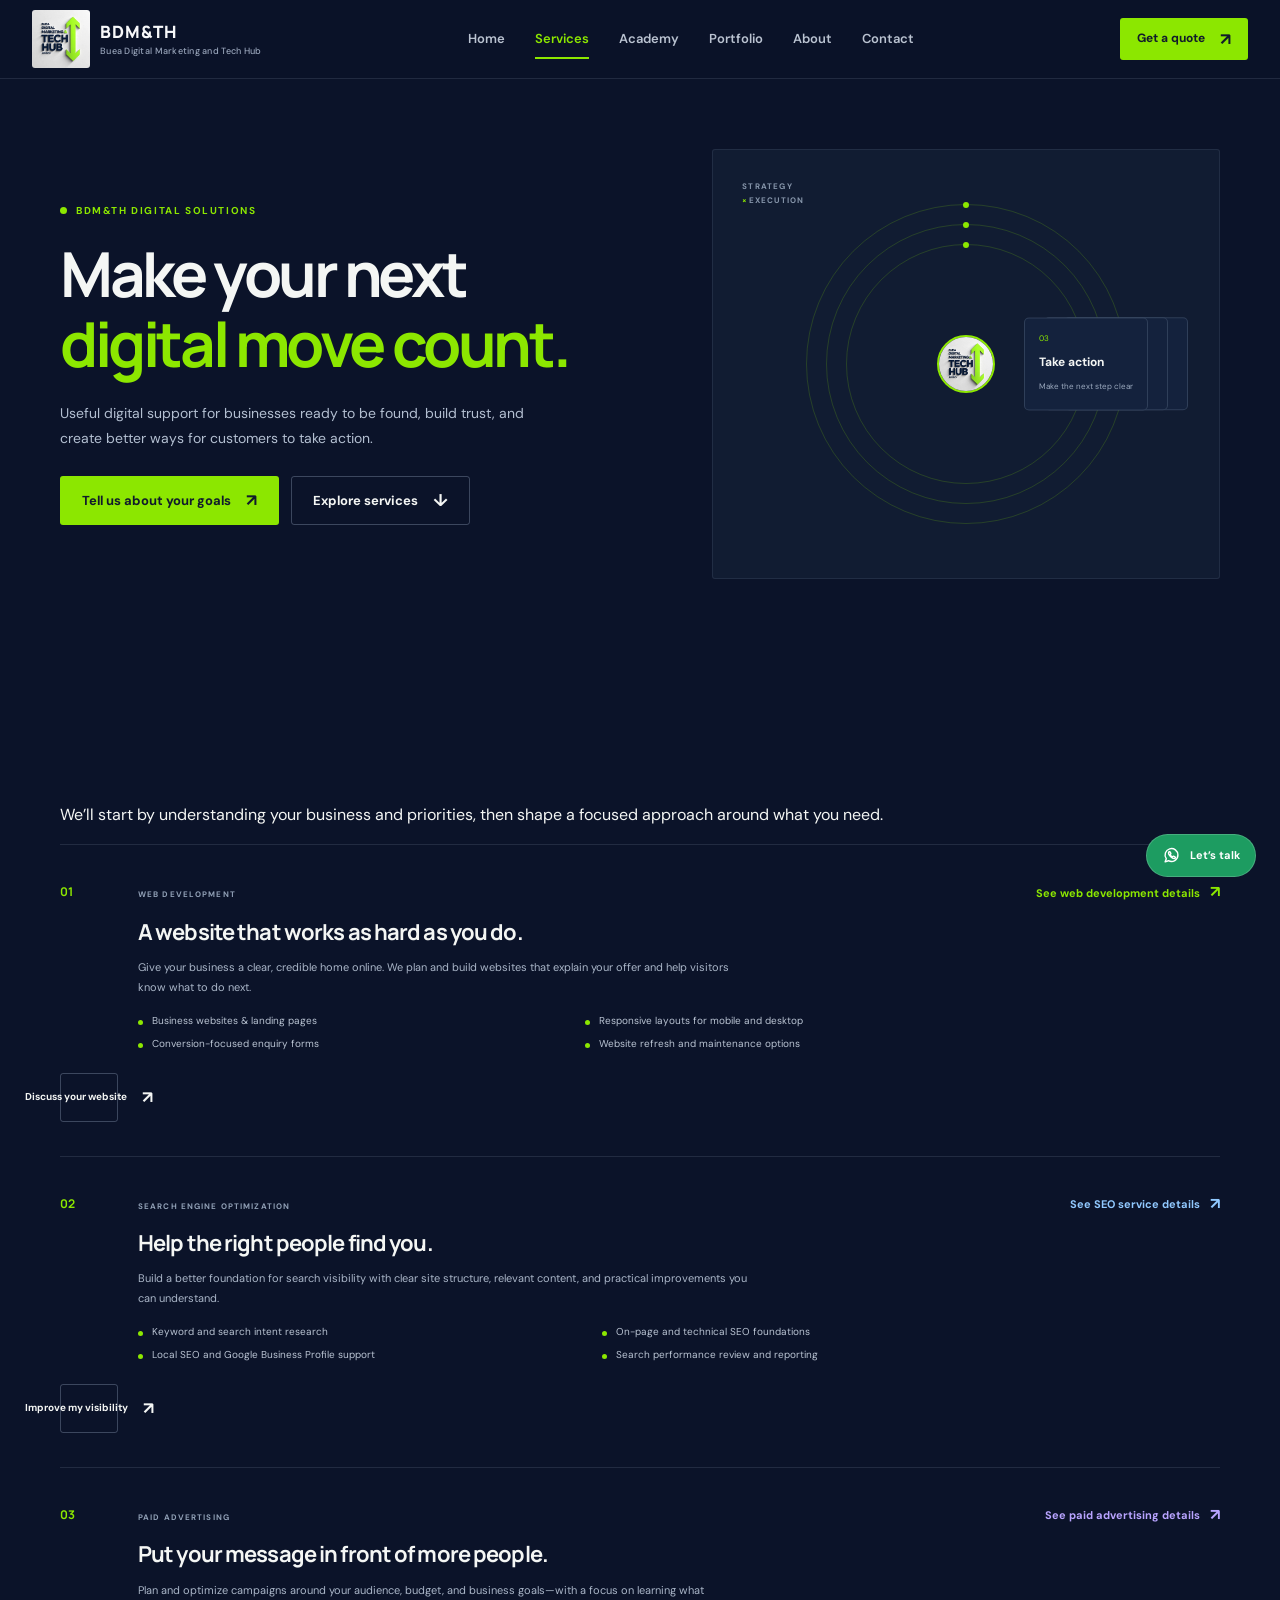
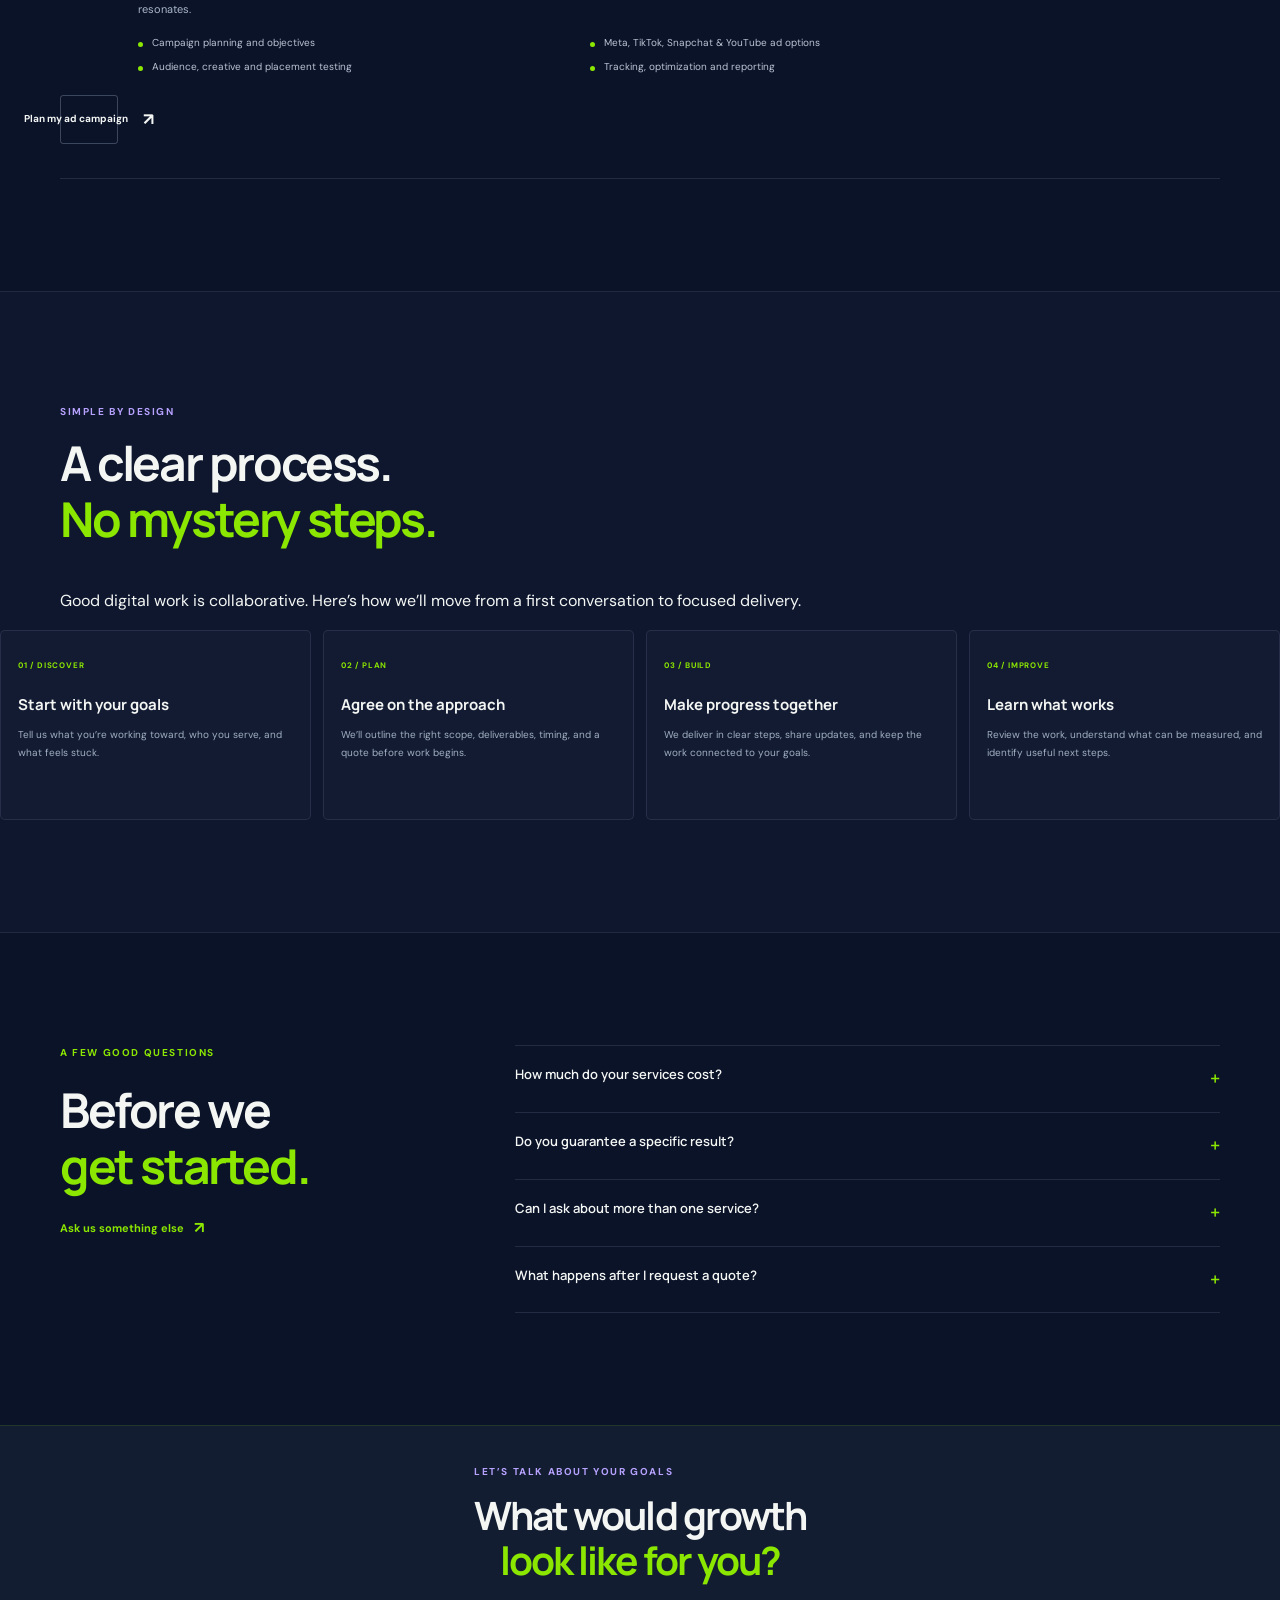
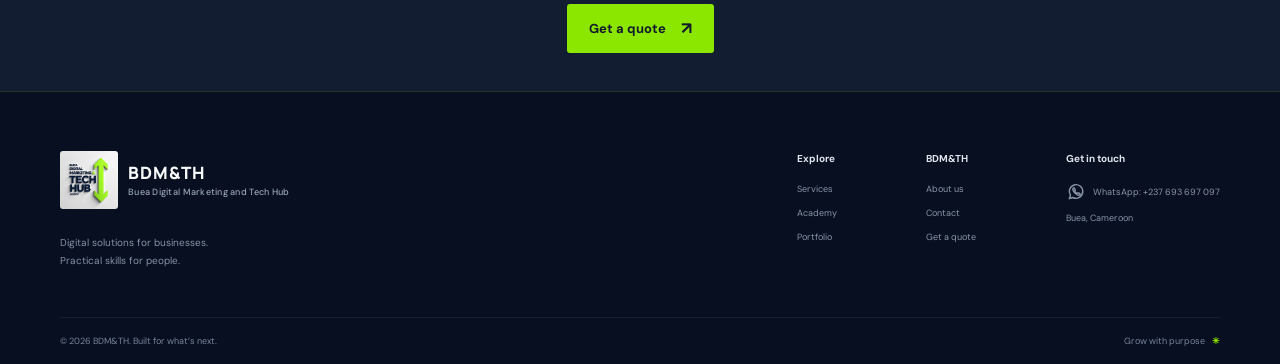
<file: services.html>
<!DOCTYPE html>
<html lang="en">
    <head>
        <meta charset="UTF-8">
        <meta name="viewport" content="width=device-width, initial-scale=1">
        <meta name="description" content="Explore BDM&TH web development, SEO, and paid advertising services designed to help businesses grow online.">
        <meta name="theme-color" content="#0b1329">
        <title>
            Digital Services | BDM&TH
        </title>
        <link rel="preconnect" href="https://fonts.googleapis.com">
        <link rel="preconnect" href="https://fonts.gstatic.com" crossorigin>
        <link href="https://fonts.googleapis.com/css2?family=DM+Sans:wght@400;500;600;700&family=Manrope:wght@400;500;600;700;800&display=swap" rel="stylesheet">
        <link rel="stylesheet" href="style.css">
        <script src="main.js" defer>
        </script>
    </head>
    <body>
        <!-- The skip link lets keyboard users jump directly to the page content. -->
        <a class="skip-link" href="#main">
            Skip to content
        </a>
        <!-- The shared header contains the BDM&TH brand, main navigation, and quote button. -->
        <header class="site-header">
            <div class="header-inner">
                <a class="brand" href="" aria-label="BDM&TH home">
                    <img class="brand-logo" src="images/logo.svg.jpg" alt="">
                    <span class="brand-name">BDM&TH<small>Buea Digital Marketing and Tech Hub</small></span>
                </a>
                <!-- This button opens and closes the main links on smaller screens. -->
                <button
                    class="menu-toggle"
                    type="button"
                    aria-label="Open navigation"
                    aria-expanded="false"
                    aria-controls="primary-nav"
                >
                    <span></span><span></span>
                </button>
                <!-- These links connect the main pages and collapse into the mobile menu when needed. -->
                <nav class="primary-nav" id="primary-nav" aria-label="Main navigation">
                    <a href="index.html">
                        Home
                    </a>
                    <a href="services.html" aria-current="page">
                        Services
                    </a>
                    <a href="academy.html">
                        Academy
                    </a>
                    <a href="portfolio.html">
                        Portfolio
                    </a>
                    <a href="about.html">
                        About
                    </a>
                    <a href="contact.html">
                        Contact
                    </a>
                </nav>
                <a class="button button-small button-lime header-quote" href="contact.html#quote">
                    Get a quote <span>↗</span>
                </a>
            </div>
        </header>
        <!-- Main page content: the sections below explain this page and its next steps. -->
        <main id="main">
            <!-- This opening section introduces the page topic and provides its main next step. -->
            <section class="page-hero section-wrap">
                <div>
                    <p class="eyebrow">
                        <span class="eyebrow-dot"></span>BDM&TH Digital Solutions
                    </p>
                    <h1>
                        Make your next<br><span>digital move count.</span>
                    </h1>
                    <p class="page-intro">
                        Useful digital support for businesses ready to be found, build trust, and create better ways for customers to take action.
                    </p>
                    <div class="hero-actions">
                        <a class="button button-lime" href="contact.html#quote">
                            Tell us about your goals <span>↗</span>
                        </a>
                        <a class="button button-outline" href="#offers">
                            Explore services <span>↓</span>
                        </a>
                    </div>
                </div>
                <div class="page-hero-art services-art" role="img" aria-label="The BDM&TH hub with orbiting service principles: Be visible, Build trust, and Take action.">
                    <!-- Three concentric tracks provide distinct paths around the fixed brand mark. -->
                    <div class="services-orbit-track services-orbit-track-inner" aria-hidden="true"></div>
                    <div class="services-orbit-track services-orbit-track-middle" aria-hidden="true"></div>
                    <div class="services-orbit-track services-orbit-track-outer" aria-hidden="true"></div>

                    <!-- The logo remains fixed while the three principle cards circle around it. -->
                    <div class="services-orbit-hub" aria-hidden="true">
                        <img src="images/logo.svg.jpg" alt="">
                    </div>

                    <div class="art-label">
                        STRATEGY<br><b>×</b>EXECUTION
                    </div>
                    <!-- Each orbit wrapper spins; counter-rotation keeps the card text upright. -->
                    <div class="services-orbit services-orbit-one">
                        <div class="art-card art-card-one">
                            <span>01</span>
                            <b>Be visible</b>
                            <small>Show up where it matters</small>
                        </div>
                    </div>
                    <div class="services-orbit services-orbit-two">
                        <div class="art-card art-card-two">
                            <span>02</span>
                            <b>Build trust</b>
                            <small>Make a strong first impression</small>
                        </div>
                    </div>
                    <div class="services-orbit services-orbit-three">
                        <div class="art-card art-card-three">
                            <span>03</span>
                            <b>Take action</b>
                            <small>Make the next step clear</small>
                        </div>
                    </div>
                </div>
            </section>
            <!-- This section explains the individual BDM&TH services and what each can include. -->
            <section class="section-wrap section-pad" id="offers">
                <div class="section-heading">
                    <div>
                    </div>
                </div>
                <p>
                    We’ll start by understanding your business and priorities, then shape a focused approach around what you need.
                </p>
                <div class="offer-list">
                    <article class="offer-detail" id="web">
                        <div class="offer-number">
                            01
                        </div>
                        <div class="offer-main">
                            <span class="offer-category">WEB DEVELOPMENT</span>
                            <h3>
                                A website that works as hard as you do.
                            </h3>
                            <p>
                                Give your business a clear, credible home online. We plan and build websites that explain your offer and help visitors know what to do next.
                            </p>
                            <div class="deliverable-list">
                                <span>Business websites & landing pages</span><span>Responsive layouts for mobile and desktop</span><span>Conversion-focused enquiry forms</span><span>Website refresh and maintenance options</span>
                            </div>
                        </div>
                        <div class="offer-actions">
                            <a class="text-link" href="web-development.html">
                                See web development details <span>↗</span>
                            </a>
                            <a class="button button-outline offer-cta" href="contact.html?service=website#quote">
                                Discuss your website <span>↗</span>
                            </a>
                        </div>
                        </article>
                <article class="offer-detail" id="seo">
                    <div class="offer-number">
                        02
                    </div>
                    <div class="offer-main">
                        <span class="offer-category">SEARCH ENGINE OPTIMIZATION</span>
                        <h3>
                            Help the right people find you.
                        </h3>
                        <p>
                            Build a better foundation for search visibility with clear site structure, relevant content, and practical improvements you can understand.
                        </p>
                        <div class="deliverable-list">
                            <span>Keyword and search intent research</span><span>On-page and technical SEO foundations</span><span>Local SEO and Google Business Profile support</span><span>Search performance review and reporting</span>
                        </div>
                    </div>
                    <div class="offer-actions">
                        <a class="text-link text-link-blue" href="seo.html">
                            See SEO service details <span>↗</span>
                        </a>
                        <a class="button button-outline offer-cta" href="contact.html?service=seo#quote">
                            Improve my visibility <span>↗</span>
                        </a>
                    </div>
                </article>
                <article class="offer-detail" id="advertising">
                    <div class="offer-number">
                        03
                    </div>
                    <div class="offer-main">
                        <span class="offer-category">PAID ADVERTISING</span>
                        <h3>
                            Put your message in front of more people.
                        </h3>
                        <p>
                            Plan and optimize campaigns around your audience, budget, and business goals—with a focus on learning what resonates.
                        </p>
                        <div class="deliverable-list">
                            <span>Campaign planning and objectives</span><span>Meta, TikTok, Snapchat & YouTube ad options</span><span>Audience, creative and placement testing</span><span>Tracking, optimization and reporting</span>
                        </div>
                    </div>
                    <div class="offer-actions">
                        <a class="text-link text-link-purple" href="paid-advertising.html">
                            See paid advertising details <span>↗</span>
                        </a>
                        <a class="button button-outline offer-cta" href="contact.html?service=advertising#quote">
                            Plan my ad campaign <span>↗</span>
                        </a>
                    </div>
                </article>
                </div>
            </section>
            <!-- This section explains the practical steps used to plan and deliver the work. -->
            <section class="process-section section-pad">
                <div class="section-wrap">
                    <div class="section-heading">
                        <div>
                            <p class="eyebrow eyebrow-light">
                                Simple by design
                            </p>
                            <h2>
                                A clear process.<br><span>No mystery steps.</span>
                            </h2>
                        </div>
                    </div>
                    <p>
                        Good digital work is collaborative. Here’s how we’ll move from a first conversation to focused delivery.
                    </p>
                </div>
                <div class="process-grid">
                    <article>
                        <span>01 / DISCOVER</span>
                        <h3>
                            Start with your goals
                        </h3>
                        <p>
                            Tell us what you’re working toward, who you serve, and what feels stuck.
                        </p>
                    </article>
                    <article>
                        <span>02 / PLAN</span>
                        <h3>
                            Agree on the approach
                        </h3>
                        <p>
                            We’ll outline the right scope, deliverables, timing, and a quote before work begins.
                        </p>
                    </article>
                    <article>
                        <span>03 / BUILD</span>
                        <h3>
                            Make progress together
                        </h3>
                        <p>
                            We deliver in clear steps, share updates, and keep the work connected to your goals.
                        </p>
                    </article>
                    <article>
                        <span>04 / IMPROVE</span>
                        <h3>
                            Learn what works
                        </h3>
                        <p>
                            Review the work, understand what can be measured, and identify useful next steps.
                        </p>
                    </article>
                </div>
            </section>
            <!-- These expandable answers address common questions before someone gets in touch. -->
            <section class="faq-section section-wrap section-pad">
                <div class="faq-intro">
                    <p class="eyebrow">
                        A few good questions
                    </p>
                    <h2>
                        Before we<br><span>get started.</span>
                    </h2>
                    <a class="text-link" href="contact.html">
                        Ask us something else <span>↗</span>
                    </a>
                </div>
                <div class="faq-list">
                    <details>
                        <summary>
                            How much do your services cost?<span>+</span>
                        </summary>
                        <p>
                            Pricing depends on your goals, the scope of work, and the support you need. Share a little about your project and we’ll discuss an appropriate quote before anything begins.
                        </p>
                    </details>
                    <details>
                        <summary>
                            Do you guarantee a specific result?<span>+</span>
                        </summary>
                        <p>
                            No. Search rankings, campaign performance, and sales depend on many factors outside any one provider’s control. We focus on clear deliverables, careful execution, and honest reporting.
                        </p>
                    </details>
                    <details>
                        <summary>
                            Can I ask about more than one service?<span>+</span>
                        </summary>
                        <p>
                            Absolutely. Website, search, and advertising work can complement one another. Let us know your priorities and we can discuss what to tackle first.
                        </p>
                    </details>
                    <details>
                        <summary>
                            What happens after I request a quote?<span>+</span>
                        </summary>
                        <p>
                            Your enquiry opens a pre-filled WhatsApp message so you can send it directly to BDM&TH. We’ll follow up to understand your needs and discuss the next steps. The site does not store or submit your information to a server.
                        </p>
                    </details>
                </div>
            </section>
            <!-- This compact call to action invites visitors to start a conversation. -->
            <section class="mini-cta mini-cta-centered">
                <div class="section-wrap mini-cta-inner">
                    <div>
                        <p class="eyebrow eyebrow-light">
                            Let’s talk about your goals
                        </p>
                        <h2>
                            What would growth<br><span>look like for you?</span>
                        </h2>
                    </div>
                    <a class="button button-lime" href="contact.html#quote">
                        Get a quote <span>↗</span>
                    </a>
                </div>
            </section>
        </main>
        <!-- The shared footer repeats key links and BDM&TH contact details on every page. -->
        <footer class="site-footer">
            <div class="section-wrap footer-main">
                <div class="footer-brand">
                    <a class="brand" href="index.html">
                        <img class="brand-logo" src="images/logo.svg.jpg" alt="">
                        <span class="brand-name">BDM&TH<small>Buea Digital Marketing and Tech Hub</small></span>
                    </a>
                    <p>
                        Digital solutions for businesses.<br>Practical skills for people.
                    </p>
                </div>
                <div class="footer-links">
                    <div>
                        <b>Explore</b>
                        <a href="services.html">Services</a>
                        <a href="academy.html">Academy</a>
                        <a href="portfolio.html">Portfolio</a>
                    </div>
                    <div>
                        <b>BDM&TH</b>
                        <a href="about.html">About us</a>
                        <a href="contact.html">Contact</a>
                        <a href="contact.html#quote">Get a quote</a>
                    </div>
                    <div>
                        <b>Get in touch</b>
                        <a href="https://wa.me/237693697097" target="_blank" rel="noopener noreferrer">
                            <svg class="whatsapp-icon" viewBox="0 0 24 24" aria-hidden="true" focusable="false">
                                <path d="M20.1 11.5a8.1 8.1 0 0 1-11.9 7.1L4 20l1.4-4A8.1 8.1 0 1 1 20.1 11.5Z"></path>
                                <path d="M8.4 7.9c.2-.5.5-.7.9-.7h.6c.2 0 .4.2.5.5l.8 1.8c.1.3 0 .5-.2.7l-.7.8c.6 1.2 1.6 2.2 2.8 2.8l.8-.7c.2-.2.5-.3.7-.2l1.8.8c.3.1.5.3.5.5v.6c0 .4-.3.7-.7.9-1.2.5-3.4-.4-5.5-2.5S7.9 9.1 8.4 7.9Z"></path>
                            </svg>
                            <span>WhatsApp: +237 693 697 097</span>
                        </a>
                        <span>Buea, Cameroon</span>
                    </div>
                </div>
            </div>
            <div class="section-wrap footer-bottom">
                <span>© <span data-year>2026</span> BDM&TH. Built for what’s next.</span>
                <span>Grow with purpose <b>✳</b></span>
            </div>
        </footer>
        <!-- This floating button opens WhatsApp with a page-specific message. -->
        <a
            class="whatsapp-float"
            href="https://wa.me/237693697097?text=Hello%20BDM&TH%2C%20I%27d%20like%20to%20learn%20more%20about%20your%20digital%20services."
            data-whatsapp-message="Hello BDM&TH, I'd like to learn more about your digital services."
            target="_blank"
            rel="noopener noreferrer"
            aria-label="Chat with BDM&TH on WhatsApp"
        >
            <svg class="whatsapp-icon" viewBox="0 0 24 24" aria-hidden="true" focusable="false">
                <path d="M20.1 11.5a8.1 8.1 0 0 1-11.9 7.1L4 20l1.4-4A8.1 8.1 0 1 1 20.1 11.5Z"></path>
                <path d="M8.4 7.9c.2-.5.5-.7.9-.7h.6c.2 0 .4.2.5.5l.8 1.8c.1.3 0 .5-.2.7l-.7.8c.6 1.2 1.6 2.2 2.8 2.8l.8-.7c.2-.2.5-.3.7-.2l1.8.8c.3.1.5.3.5.5v.6c0 .4-.3.7-.7.9-1.2.5-3.4-.4-5.5-2.5S7.9 9.1 8.4 7.9Z"></path>
            </svg>
            <span class="whatsapp-label">Let’s talk</span>
        </a>
    </body>
</html>
</file>
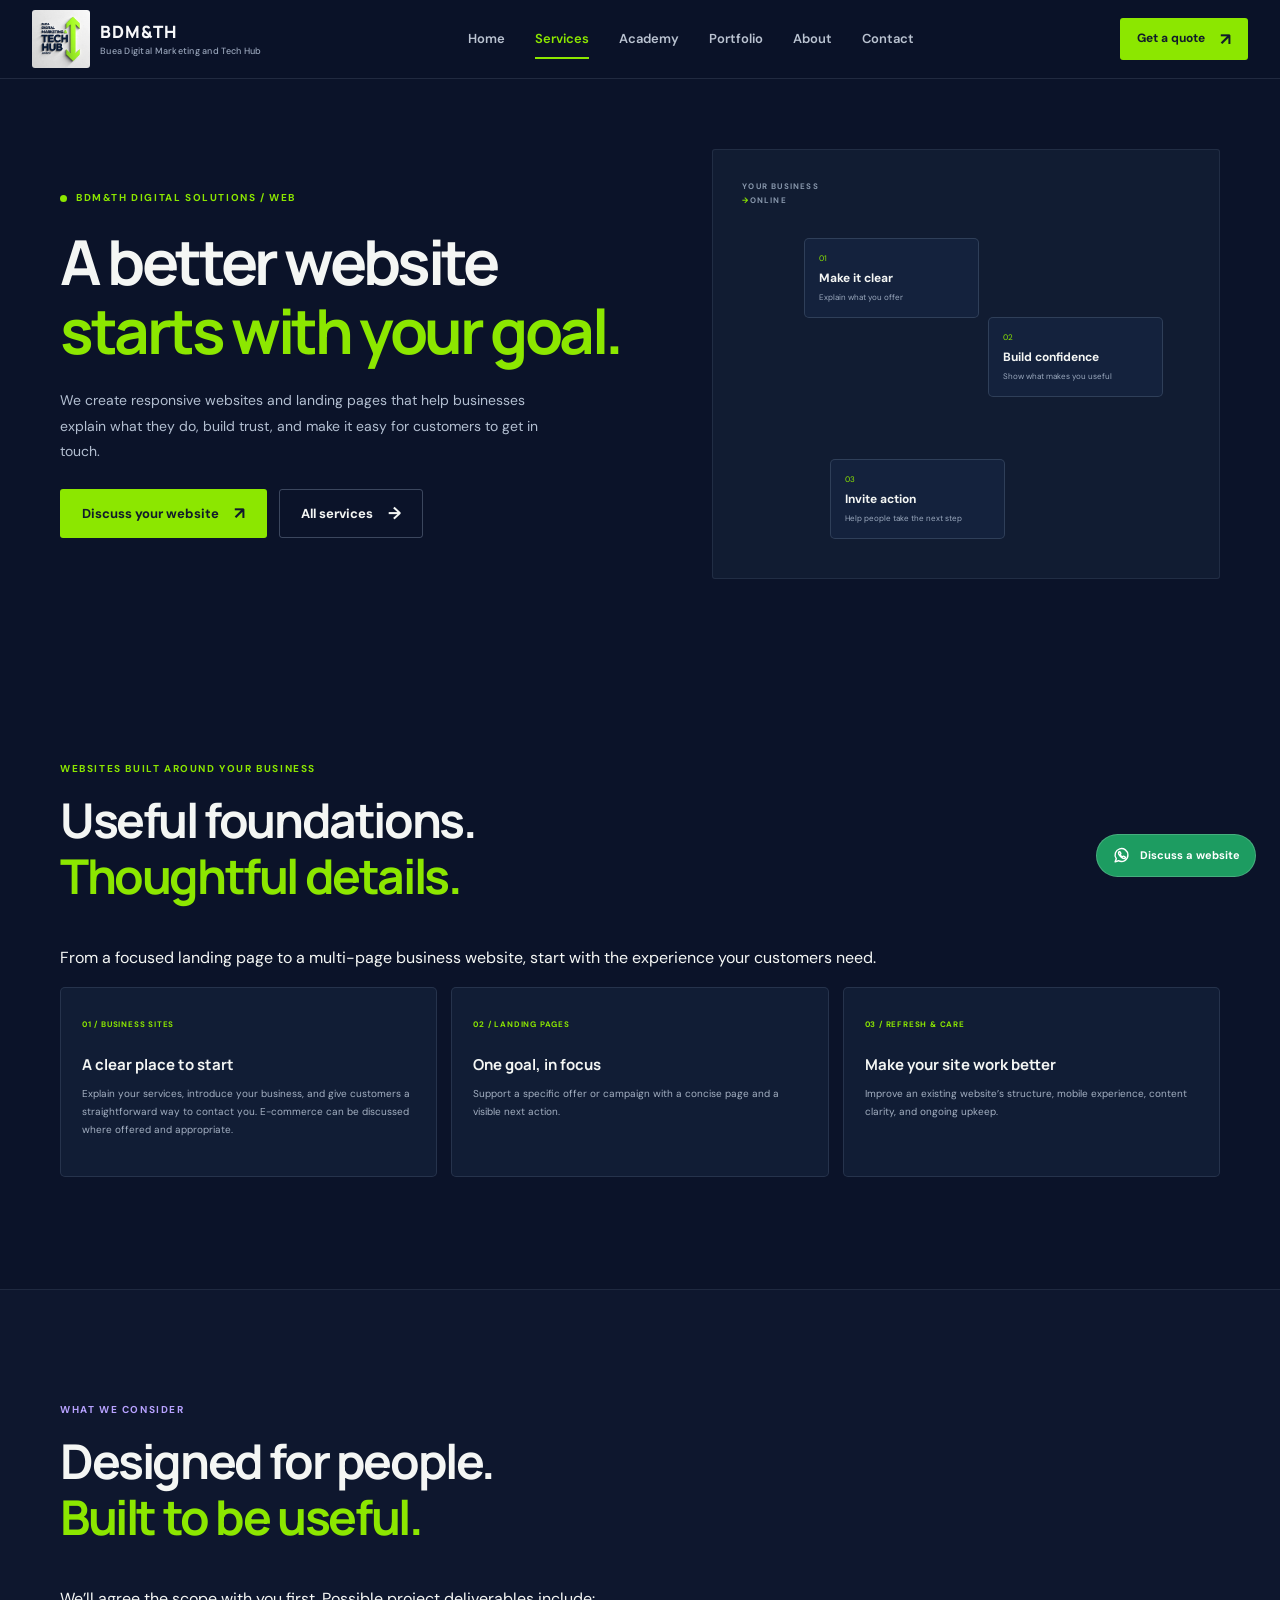
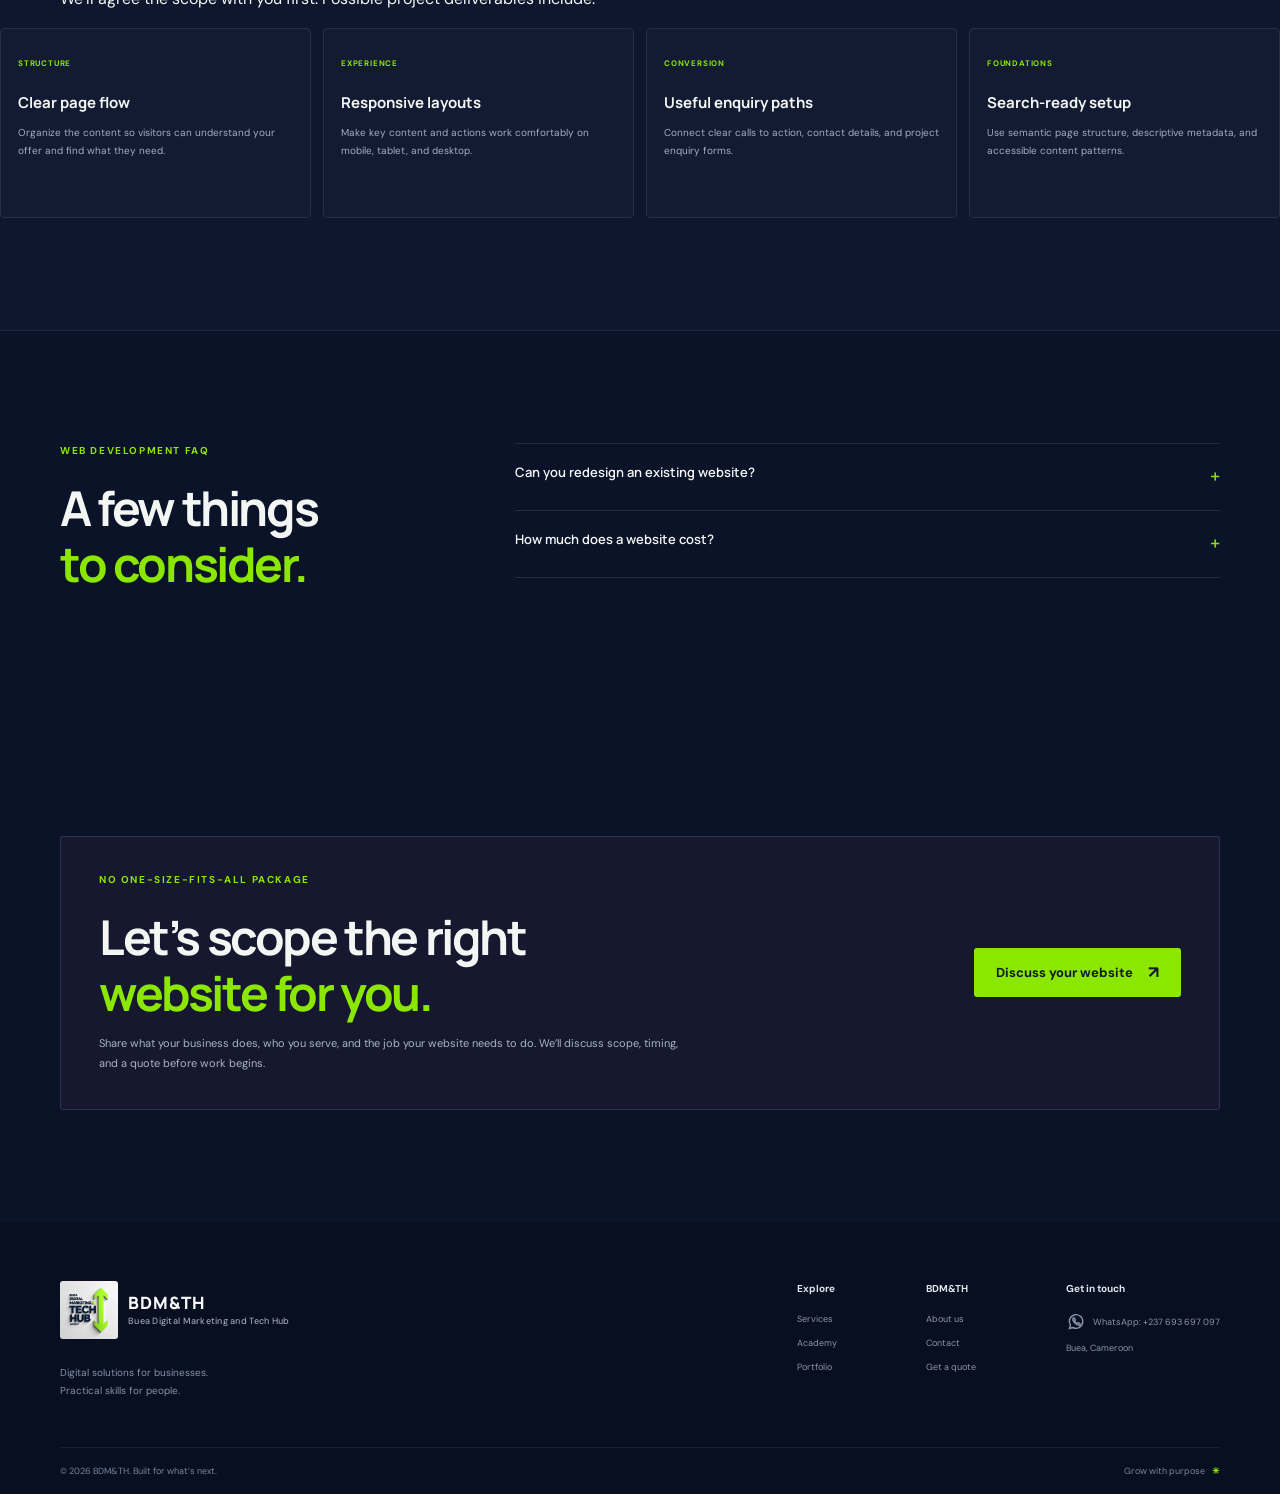
<file: web-development.html>
<!DOCTYPE html>
<html lang="en">
    <head>
        <meta charset="UTF-8">
        <meta name="viewport" content="width=device-width, initial-scale=1">
        <meta name="description" content="BDM&TH designs responsive business websites and landing pages with clear messaging and conversion-focused enquiry paths.">
        <meta name="theme-color" content="#0b1329">
        <title>
            Web Development for Businesses | BDM&TH
        </title>
        <link rel="preconnect" href="https://fonts.googleapis.com">
        <link rel="preconnect" href="https://fonts.gstatic.com" crossorigin>
        <link href="https://fonts.googleapis.com/css2?family=DM+Sans:wght@400;500;600;700&family=Manrope:wght@400;500;600;700;800&display=swap" rel="stylesheet">
        <link rel="stylesheet" href="style.css">
        <script src="main.js" defer>
        </script>
    </head>
    <body>
        <!-- The skip link lets keyboard users jump directly to the page content. -->
        <a class="skip-link" href="#main">
            Skip to content
        </a>
        <!-- The shared header contains the BDM&TH brand, main navigation, and quote button. -->
        <header class="site-header">
            <div class="header-inner">
                <a class="brand" href="" aria-label="BDM&TH home">
                    <img class="brand-logo" src="images/logo.svg.jpg" alt="">
                    <span class="brand-name">BDM&TH<small>Buea Digital Marketing and Tech Hub</small></span>
                </a>
                <!-- This button opens and closes the main links on smaller screens. -->
                <button
                    class="menu-toggle"
                    type="button"
                    aria-label="Open navigation"
                    aria-expanded="false"
                    aria-controls="primary-nav"
                >
                    <span></span><span></span>
                </button>
                <!-- These links connect the main pages and collapse into the mobile menu when needed. -->
                <nav class="primary-nav" id="primary-nav" aria-label="Main navigation">
                    <a href="index.html">
                        Home
                    </a>
                    <a href="services.html" aria-current="page">
                        Services
                    </a>
                    <a href="academy.html">
                        Academy
                    </a>
                    <a href="portfolio.html">
                        Portfolio
                    </a>
                    <a href="about.html">
                        About
                    </a>
                    <a href="contact.html">
                        Contact
                    </a>
                </nav>
                <a class="button button-small button-lime header-quote" href="contact.html?service=website#quote">
                    Get a quote <span>↗</span>
                </a>
            </div>
        </header>
        <!-- Main page content: the sections below explain this page and its next steps. -->
        <main id="main">
            <!-- This opening section introduces the page topic and provides its main next step. -->
            <section class="page-hero section-wrap">
                <div>
                    <p class="eyebrow">
                        <span class="eyebrow-dot"></span>BDM&TH Digital Solutions / Web
                    </p>
                    <h1>
                        A better website<br><span>starts with your goal.</span>
                    </h1>
                    <p class="page-intro">
                        We create responsive websites and landing pages that help businesses explain what they do, build trust, and make it easy for customers to get in touch.
                    </p>
                    <div class="hero-actions">
                        <a class="button button-lime" href="contact.html?service=website#quote">
                            Discuss your website <span>↗</span>
                        </a>
                        <a class="button button-outline" href="services.html">
                            All services <span>→</span>
                        </a>
                    </div>
                </div>
                <div class="page-hero-art services-art">
                    <div class="art-ring">
                    </div>
                    <div class="art-label">
                        YOUR BUSINESS<br><b>→</b>ONLINE
                    </div>
                    <div class="art-card art-card-one">
                        <span>01</span><b>Make it clear</b><small>Explain what you offer</small>
                    </div>
                    <div class="art-card art-card-two">
                        <span>02</span><b>Build confidence</b><small>Show what makes you useful</small>
                    </div>
                    <div class="art-card art-card-three">
                        <span>03</span><b>Invite action</b><small>Help people take the next step</small>
                    </div>
                </div>
            </section>
            <!-- These cards summarize the planning, design, and technical work involved in a website. -->
            <section class="section-wrap section-pad">
                <div class="section-heading">
                    <div>
                        <p class="eyebrow">
                            Websites built around your business
                        </p>
                        <h2>
                            Useful foundations.<br><span>Thoughtful details.</span>
                        </h2>
                    </div>
                </div>
                <p>
                    From a focused landing page to a multi-page business website, start with the experience your customers need.
                </p>
                <div class="detail-grid">
                    <article>
                        <span>01 / BUSINESS SITES</span>
                        <h3>
                            A clear place to start
                        </h3>
                        <p>
                            Explain your services, introduce your business, and give customers a straightforward way to contact you. E-commerce can be discussed where offered and appropriate.
                        </p>
                    </article>
                    <article>
                        <span>02 / LANDING PAGES</span>
                        <h3>
                            One goal, in focus
                        </h3>
                        <p>
                            Support a specific offer or campaign with a concise page and a visible next action.
                        </p>
                    </article>
                    <article>
                        <span>03 / REFRESH & CARE</span>
                        <h3>
                            Make your site work better
                        </h3>
                        <p>
                            Improve an existing website’s structure, mobile experience, content clarity, and ongoing upkeep.
                        </p>
                    </article>
                </div>
            </section>
            <!-- This section explains the practical steps used to plan and deliver the work. -->
            <section class="process-section section-pad">
                <div class="section-wrap">
                    <div class="section-heading">
                        <div>
                            <p class="eyebrow eyebrow-light">
                                What we consider
                            </p>
                            <h2>
                                Designed for people.<br><span>Built to be useful.</span>
                            </h2>
                        </div>
                    </div>
                    <p>
                        We’ll agree the scope with you first. Possible project deliverables include:
                    </p>
                </div>
                <div class="process-grid">
                    <article>
                        <span>STRUCTURE</span>
                        <h3>
                            Clear page flow
                        </h3>
                        <p>
                            Organize the content so visitors can understand your offer and find what they need.
                        </p>
                    </article>
                    <article>
                        <span>EXPERIENCE</span>
                        <h3>
                            Responsive layouts
                        </h3>
                        <p>
                            Make key content and actions work comfortably on mobile, tablet, and desktop.
                        </p>
                    </article>
                    <article>
                        <span>CONVERSION</span>
                        <h3>
                            Useful enquiry paths
                        </h3>
                        <p>
                            Connect clear calls to action, contact details, and project enquiry forms.
                        </p>
                    </article>
                    <article>
                        <span>FOUNDATIONS</span>
                        <h3>
                            Search-ready setup
                        </h3>
                        <p>
                            Use semantic page structure, descriptive metadata, and accessible content patterns.
                        </p>
                    </article>
                </div>
            </section>
            <!-- These expandable answers address common questions before someone gets in touch. -->
            <section class="faq-section section-wrap section-pad">
                <div class="faq-intro">
                    <p class="eyebrow">
                        Web development FAQ
                    </p>
                    <h2>
                        A few things<br><span>to consider.</span>
                    </h2>
                </div>
                <div class="faq-list">
                    <details>
                        <summary>
                            Can you redesign an existing website?<span>+</span>
                        </summary>
                        <p>
                            Yes. We can discuss a refresh or maintenance scope based on your current site, content, and priorities.
                        </p>
                    </details>
                    <details>
                        <summary>
                            How much does a website cost?<span>+</span>
                        </summary>
                        <p>
                            Cost depends on the goals, number of pages, content, and functionality. Request a quote and we’ll agree the scope before work begins.
                        </p>
                    </details>
                </div>
            </section>
            <!-- This final call to action directs interested visitors to a website enquiry. -->
            <section class="section-wrap section-pad">
                <div class="enrol-box">
                    <div>
                        <p class="eyebrow">
                            No one-size-fits-all package
                        </p>
                        <h2>
                            Let’s scope the right<br><span>website for you.</span>
                        </h2>
                        <p>
                            Share what your business does, who you serve, and the job your website needs to do. We’ll discuss scope, timing, and a quote before work begins.
                        </p>
                    </div>
                <a class="button button-lime" href="contact.html?service=website#quote">
                    Discuss your website <span>↗</span>
                </a>
                </div>
            </section>
        </main>
        <!-- The shared footer repeats key links and BDM&TH contact details on every page. -->
        <footer class="site-footer">
            <div class="section-wrap footer-main">
                <div class="footer-brand">
                    <a class="brand" href="index.html">
                        <img class="brand-logo" src="images/logo.svg.jpg" alt="">
                        <span class="brand-name">BDM&TH<small>Buea Digital Marketing and Tech Hub</small></span>
                    </a>
                    <p>
                        Digital solutions for businesses.<br>Practical skills for people.
                    </p>
                </div>
                <div class="footer-links">
                    <div>
                        <b>Explore</b>
                        <a href="services.html">Services</a>
                        <a href="academy.html">Academy</a>
                        <a href="portfolio.html">Portfolio</a>
                    </div>
                    <div>
                        <b>BDM&TH</b>
                        <a href="about.html">About us</a>
                        <a href="contact.html">Contact</a>
                        <a href="contact.html#quote">Get a quote</a>
                    </div>
                    <div>
                        <b>Get in touch</b>
                        <a href="https://wa.me/237693697097" target="_blank" rel="noopener noreferrer">
                            <svg class="whatsapp-icon" viewBox="0 0 24 24" aria-hidden="true" focusable="false">
                                <path d="M20.1 11.5a8.1 8.1 0 0 1-11.9 7.1L4 20l1.4-4A8.1 8.1 0 1 1 20.1 11.5Z"></path>
                                <path d="M8.4 7.9c.2-.5.5-.7.9-.7h.6c.2 0 .4.2.5.5l.8 1.8c.1.3 0 .5-.2.7l-.7.8c.6 1.2 1.6 2.2 2.8 2.8l.8-.7c.2-.2.5-.3.7-.2l1.8.8c.3.1.5.3.5.5v.6c0 .4-.3.7-.7.9-1.2.5-3.4-.4-5.5-2.5S7.9 9.1 8.4 7.9Z"></path>
                            </svg>
                            <span>WhatsApp: +237 693 697 097</span>
                        </a>
                        <span>Buea, Cameroon</span>
                    </div>
                </div>
            </div>
            <div class="section-wrap footer-bottom">
                <span>© <span data-year>2026</span> BDM&TH. Built for what’s next.</span>
                <span>Grow with purpose <b>✳</b></span>
            </div>
        </footer>
        <!-- This floating button opens WhatsApp with a page-specific message. -->
        <a
            class="whatsapp-float"
            href="https://wa.me/237693697097?text=Hello%20BDM&TH%2C%20I%27m%20interested%20in%20developing%20a%20website."
            data-whatsapp-message="Hello BDM&TH, I'm interested in developing a website for my business. I'd like to discuss my requirements."
            target="_blank"
            rel="noopener noreferrer"
            aria-label="Discuss website development with BDM&TH on WhatsApp"
        >
            <svg class="whatsapp-icon" viewBox="0 0 24 24" aria-hidden="true" focusable="false">
                <path d="M20.1 11.5a8.1 8.1 0 0 1-11.9 7.1L4 20l1.4-4A8.1 8.1 0 1 1 20.1 11.5Z"></path>
                <path d="M8.4 7.9c.2-.5.5-.7.9-.7h.6c.2 0 .4.2.5.5l.8 1.8c.1.3 0 .5-.2.7l-.7.8c.6 1.2 1.6 2.2 2.8 2.8l.8-.7c.2-.2.5-.3.7-.2l1.8.8c.3.1.5.3.5.5v.6c0 .4-.3.7-.7.9-1.2.5-3.4-.4-5.5-2.5S7.9 9.1 8.4 7.9Z"></path>
            </svg>
            <span class="whatsapp-label">Discuss a website</span>
        </a>
    </body>
</html>
</file>
<file: style.css>
/* The color, typography, and spacing tokens used throughout the website. */
:root {
    color-scheme: dark;
    --navy: #0b1329;
    --navy-deep: #080f22;
    --navy-soft: #101c37;
    --panel: #111d38;
    --panel-light: #152341;
    --lime: #8ce700;
    --lime-bright: #a1f32a;
    --purple: #b9a4ff;
    --ink: #f4f6f4;
    --muted: #a4afc2;
    --muted-dark: #728099;
    --line: rgba(197, 212, 237, .12);
    --font-body: "DM Sans", Arial, sans-serif;
    --font-display: "Manrope", "DM Sans", Arial, sans-serif;
}
/* Small global defaults that make layout and controls behave consistently. */
* {
    box-sizing: border-box;
}
html {
    scroll-behavior: smooth;
    scroll-padding-top: 96px;
}
body {
    margin: 0;
    background: var(--navy);
    color: var(--ink);
    font-family: var(--font-body);
    font-size: 16px;
    line-height: 1.65;
    -webkit-font-smoothing: antialiased;
}
body, button, input, select, textarea {
    font-family: var(--font-body);
}
a {
    color: inherit;
    text-decoration: none;
}
button, input, select, textarea {
    font: inherit;
}
button, a {
    -webkit-tap-highlight-color: transparent;
}
img, svg {
    max-width: 100%;
}
::selection {
    background: var(--lime);
    color: var(--navy);
}
/* Keyboard accessibility and shared page-width helpers. */
.skip-link {
    position: absolute;
    z-index: 100;
    top: 8px;
    left: 8px;
    padding: 10px 14px;
    transform: translateY(-150%);
    border-radius: 5px;
    background: var(--lime);
    color: var(--navy);
    font-weight: 700;
}
.skip-link:focus {
    transform: translateY(0);
}
.section-wrap {
    width: min(1160px, calc(100% - 64px));
    margin-inline: auto;
}
.section-pad {
    padding-block: 112px;
}
/* The sticky site header and shared brand mark. */
.site-header {
    position: sticky;
    z-index: 50;
    top: 0;
    border-bottom: 1px solid var(--line);
    background: rgba(11, 19, 41, .94);
    backdrop-filter: blur(18px);
}
.header-inner {
    width: min(1260px, calc(100% - 64px));
    min-height: 78px;
    margin: 0 auto;
    display: flex;
    align-items: center;
    justify-content: space-between;
    gap: 34px;
}
.brand {
    display: inline-flex;
    align-items: center;
    gap: 10px;
    flex-shrink: 0;
}
.brand-logo {
    width: 58px;
    height: 58px;
    flex: 0 0 auto;
    border-radius: 3px;
    background: #fff;
    object-fit: cover;
}
.brand-name {
    color: #f7f8fa;
    font-family: var(--font-display);
    font-size: 17px;
    font-weight: 800;
    line-height: 1.15;
    letter-spacing: .06em;
}
.brand-name small {
    display: block;
    margin-top: 4px;
    color: #99a6bb;
    font-family: var(--font-body);
    font-size: 9px;
    font-weight: 500;
    letter-spacing: .03em;
}
/* Desktop navigation links and the visible current-page state. */
.primary-nav {
    display: flex;
    align-items: center;
    gap: clamp(18px, 2.35vw, 33px);
}
.primary-nav a {
    position: relative;
    color: #bac3d1;
    font-size: 13px;
    font-weight: 600;
    transition: color .2s ease;
}
.primary-nav a:hover, .primary-nav a:focus-visible, .primary-nav a[aria-current="page"] {
    color: var(--lime);
}
.primary-nav a[aria-current="page"]::after {
    position: absolute;
    right: 0;
    bottom: -9px;
    left: 0;
    height: 2px;
    background: var(--lime);
    content: "";
}
/* Shared button styles, including primary and secondary calls to action. */
.button {
    display: inline-flex;
    min-height: 49px;
    align-items: center;
    justify-content: center;
    gap: 15px;
    padding: 0 21px;
    border: 1px solid transparent;
    border-radius: 3px;
    font-size: 13px;
    font-weight: 700;
    transition: transform .2s ease, border-color .2s ease, background .2s ease;
}
.button:hover {
    transform: translateY(-2px);
}
.button:focus-visible, a:focus-visible, button:focus-visible, summary:focus-visible, input:focus-visible, select:focus-visible, textarea:focus-visible {
    outline: 2px solid var(--lime);
    outline-offset: 4px;
}
.button span {
    font-size: 17px;
    line-height: 1;
}
.button-lime {
    background: var(--lime);
    color: #111b2b;
}
.button-lime:hover {
    background: var(--lime-bright);
}
.button-outline {
    border-color: rgba(188, 204, 229, .28);
    background: transparent;
    color: var(--ink);
}
.button-outline:hover {
    border-color: var(--lime);
    background: rgba(140, 231, 0, .06);
}
.button-small {
    min-height: 42px;
    padding-inline: 16px;
    font-size: 12px;
}
.menu-toggle {
    display: none;
}
/* Homepage hero layout, headline, supporting text, and action links. */
.hero {
    min-height: 632px;
    display: grid;
    grid-template-columns: minmax(0, 1fr) minmax(0, 1fr);
    align-items: center;
    gap: 40px;
    padding-block: 73px 80px;
}
.home-hero {
    position: relative;
    isolation: isolate;
    width: 100%;
    max-width: none;
    padding-inline: max(32px, calc((100% - 1160px) / 2));
    background-image: url("images/hero.jpg");
    background-position: center 48%;
    background-size: cover;
}
.home-hero::before {
    position: absolute;
    z-index: -1;
    inset: 0;
    background: rgba(8, 15, 34, .76);
    content: "";
}
.hero-copy {
    position: relative;
    z-index: 2;
    padding-top: 4px;
}
.eyebrow {
    display: flex;
    align-items: center;
    gap: 9px;
    margin: 0 0 20px;
    color: var(--lime);
    font-size: 10px;
    font-weight: 700;
    letter-spacing: .16em;
    text-transform: uppercase;
}
.eyebrow-dot {
    width: 7px;
    height: 7px;
    border-radius: 50%;
    background: var(--lime);
}
h1, h2, h3, p {
    margin-top: 0;
}
h1, h2, h3 {
    font-family: var(--font-display);
}
.hero h1, .page-hero h1, .contact-intro h1 {
    margin: 0;
    font-size: clamp(42px, 5.2vw, 68px);
    font-weight: 700;
    line-height: 1.12;
    letter-spacing: -.055em;
}
.hero h1 span, .page-hero h1 span, .contact-intro h1 span {
    color: var(--lime);
}
.hero-intro, .page-intro {
    max-width: 530px;
    margin: 23px 0 0;
    color: #b3bfd1;
    font-size: 16px;
    line-height: 1.8;
}
.hero-actions {
    display: flex;
    flex-wrap: wrap;
    gap: 12px;
    margin-top: 29px;
}
.hero-note {
    display: flex;
    align-items: center;
    gap: 12px;
    margin-top: 42px;
    color: #9eabc0;
    font-size: 11px;
    line-height: 1.65;
}
.hero-note strong {
    color: #dce3ee;
    font-weight: 600;
}
.note-icon {
    display: inline-block;
    color: var(--lime);
    font-size: 16px;
}
/* A restrained dashboard illustration summarizing the two real BDM&TH pathways. */
.hero-visual {
    position: relative;
    min-height: 380px;
    display: flex;
    flex-direction: column;
    align-items: center;
    justify-content: center;
    gap: 12px;
}
/* Flat panel styling keeps the homepage illustration clean and legible. */
.dashboard-window {
    width: min(100%, 495px);
    overflow: hidden;
    border: 1px solid rgba(177, 201, 231, .15);
    border-radius: 3px;
    background: #101b34;
}
.window-top {
    min-height: 39px;
    display: flex;
    align-items: center;
    justify-content: space-between;
    gap: 10px;
    padding: 10px 18px;
    border-bottom: 1px solid rgba(180, 198, 225, .12);
    color: #98a6bb;
    font-size: 8px;
    font-weight: 700;
    letter-spacing: .1em;
}
.context-label {
    color: #7888a0;
    font-size: 7px;
    text-align: right;
}
.dashboard-content {
    padding: 26px 24px 24px;
}
.dash-heading {
    display: grid;
    gap: 8px;
}
.dash-kicker, .board-top, .board-foot, .visual-caption {
    color: #8392a9;
    font-size: 8px;
    font-weight: 700;
    letter-spacing: .16em;
}
.dash-heading strong {
    font-family: var(--font-display);
    font-size: 21px;
    font-weight: 600;
    letter-spacing: -.04em;
}
.metric-row {
    display: grid;
    grid-template-columns: 1fr 1.25fr;
    grid-template-rows: repeat(2, minmax(76px, auto));
    gap: 0 22px;
    margin-top: 24px;
}
.metric-card {
    min-width: 0;
    padding: 13px 0;
    border-top: 1px solid rgba(183, 201, 230, .14);
}
.metric-card>span:first-child {
    display: block;
    color: #98a6bb;
    font-size: 9px;
    font-weight: 700;
    letter-spacing: .1em;
}
.metric-card strong {
    display: block;
    margin-top: 5px;
    color: #f5f6f8;
    font-family: var(--font-display);
    font-size: 17px;
    line-height: 1.2;
}
.metric-card small {
    display: block;
    margin-top: 3px;
    color: #8391a7;
    font-size: 9px;
    line-height: 1.55;
}
.metric-primary {
    grid-row: 1 / span 2;
    padding-top: 17px;
    border-top-color: rgba(140, 231, 0, .42);
}
.metric-primary strong {
    margin-top: 8px;
    color: var(--lime);
    font-size: 58px;
    font-variant-numeric: tabular-nums lining-nums;
    letter-spacing: -.07em;
}
.metric-primary small {
    max-width: 135px;
    margin-top: 7px;
    font-size: 10px;
}
.metric-secondary {
    align-self: stretch;
}
.visual-caption {
    align-self: flex-end;
    color: #7888a0;
    font-size: 8px;
    letter-spacing: .18em;
}
.visual-caption span {
    padding-inline: 8px;
    color: var(--lime);
}
/* The short principles strip beneath the homepage introduction. */
.trust-strip {
    border-block: 1px solid var(--line);
    background: rgba(255, 255, 255, .018);
}
.trust-inner {
    min-height: 73px;
    display: flex;
    align-items: center;
    justify-content: space-between;
    gap: 16px;
}
.trust-inner>span {
    color: #8693a8;
    font-size: 8px;
    font-weight: 700;
    letter-spacing: .14em;
}
.trust-inner b {
    color: #c5cedc;
    font-size: 11px;
    font-weight: 500;
}
.trust-inner i {
    width: 4px;
    height: 4px;
    border-radius: 50%;
    background: var(--lime);
    opacity: .7;
}
/* Reusable heading and introductory text styles for page sections. */
.section-heading {
    display: flex;
    align-items: end;
    justify-content: space-between;
    gap: 35px;
    margin-bottom: 41px;
}
.section-heading .eyebrow {
    margin-bottom: 14px;
}
.section-heading h2, .principles-copy h2, .faq-intro h2, .about-statement h2, .learning-approach h2, .enrol-box h2, .contact-next h2, .mini-cta h2, .closing-inner h2, .split-cta h2 {
    margin-bottom: 0;
    font-size: clamp(33px, 4vw, 48px);
    line-height: 1.17;
    letter-spacing: -.05em;
}
.section-heading h2 span, .principles-copy h2 span, .faq-intro h2 span, .about-statement h2 span, .learning-approach h2 span, .enrol-box h2 span, .contact-next h2 span, .mini-cta h2 span, .closing-inner h2 span, .split-cta h2 span {
    color: var(--lime);
}
.section-heading>p {
    max-width: 380px;
    margin: 0 0 3px;
    color: var(--muted);
    font-size: 13px;
    line-height: 1.8;
}
/* The business-services and Academy choice cards on the homepage. */
.pathway-grid {
    display: grid;
    grid-template-columns: 1fr 1fr;
    gap: 19px;
}
.pathway-card {
    position: relative;
    min-height: 325px;
    overflow: hidden;
    padding: 29px 31px;
    border: 1px solid rgba(175, 194, 224, .13);
    border-radius: 3px;
    background: #111d35;
}
.academy-card {
    border-color: rgba(185, 164, 255, .18);
    background: #15182f;
}
.card-topline {
    display: flex;
    align-items: center;
    gap: 11px;
}
.path-icon {
    display: inline-block;
    color: var(--lime);
    font-size: 19px;
}
.path-icon-purple {
    color: var(--purple);
}
.card-label {
    color: #98a7bd;
    font-size: 8px;
    font-weight: 700;
    letter-spacing: .13em;
}
.card-number {
    margin-left: auto;
    color: #5c6b83;
    font-size: 9px;
    letter-spacing: .1em;
}
.pathway-card h3 {
    position: relative;
    z-index: 1;
    margin: 23px 0 10px;
    font-size: 29px;
    line-height: 1.2;
    letter-spacing: -.045em;
}
.pathway-card>p {
    position: relative;
    z-index: 1;
    max-width: 380px;
    margin-bottom: 18px;
    color: #aeb9ca;
    font-size: 12px;
    line-height: 1.8;
}
.path-services {
    display: flex;
    flex-wrap: wrap;
    gap: 7px;
    margin-bottom: 20px;
}
.path-services span {
    padding: 5px 9px;
    border: 1px solid rgba(169, 190, 220, .15);
    border-radius: 3px;
    color: #bcc7d6;
    font-size: 9px;
}
.text-link {
    display: inline-flex;
    align-items: center;
    gap: 10px;
    color: var(--lime);
    font-size: 11px;
    font-weight: 700;
}
.text-link span {
    font-size: 16px;
    transition: transform .2s ease;
}
.text-link:hover span {
    transform: translate(3px, -2px);
}
.text-link-purple {
    color: var(--purple);
}
.text-link-blue {
    color: #91c9ff;
}
.text-link-orange {
    color: #ffc08a;
}
.text-link-purple:hover {
    color: #d5c9ff;
}
/* Service cards and the homepage preview of digital solutions. */
.offer-section {
    border-block: 1px solid var(--line);
    background: #0d162e;
}
.service-grid {
    display: grid;
    grid-template-columns: repeat(3, 1fr);
    gap: 14px;
}
.service-card {
    position: relative;
    min-height: 264px;
    padding: 23px;
    border: 1px solid rgba(178, 199, 230, .12);
    border-radius: 3px;
    background: #111d35;
}
.service-index {
    position: absolute;
    top: 25px;
    right: 21px;
    color: #7888a0;
    font-size: 8px;
    font-weight: 700;
    letter-spacing: .1em;
}
.service-symbol {
    display: block;
    margin-bottom: 21px;
    color: var(--lime);
    font-size: 22px;
}
.symbol-search {
    color: #9ccaff;
}
.symbol-ads {
    color: #c2abff;
}
.service-card h3 {
    margin: 0 0 9px;
    font-size: 17px;
    letter-spacing: -.03em;
}
.service-card p {
    min-height: 60px;
    margin-bottom: 17px;
    color: #a2aec1;
    font-size: 11px;
    line-height: 1.75;
}
.service-link {
    display: flex;
    align-items: center;
    justify-content: space-between;
    padding-top: 13px;
    border-top: 1px solid rgba(172, 192, 220, .11);
    color: #d5dfeb;
    font-size: 10px;
    font-weight: 600;
}
.service-link span {
    color: var(--lime);
    font-size: 16px;
}
/* The sample portfolio preview and its browser-window illustration. */
.work-preview .section-heading {
    align-items: center;
}
.work-preview .section-heading .button {
    margin-bottom: 2px;
}
.work-showcase {
    display: grid;
    grid-template-columns: 1fr;
    overflow: hidden;
    border: 1px solid rgba(172, 195, 226, .14);
    border-radius: 7px;
    background: #101b34;
}
.work-art {
    position: relative;
    aspect-ratio: 3 / 2;
    display: grid;
    grid-template-columns: minmax(0, 1fr) minmax(0, .58fr);
    grid-template-rows: repeat(2, minmax(0, 1fr));
    gap: 10px;
    padding: 14px;
    overflow: hidden;
    background: #172438;
}
.work-showcase-image {
    grid-row: 1 / 3;
    display: block;
    width: 100%;
    height: 100%;
    object-fit: cover;
}
.work-showcase-brand {
    position: absolute;
    left: 25px;
    bottom: 25px;
    display: flex;
    align-items: center;
    gap: 10px;
    padding: 9px 12px;
    border: 1px solid rgba(255, 255, 255, .65);
    border-radius: 4px;
    background: rgba(255, 255, 255, .94);
    color: #152039;
}
.work-showcase-brand img {
    width: 38px;
    height: 38px;
    object-fit: cover;
}
.work-showcase-brand span, .work-showcase-brand small {
    display: block;
}
.work-showcase-brand span {
    font-size: 13px;
    font-weight: 800;
}
.work-showcase-brand small {
    margin-top: 2px;
    color: #566176;
    font-size: 8px;
    font-weight: 500;
}
.work-showcase-gallery {
    display: grid;
    grid-row: 1 / 3;
    grid-column: 2;
    grid-template-rows: repeat(2, minmax(0, 1fr));
    gap: 10px;
    min-height: 0;
}
.work-showcase-gallery img {
    display: block;
    width: 100%;
    height: 100%;
    min-height: 0;
    object-fit: cover;
}
.work-description {
    align-self: center;
    padding: 43px 39px;
}
.concept-tag {
    color: var(--lime);
    font-size: 8px;
    font-weight: 700;
    letter-spacing: .12em;
}
.work-description h3 {
    margin: 17px 0 11px;
    font-size: 26px;
    line-height: 1.25;
    letter-spacing: -.045em;
}
.work-description p {
    max-width: 370px;
    margin-bottom: 22px;
    color: #a8b4c7;
    font-size: 12px;
    line-height: 1.8;
}
/* The Academy preview and learning-track list on the homepage. */
.academy-preview {
    overflow: hidden;
    border-block: 1px solid rgba(181, 167, 240, .13);
    background: #11152b;
}
.academy-preview-inner {
    display: grid;
    grid-template-columns: .8fr 1.2fr;
    align-items: center;
    gap: 77px;
}
.eyebrow-light {
    color: #b7a2ff;
}
.academy-preview-copy h2 {
    margin: 0 0 18px;
    font-size: clamp(38px, 4.3vw, 52px);
    line-height: 1.15;
    letter-spacing: -.055em;
}
.academy-preview-copy h2 span {
    color: #c2adff;
}
.academy-preview-copy>p:not(.eyebrow) {
    max-width: 360px;
    margin-bottom: 25px;
    color: #b3bbce;
    font-size: 13px;
    line-height: 1.85;
}
.learning-board {
    padding: 21px 24px 12px;
    border: 1px solid rgba(200, 190, 252, .18);
    border-radius: 3px;
    background: #121832;
}
.board-top {
    display: flex;
    align-items: center;
    justify-content: space-between;
    padding-bottom: 14px;
    border-bottom: 1px solid rgba(193, 195, 225, .12);
    font-size: 8px;
}
.board-status {
    color: #c9c2de;
    font-size: 7px;
}
.learning-row {
    min-height: 76px;
    display: grid;
    grid-template-columns: 33px 1fr 18px;
    align-items: center;
    gap: 12px;
    border-bottom: 1px solid rgba(193, 195, 225, .1);
    transition: padding .2s ease;
}
.learning-row:hover {
    padding-inline: 5px;
}
.learning-num {
    color: #9e8ee4;
    font-size: 10px;
    font-weight: 700;
}
.learning-row b, .learning-row small {
    display: block;
}
.learning-row b {
    color: #e3e5ee;
    font-size: 12px;
}
.learning-row small {
    margin-top: 3px;
    color: #929bb4;
    font-size: 9px;
}
.learning-arrow {
    color: #c0acff;
    font-size: 15px;
}
.board-foot {
    display: flex;
    justify-content: space-between;
    padding-top: 14px;
    font-size: 7px;
}
.board-foot span:last-child {
    color: #a9a4c7;
}
.board-foot b {
    color: #c0acff;
}
/* The practical principles summary and closing homepage actions. */
.principles-section {
    display: grid;
    grid-template-columns: 1fr .9fr;
    align-items: center;
    gap: 90px;
}
.principles-copy h2 {
    margin-bottom: 17px;
}
.principles-copy>p:not(.eyebrow) {
    max-width: 425px;
    margin-bottom: 22px;
    color: #a9b5c8;
    font-size: 12px;
    line-height: 1.85;
}
.principles-list {
    border-top: 1px solid var(--line);
}
.principles-list>div {
    position: relative;
    padding: 18px 0 17px 39px;
    border-bottom: 1px solid var(--line);
}
.principles-list>div>span {
    position: absolute;
    top: 20px;
    left: 0;
    color: var(--lime);
    font-size: 9px;
    font-weight: 700;
}
.principles-list b {
    font-size: 12px;
}
.principles-list p {
    margin: 4px 0 0;
    color: #9eabc0;
    font-size: 10px;
}
.closing-cta {
    position: relative;
    overflow: hidden;
    border-block: 1px solid rgba(140, 231, 0, .16);
    background: #121d32;
}
.closing-inner {
    position: relative;
    min-height: 270px;
    display: flex;
    align-items: center;
    justify-content: space-between;
    gap: 30px;
}
.closing-inner h2 {
    font-size: clamp(37px, 4.2vw, 51px);
}
.closing-inner h2 span {
    color: var(--lime);
}
.closing-actions {
    position: relative;
    z-index: 1;
    display: flex;
    flex-direction: column;
    align-items: flex-start;
    gap: 15px;
}
.closing-secondary {
    color: #b8c1d0;
    font-size: 10px;
}
.closing-secondary span {
    padding-left: 4px;
    color: var(--lime);
    font-size: 15px;
}
/* Shared footer links, contact information, and floating WhatsApp action. */
.site-footer {
    background: #080f20;
}
.footer-main {
    display: flex;
    justify-content: space-between;
    gap: 50px;
    padding-block: 59px 47px;
}
.footer-brand>p {
    margin: 17px 0 0;
    color: #8592a7;
    font-size: 10px;
    line-height: 1.8;
}
.footer-links {
    display: grid;
    grid-template-columns: repeat(3, auto);
    gap: clamp(36px, 7vw, 95px);
}
.footer-links>div {
    display: flex;
    flex-direction: column;
    align-items: flex-start;
    gap: 9px;
}
.footer-links b {
    margin-bottom: 6px;
    color: #e1e5ed;
    font-size: 10px;
}
.footer-links a, .footer-links span {
    color: #8996aa;
    font-size: 9px;
    transition: color .2s ease;
}
.footer-links a:hover {
    color: var(--lime);
}
.footer-links a[href*="wa.me/"] {
    display: inline-flex;
    align-items: center;
    gap: 7px;
    font-variant-numeric: tabular-nums;
}
.footer-bottom {
    min-height: 47px;
    display: flex;
    align-items: center;
    justify-content: space-between;
    gap: 20px;
    border-top: 1px solid rgba(174, 195, 222, .09);
    color: #77859b;
    font-size: 9px;
}
.footer-bottom b {
    margin-left: 5px;
    color: var(--lime);
}
.whatsapp-float {
    position: fixed;
    z-index: 30;
    right: 24px;
    bottom: 23px;
    display: flex;
    align-items: center;
    gap: 9px;
    padding: 11px 15px;
    border: 1px solid rgba(255, 255, 255, .18);
    border-radius: 28px;
    background: #1d9c61;
    color: #fff;
    font-size: 11px;
    font-weight: 700;
    transition: transform .2s ease, background .2s ease;
}
.whatsapp-float:hover {
    transform: translateY(-3px);
    background: #16834f;
}
.whatsapp-icon, .email-icon {
    width: 20px;
    height: 20px;
    flex: 0 0 auto;
    fill: none;
    stroke: currentColor;
    stroke-linecap: round;
    stroke-linejoin: round;
    stroke-width: 1.7;
}
.whatsapp-float .whatsapp-icon {
    width: 19px;
    height: 19px;
    stroke-width: 1.8;
}
/* Styles shared by the service, Academy, portfolio, about, and contact pages. */
/* Secondary pages */
/* Reusable opening layouts and illustrations for secondary pages. */
.page-hero {
    min-height: 490px;
    display: grid;
    grid-template-columns: 1fr .85fr;
    align-items: center;
    gap: 55px;
    padding-block: 70px;
}
.page-hero h1 {
    font-size: clamp(43px, 5.1vw, 62px);
}
.page-hero .page-intro {
    max-width: 485px;
    font-size: 14px;
}
.page-hero .hero-actions {
    margin-top: 25px;
}
.page-hero-art {
    position: relative;
    min-height: 350px;
    display: grid;
    place-items: center;
    overflow: hidden;
    border: 1px solid rgba(176, 196, 224, .1);
    border-radius: 3px;
    background: #111c32;
}
.art-label {
    position: absolute;
    top: 29px;
    left: 29px;
    color: #8796ab;
    font-size: 8px;
    font-weight: 700;
    line-height: 1.8;
    letter-spacing: .15em;
}
.art-label b {
    color: var(--lime);
}
.art-card {
    position: absolute;
    z-index: 2;
    width: 175px;
    display: grid;
    padding: 13px 14px;
    border: 1px solid rgba(186, 208, 237, .16);
    border-radius: 5px;
    background: #14223d;
}
.services-art {
    /* Ring diameters, card paths, and track durations can be tuned here. */
    --services-orbit-inner: 240px;
    --services-orbit-middle: 280px;
    --services-orbit-outer: 320px;
    --services-orbit-inner-radius: 120px;
    --services-orbit-middle-radius: 140px;
    --services-orbit-outer-radius: 160px;
    min-height: 430px;
    isolation: isolate;
}
.services-orbit-track {
    position: absolute;
    top: 50%;
    left: 50%;
    aspect-ratio: 1;
    border: 1px solid rgba(140, 231, 0, .18);
    border-radius: 50%;
    pointer-events: none;
    animation: services-track-rotation var(--track-duration) linear infinite;
    transform: translate(-50%, -50%);
}
.services-orbit-track::before {
    position: absolute;
    top: -3px;
    left: calc(50% - 3px);
    width: 6px;
    height: 6px;
    border-radius: 50%;
    background: var(--lime);
    content: "";
}
.services-orbit-track-inner {
    width: var(--services-orbit-inner);
    /* Shorter durations make the track marker travel faster. */
    --track-duration: 22s;
}
.services-orbit-track-middle {
    width: var(--services-orbit-middle);
    --track-duration: 30s;
    animation-direction: reverse;
}
.services-orbit-track-outer {
    width: var(--services-orbit-outer);
    --track-duration: 40s;
}
.services-orbit-hub {
    position: absolute;
    z-index: 4;
    top: 50%;
    left: 50%;
    display: grid;
    width: 58px;
    height: 58px;
    place-items: center;
    overflow: hidden;
    border: 2px solid var(--lime);
    border-radius: 50%;
    background: #fff;
    transform: translate(-50%, -50%);
}
.services-orbit-hub img {
    width: 100%;
    height: 100%;
    object-fit: cover;
}
.services-orbit {
    position: absolute;
    z-index: 3;
    top: 50%;
    left: 50%;
    width: 0;
    height: 0;
    animation: services-orbit-rotation var(--orbit-duration) linear infinite;
    animation-direction: var(--orbit-direction, normal);
    animation-delay: var(--orbit-delay, 0s);
}
.services-orbit-one {
    --orbit-radius: var(--services-orbit-outer-radius);
    --orbit-start-angle: 270deg;
    --orbit-duration: 30s;
    --orbit-delay: 0s;
}
.services-orbit-two {
    --orbit-radius: var(--services-orbit-middle-radius);
    --orbit-start-angle: 30deg;
    --orbit-duration: 30s;
    --orbit-delay: 0s;
    --orbit-direction: normal;
}
.services-orbit-three {
    --orbit-radius: var(--services-orbit-inner-radius);
    --orbit-start-angle: 150deg;
    --orbit-duration: 30s;
    --orbit-delay: 0s;
}
.services-orbit .art-card {
    top: 0;
    left: var(--orbit-radius);
    right: auto;
    bottom: auto;
    width: 124px;
    min-height: 93px;
    transform: translate(-50%, -50%);
    animation: services-card-counter-rotation var(--orbit-duration) linear infinite;
    animation-direction: normal;
    animation-delay: 0s;
}
/* The small markers travel around each otherwise still, circular track. */
@keyframes services-track-rotation {
    from {
        transform: translate(-50%, -50%) rotate(0deg);
    }
    to {
        transform: translate(-50%, -50%) rotate(360deg);
    }
}
/* Each wrapper moves its card around the hub; counter-rotation keeps the text level. */
@keyframes services-orbit-rotation {
    from {
        transform: rotate(var(--orbit-start-angle));
    }
    to {
        transform: rotate(calc(var(--orbit-start-angle) + 360deg));
    }
}
@keyframes services-card-counter-rotation {
    from {
        transform: translate(-50%, -50%) rotate(calc(-1 * var(--orbit-start-angle)));
    }
    to {
        transform: translate(-50%, -50%) rotate(calc(-1 * (var(--orbit-start-angle) + 360deg)));
    }
}
.art-card span {
    color: var(--lime);
    font-size: 8px;
}
.art-card b {
    margin-top: 4px;
    font-size: 12px;
}
.art-card small {
    margin-top: 2px;
    color: #9ba9be;
    font-size: 8px;
}
.art-card-one {
    top: 88px;
    left: 18%;
}
.art-card-two {
    top: 167px;
    right: 11%;
}
.art-card-three {
    bottom: 39px;
    left: 23%;
}
/* Service details, process steps, and expandable answers. */
.offer-list {
    border-top: 1px solid var(--line);
}
.offer-detail {
    display: grid;
    grid-template-columns: 58px minmax(0, 1fr) auto;
    align-items: start;
    gap: 20px;
    padding: 34px 0;
    border-bottom: 1px solid var(--line);
    scroll-margin-top: 95px;
}
.offer-number {
    padding-top: 3px;
    color: var(--lime);
    font-family: var(--font-display);
    font-size: 12px;
    font-weight: 700;
}
.offer-category {
    color: #91a0b6;
    font-size: 8px;
    font-weight: 700;
    letter-spacing: .14em;
}
.offer-main h3 {
    margin: 8px 0 8px;
    font-size: 22px;
    letter-spacing: -.04em;
}
.offer-main>p {
    max-width: 620px;
    margin-bottom: 15px;
    color: #aab6c8;
    font-size: 11px;
    line-height: 1.8;
}
.deliverable-list {
    display: grid;
    grid-template-columns: 1fr 1fr;
    gap: 7px 16px;
}
.deliverable-list span {
    position: relative;
    padding-left: 14px;
    color: #bac4d3;
    font-size: 10px;
}
.deliverable-list span::before {
    position: absolute;
    top: 7px;
    left: 0;
    width: 5px;
    height: 5px;
    border-radius: 50%;
    background: var(--lime);
    content: "";
}
.offer-cta {
    align-self: center;
    white-space: nowrap;
    font-size: 10px;
}
.offer-actions {
    display: contents;
}
.process-section, .learning-approach, .about-values, .contact-next {
    border-block: 1px solid rgba(171, 193, 226, .1);
    background: #0e172e;
}
.process-section .section-heading>p {
    color: #a4b0c2;
}
.process-grid {
    display: grid;
    grid-template-columns: repeat(4, 1fr);
    gap: 12px;
}
.process-grid article {
    min-height: 190px;
    padding: 19px 17px;
    border: 1px solid rgba(179, 197, 225, .12);
    border-radius: 5px;
    background: rgba(255, 255, 255, .02);
}
.process-grid article>span {
    color: var(--lime);
    font-size: 8px;
    font-weight: 700;
    letter-spacing: .1em;
}
.process-grid h3 {
    margin: 16px 0 8px;
    font-size: 15px;
}
.process-grid p {
    margin-bottom: 0;
    color: #a1aec1;
    font-size: 10px;
    line-height: 1.8;
}
.faq-section {
    display: grid;
    grid-template-columns: .7fr 1.3fr;
    gap: 75px;
}
.faq-intro h2 {
    margin-bottom: 20px;
}
.faq-list {
    border-top: 1px solid var(--line);
}
.faq-list details {
    border-bottom: 1px solid var(--line);
}
.faq-list summary {
    display: flex;
    justify-content: space-between;
    gap: 20px;
    padding: 18px 0;
    cursor: pointer;
    list-style: none;
    font-family: var(--font-display);
    font-size: 13px;
    font-weight: 600;
}
.faq-list summary::-webkit-details-marker {
    display: none;
}
.faq-list summary span {
    color: var(--lime);
    font-size: 18px;
    transition: transform .2s ease;
}
.faq-list details[open] summary span {
    transform: rotate(45deg);
}
.faq-list details p {
    max-width: 570px;
    padding: 0 25px 17px 0;
    margin-bottom: 0;
    color: #9eabc0;
    font-size: 11px;
    line-height: 1.8;
}
/* Compact call-to-action blocks used near the end of pages. */
.mini-cta {
    border-block: 1px solid rgba(140, 231, 0, .13);
    background: #121d32;
}
.mini-cta-inner {
    min-height: 245px;
    display: flex;
    align-items: center;
    justify-content: space-between;
    gap: 30px;
}
.mini-cta h2 {
    font-size: 39px;
}
.mini-cta .eyebrow {
    margin-bottom: 12px;
}
.mini-cta-centered .mini-cta-inner {
    min-height: 245px;
    flex-direction: column;
    align-items: center;
    justify-content: center;
    gap: 20px;
    padding-block: 38px;
    text-align: center;
}
.mini-cta-centered .mini-cta-inner>.button {
    align-self: center;
}
.academy-hero {
    grid-template-columns: 1fr .8fr;
}
.small-note {
    margin: 14px 0 0;
    color: #8896ac;
    font-size: 9px;
}
.academy-hero-art {
    position: relative;
    min-height: 355px;
    display: grid;
    place-items: center;
    overflow: hidden;
    border: 1px solid rgba(255, 255, 255, .2);
    border-radius: 3px;
    /* Keep the classroom image visible while preserving contrast for white lettering. */
    background:
        linear-gradient(rgba(8, 15, 32, .48), rgba(8, 15, 32, .48)),
        url("images/hero.jpg") center 46% / cover no-repeat;
}
.academy-stamp {
    position: relative;
    z-index: 1;
    display: flex;
    flex-direction: column;
    align-items: center;
    justify-content: center;
    border: 0;
    color: #fff;
    font-family: var(--font-display);
    font-size: 23px;
    font-weight: 700;
    line-height: 1.2;
    letter-spacing: .12em;
    text-align: center;
}
.academy-stamp b {
    color: #fff;
    font-size: 12px;
    letter-spacing: .2em;
}
.academy-orbit-text {
    position: absolute;
    right: 12px;
    bottom: 24px;
    color: #fff;
    font-size: 7px;
    font-weight: 700;
    letter-spacing: .16em;
}
.academy-art-code {
    position: absolute;
    top: 30px;
    left: 26px;
    display: grid;
    gap: 7px;
    color: #fff;
    font-size: 8px;
}
.academy-art-code>span {
    margin-bottom: 4px;
    color: #fff;
    font-size: 17px;
}
.academy-promise {
    border-block: 1px solid var(--line);
    background: rgba(255, 255, 255, .018);
}
.academy-promise-inner {
    min-height: 69px;
    display: flex;
    align-items: center;
    justify-content: space-between;
    gap: 14px;
}
.academy-promise-inner>span {
    color: #aa9bde;
    font-size: 8px;
    font-weight: 700;
    letter-spacing: .13em;
}
.academy-promise-inner b {
    color: #c8c9d6;
    font-size: 10px;
    font-weight: 500;
}
.academy-promise-inner i {
    color: #b39df9;
    font-style: normal;
    font-size: 13px;
}
.track-grid {
    display: grid;
    grid-template-columns: repeat(2, 1fr);
    gap: 14px;
}
.track-card {
    padding: 23px;
    border: 1px solid rgba(174, 194, 223, .14);
    border-radius: 3px;
    background: #111d35;
    scroll-margin-top: 96px;
}
.track-card-top {
    display: flex;
    align-items: center;
    justify-content: space-between;
}
.track-code {
    color: #8998ae;
    font-size: 8px;
    font-weight: 700;
    letter-spacing: .13em;
}
.track-glyph {
    display: inline-block;
    color: var(--lime);
    font-size: 19px;
}
.track-glyph-purple {
    color: #c0aaff;
}
.track-glyph-blue {
    color: #91c9ff;
}
.track-glyph-orange {
    color: #ffc08a;
}
.track-card h3 {
    margin: 18px 0 8px;
    font-size: 19px;
}
.track-card>p {
    min-height: 43px;
    margin-bottom: 14px;
    color: #a7b3c6;
    font-size: 11px;
    line-height: 1.7;
}
.track-card ul {
    display: grid;
    gap: 8px;
    padding: 13px 0 16px;
    margin: 0 0 16px;
    border-block: 1px solid rgba(173, 194, 224, .1);
    list-style: none;
}
.track-card li {
    position: relative;
    padding-left: 15px;
    color: #c0cad8;
    font-size: 10px;
}
.track-card li::before {
    position: absolute;
    top: 5px;
    left: 0;
    color: var(--lime);
    content: "↗";
    font-size: 9px;
}
.learning-approach {
    background: #11152b;
}
.learning-approach-inner {
    display: grid;
    grid-template-columns: .9fr 1.1fr;
    align-items: center;
    gap: 90px;
}
.learning-approach h2 {
    margin-bottom: 15px;
}
.learning-approach h2 span {
    color: #c0aaff;
}
.learning-approach-inner>div:first-child>p:not(.eyebrow) {
    max-width: 420px;
    margin-bottom: 23px;
    color: #aeb7ca;
    font-size: 11px;
    line-height: 1.85;
}
.approach-steps {
    border-top: 1px solid rgba(191, 180, 235, .17);
}
.approach-steps>div {
    position: relative;
    padding: 16px 0 14px 38px;
    border-bottom: 1px solid rgba(191, 180, 235, .14);
}
.approach-steps>div>span {
    position: absolute;
    top: 17px;
    left: 0;
    color: #bba7ff;
    font-size: 9px;
    font-weight: 700;
}
.approach-steps b {
    font-size: 11px;
}
.approach-steps p {
    margin: 3px 0 0;
    color: #9fa8bd;
    font-size: 10px;
}
.enrol-box {
    display: flex;
    align-items: center;
    justify-content: space-between;
    gap: 30px;
    padding: 35px 38px;
    border: 1px solid rgba(181, 165, 245, .17);
    border-radius: 3px;
    background: #15182f;
}
.enrol-box h2 {
    margin-bottom: 10px;
}
.enrol-box>div>p:not(.eyebrow) {
    max-width: 590px;
    margin: 13px 0 0;
    color: #a9b4c7;
    font-size: 11px;
    line-height: 1.8;
}
/* About-page artwork, values, and links to the two BDM&TH paths. */
.about-hero-art {
    position: relative;
    min-height: 350px;
    display: grid;
    place-items: center;
    overflow: hidden;
    border: 1px solid rgba(164, 194, 218, .13);
    border-radius: 3px;
    background: #111d32;
}
.about-symbol {
    position: relative;
    z-index: 1;
    width: min(68%, 240px);
    aspect-ratio: 1;
    object-fit: contain;
    background: #fff;
}
.about-orbit-label {
    position: absolute;
    top: 42px;
    left: 50%;
    display: flex;
    align-items: center;
    justify-content: center;
    gap: 8px;
    width: max-content;
    max-width: calc(100% - 24px);
    transform: translateX(-50%);
    color: #95a5b9;
    font-size: 7px;
    font-weight: 700;
    line-height: 1.7;
    letter-spacing: .08em;
    white-space: nowrap;
}
.about-orbit-label b {
    color: var(--lime);
    font-size: 10px;
}
.about-small-label {
    position: absolute;
    bottom: 25px;
    left: 26px;
    z-index: 2;
    padding: 8px 10px;
    background: rgba(8, 15, 29, .88);
    color: #e3ebf5;
    font-size: 9px;
    font-weight: 700;
    line-height: 1.7;
    letter-spacing: .14em;
}
.about-story {
    display: grid;
    grid-template-columns: .8fr 1.2fr;
    gap: 90px;
}
.about-statement h2 {
    font-size: clamp(36px, 4vw, 48px);
}
.about-story-copy p {
    margin-bottom: 15px;
    color: #aeb9ca;
    font-size: 12px;
    line-height: 1.9;
}
.about-story-copy p:last-child {
    margin-bottom: 0;
}
.about-values .section-heading>p {
    color: #a5b0c2;
}
.values-grid {
    display: grid;
    grid-template-columns: repeat(3, 1fr);
    gap: 15px;
}
.values-grid article {
    min-height: 180px;
    padding: 21px;
    border: 1px solid rgba(180, 199, 227, .13);
    border-radius: 5px;
    background: rgba(255, 255, 255, .02);
}
.values-grid article>span {
    color: var(--lime);
    font-size: 9px;
    font-weight: 700;
}
.values-grid h3 {
    margin: 22px 0 8px;
    font-size: 15px;
}
.values-grid p {
    margin-bottom: 0;
    color: #a3b0c2;
    font-size: 10px;
    line-height: 1.8;
}
.split-cta {
    display: flex;
    align-items: center;
    justify-content: space-between;
    gap: 30px;
}
.split-cta-actions {
    display: flex;
    flex-wrap: wrap;
    gap: 10px;
}
.split-cta-actions .button {
    font-size: 10px;
}
/* Portfolio concept tiles and demonstration project previews. */
.portfolio-hero-art {
    --portfolio-tile-width: clamp(100px, 32%, 150px);
    position: relative;
    min-height: 350px;
    display: grid;
    place-items: center;
    overflow: hidden;
    border: 1px solid rgba(176, 196, 224, .12);
    border-radius: 3px;
    background: #111c32;
}
.portfolio-grid-label {
    position: absolute;
    top: 23px;
    left: 23px;
    color: #7f8ea5;
    font-size: 8px;
    font-weight: 700;
    letter-spacing: .14em;
}
.portfolio-tile {
    position: absolute;
    display: flex;
    flex-direction: column;
    justify-content: space-between;
    width: var(--portfolio-tile-width);
    height: 110px;
    padding: 14px;
    border: 1px solid rgba(190, 207, 231, .15);
    border-radius: 4px;
}
.portfolio-tile b {
    font-family: var(--font-display);
    font-size: 23px;
}
.portfolio-tile span {
    font-size: 8px;
    font-weight: 700;
    letter-spacing: .12em;
}
.tile-a {
    top: 70px;
    left: calc(50% - clamp(100px, 32%, 150px) - 10px);
    transform: rotate(-6deg);
    background: #cddcc8;
    color: #23342a;
}
.tile-b {
    top: 70px;
    left: calc(50% + 10px);
    transform: rotate(6deg);
    background: #b3a2ec;
    color: #201a3c;
}
.tile-c {
    left: calc(50% + 10px);
    bottom: 35px;
    transform: rotate(-5deg);
    background: #e3bc94;
    color: #403023;
}
.tile-d {
    bottom: 35px;
    left: calc(50% - var(--portfolio-tile-width) - 10px);
    transform: rotate(5deg);
    background: var(--lime);
    color: #18210f;
}
.tile-d span {
    align-self: flex-end;
    color: #18210f;
    font-size: 8px;
}
.portfolio-notice {
    display: flex;
    align-items: flex-start;
    gap: 14px;
    padding: 16px 19px;
    margin-bottom: 27px;
    border: 1px solid rgba(140, 231, 0, .2);
    border-radius: 5px;
    background: rgba(140, 231, 0, .045);
}
.portfolio-notice>span {
    color: var(--lime);
    font-size: 17px;
}
.portfolio-notice p {
    margin: 0;
    color: #aab6c8;
    font-size: 10px;
    line-height: 1.7;
}
.portfolio-notice b {
    color: #e2e9dd;
    font-size: 11px;
}
.portfolio-grid {
    display: grid;
    grid-template-columns: repeat(2, 1fr);
    gap: 18px;
}
.portfolio-card {
    overflow: hidden;
    border: 1px solid rgba(175, 196, 226, .13);
    border-radius: 3px;
    background: #101a32;
}
.portfolio-card:first-child {
    grid-column: span 2;
    display: grid;
    grid-template-columns: 1.08fr .92fr;
}
.portfolio-preview {
    aspect-ratio: 3 / 2;
    min-height: 255px;
    display: grid;
    place-items: center;
    overflow: hidden;
    background: #111c32;
}
.portfolio-preview img {
    display: block;
    width: 100%;
    height: 100%;
    object-fit: cover;
}
.portfolio-card:first-child .portfolio-preview {
    min-height: 355px;
}
.preview-web {
    background: #172438;
}
.preview-browser {
    position: relative;
    width: 78%;
    height: 203px;
    overflow: hidden;
    border: 1px solid #d0d2c8;
    border-radius: 3px;
    background: #e8e5db;
}
.portfolio-card:first-child .preview-browser {
    height: 255px;
}
.preview-browser>span {
    display: block;
    height: 23px;
    padding: 5px 9px;
    background: #f7f6f2;
    color: #9a9f96;
    font-size: 6px;
}
.preview-nav {
    display: flex;
    justify-content: space-between;
    padding: 12px 16px;
    color: #29352b;
    font-size: 7px;
    font-weight: 800;
    letter-spacing: .1em;
}
.preview-nav i {
    color: #606a60;
    font-size: 6px;
    font-style: normal;
}
.preview-copy {
    position: relative;
    min-height: 146px;
    padding: 14px 21px;
    background: #d3dfcf;
    color: #23342a;
}
.portfolio-card:first-child .preview-copy {
    min-height: 195px;
    padding: 21px 27px;
}
.preview-copy small {
    display: block;
    margin-bottom: 6px;
    font-size: 6px;
    font-weight: 700;
    letter-spacing: .15em;
}
.preview-copy b {
    display: block;
    font-family: var(--font-display);
    font-size: 22px;
    line-height: 1.05;
    letter-spacing: -.06em;
}
.preview-copy>span {
    display: block;
    margin-top: 11px;
    font-size: 7px;
}
.preview-shape {
    position: absolute;
    right: 16px;
    bottom: 18px;
    width: 41px;
    height: 41px;
    border: 1px solid rgba(35, 52, 42, .45);
    border-radius: 50%;
}
.preview-campaign {
    background: #191d38;
}
.campaign-board {
    width: 78%;
    min-height: 185px;
    padding: 19px;
    border: 1px solid rgba(195, 185, 241, .24);
    border-radius: 5px;
    background: #1c2345;
}
.campaign-kicker {
    display: block;
    margin-bottom: 13px;
    color: #b8a5fa;
    font-size: 7px;
    font-weight: 700;
    letter-spacing: .14em;
}
.campaign-board>b {
    font-family: var(--font-display);
    font-size: 20px;
    line-height: 1.15;
    letter-spacing: -.04em;
}
.campaign-line {
    width: 100%;
    height: 1px;
    margin: 14px 0 9px;
    background: rgba(191, 179, 244, .23);
}
.campaign-pills {
    display: flex;
    gap: 6px;
}
.campaign-pills i {
    padding: 4px 6px;
    border: 1px solid rgba(189, 176, 246, .2);
    border-radius: 2px;
    color: #c3b5f1;
    font-size: 6px;
    font-style: normal;
}
.campaign-board>small {
    display: block;
    margin-top: 13px;
    color: #888eac;
    font-size: 6px;
    letter-spacing: .12em;
}
.preview-search {
    background: #142139;
}
.search-sheet {
    width: 80%;
    padding: 16px;
    border: 1px solid rgba(164, 194, 224, .2);
    border-radius: 5px;
    background: #f0f2f4;
    color: #253247;
}
.search-brand {
    display: block;
    margin-bottom: 11px;
    font-size: 7px;
    font-weight: 800;
    letter-spacing: .1em;
}
.search-field {
    display: flex;
    justify-content: space-between;
    padding: 7px 9px;
    border: 1px solid #cdd3da;
    border-radius: 18px;
    background: #fff;
    color: #606c7b;
    font-size: 7px;
}
.search-field i {
    color: #5783a4;
    font-style: normal;
}
.search-result {
    display: grid;
    gap: 5px;
    padding: 12px 5px 10px;
}
.search-result small {
    color: #63815d;
    font-size: 6px;
}
.search-result b {
    color: #30558a;
    font-size: 13px;
}
.search-result span {
    color: #627184;
    font-size: 7px;
    line-height: 1.5;
}
.search-foot {
    padding-top: 9px;
    border-top: 1px solid #d7dce0;
    color: #8792a0;
    font-size: 6px;
    letter-spacing: .12em;
}
.portfolio-info {
    padding: 23px;
}
.portfolio-info h3 {
    margin: 10px 0 8px;
    font-size: 17px;
    letter-spacing: -.03em;
}
.portfolio-info>p {
    min-height: 90px;
    margin-bottom: 13px;
    color: #a9b5c6;
    font-size: 10px;
    line-height: 1.8;
}
.portfolio-info>p b {
    color: #d0d9e5;
    font-weight: 600;
}
/* Contact-page layout, enquiry form, and form status messages. */
.contact-intro {
    display: grid;
    grid-template-columns: .9fr 1.1fr;
    align-items: start;
    gap: 75px;
    padding-block: 78px 105px;
}
.contact-intro h1 {
    font-size: clamp(44px, 5.1vw, 61px);
}
.contact-intro .page-intro {
    max-width: 440px;
    margin-bottom: 31px;
    font-size: 13px;
}
.contact-direct {
    display: flex;
    align-items: center;
    gap: 13px;
}
.contact-direct b, .contact-direct a {
    display: block;
}
.contact-direct b {
    color: #cbd4e0;
    font-size: 10px;
}
.contact-direct a {
    display: flex;
    align-items: center;
    gap: 7px;
    margin-top: 2px;
    color: var(--lime);
    font-size: 12px;
    font-weight: 600;
    font-variant-numeric: tabular-nums;
}
.contact-location {
    margin: 36px 0 0;
    color: #8290a5;
    font-size: 8px;
    font-weight: 700;
    letter-spacing: .12em;
}
.contact-location span {
    padding-inline: 5px;
    color: var(--lime);
}
.enquiry-form {
    padding: 26px;
    border: 1px solid rgba(178, 198, 228, .16);
    border-radius: 3px;
    background: #111d35;
}
.form-heading {
    margin-bottom: 20px;
}
.form-kicker {
    color: var(--lime);
    font-size: 8px;
    font-weight: 700;
    letter-spacing: .14em;
}
.form-heading h2 {
    margin: 7px 0 4px;
    font-size: 22px;
    letter-spacing: -.04em;
}
.form-heading p {
    margin: 0;
    color: #9eabc0;
    font-size: 10px;
}
.enquiry-form label {
    display: flex;
    align-items: center;
    gap: 5px;
    margin: 13px 0 6px;
    color: #d4dce7;
    font-size: 10px;
    font-weight: 600;
}
.enquiry-form label>span {
    color: var(--lime);
}
.enquiry-form label small {
    margin-left: auto;
    color: #7f8da3;
    font-size: 8px;
    font-weight: 400;
}
.enquiry-form input, .enquiry-form select, .enquiry-form textarea {
    width: 100%;
    min-height: 41px;
    padding: 10px 11px;
    border: 1px solid rgba(178, 197, 224, .16);
    border-radius: 4px;
    background: #0c162c;
    color: #edf1f6;
    font-size: 10px;
}
.enquiry-form textarea {
    min-height: 89px;
    resize: vertical;
}
.enquiry-form input::placeholder, .enquiry-form textarea::placeholder {
    color: #748199;
}
.enquiry-form select:invalid {
    color: #748199;
}
.form-row {
    display: grid;
    grid-template-columns: 1fr 1fr;
    gap: 12px;
}
.form-row>div {
    min-width: 0;
}
.phone-input-group {
    display: flex;
    gap: 6px;
}
.phone-input-group select {
    flex: 0 0 48%;
    width: 48%;
    min-width: 0;
    padding-right: 5px;
    padding-left: 8px;
}
.phone-input-group input {
    flex: 1;
    min-width: 0;
}
.form-submit {
    width: 100%;
    margin-top: 18px;
    cursor: pointer;
}
.form-disclaimer {
    margin: 11px 0 0;
    color: #8592a7;
    font-size: 8px;
    line-height: 1.6;
}
.form-status {
    min-height: 0;
    margin: 0;
    color: #cfe8ae;
    font-size: 10px;
}
.form-status:not(:empty) {
    min-height: 24px;
    margin-top: 10px;
}
.form-status a {
    color: var(--lime);
    text-decoration: underline;
}
.contact-next {
    padding-block: 65px;
}
.contact-next-inner {
    display: flex;
    align-items: center;
    justify-content: space-between;
    gap: 30px;
}
.contact-next h2 {
    font-size: 36px;
}
.contact-next h2 span {
    color: #beaaff;
}
.contact-next .eyebrow {
    color: #beaaff;
}
.detail-grid {
    display: grid;
    grid-template-columns: repeat(3, 1fr);
    gap: 14px;
}
.detail-grid article {
    min-height: 190px;
    padding: 21px;
    border: 1px solid rgba(176, 197, 226, .13);
    border-radius: 5px;
    background: #111d35;
}
.detail-grid article>span {
    color: var(--lime);
    font-size: 8px;
    font-weight: 700;
    letter-spacing: .1em;
}
.detail-grid h3 {
    margin: 17px 0 8px;
    font-size: 15px;
}
.detail-grid p {
    margin: 0;
    color: #a4b0c2;
    font-size: 10px;
    line-height: 1.8;
}
/* Wide-screen adjustments for larger desktop displays. */
@media (min-width: 1450px) {
    .hero {
        min-height: 690px;
    }
}
/* Tablet and compact desktop layout adjustments. */
@media (max-width: 1000px) {
    .header-inner {
        gap: 18px;
    }
    .primary-nav {
        gap: 17px;
    }
    .primary-nav a {
        font-size: 11px;
    }
    .header-quote {
        padding-inline: 12px;
    }
    .hero {
        gap: 15px;
    }
    .section-pad {
        padding-block: 88px;
    }
    .academy-preview-inner {
        gap: 38px;
    }
    .principles-section {
        gap: 50px;
    }
    .page-hero {
        gap: 28px;
    }
    .services-art {
        --services-orbit-inner: 170px;
        --services-orbit-middle: 220px;
        --services-orbit-outer: 270px;
        --services-orbit-inner-radius: 100px;
        --services-orbit-middle-radius: 100px;
        --services-orbit-outer-radius: 100px;
        min-height: 410px;
    }
    .services-orbit .art-card {
        width: 90px;
    }
    .contact-intro {
        gap: 38px;
    }
}
/* Mobile navigation and single-column page layouts. */
@media (max-width: 760px) {
    html {
        scroll-padding-top: 76px;
    }
    .section-wrap {
        width: min(100% - 40px, 560px);
    }
    .header-inner {
        position: relative;
        width: calc(100% - 36px);
        min-height: 68px;
        gap: 12px;
    }
    .brand-logo {
        width: 50px;
        height: 50px;
    }
    .brand-name {
        font-size: 15px;
    }
    .brand-name small {
        font-size: 8px;
    }
    .menu-toggle {
        width: 38px;
        height: 38px;
        display: flex;
        flex-direction: column;
        align-items: center;
        justify-content: center;
        gap: 6px;
        margin-left: auto;
        border: 1px solid var(--line);
        border-radius: 5px;
        background: transparent;
        cursor: pointer;
    }
    .menu-toggle span {
        width: 16px;
        height: 1px;
        background: #e5ebf3;
        transition: transform .2s ease;
    }
    .menu-toggle[aria-expanded="true"] span:first-child {
        transform: translateY(3.5px) rotate(45deg);
    }
    .menu-toggle[aria-expanded="true"] span:last-child {
        transform: translateY(-3.5px) rotate(-45deg);
    }
    .header-quote {
        min-height: 38px;
        padding-inline: 11px;
        font-size: 10px;
    }
    .header-quote span {
        font-size: 14px;
    }
    .primary-nav {
        position: absolute;
        top: calc(100% + 1px);
        right: -18px;
        left: -18px;
        display: flex;
        visibility: hidden;
        flex-direction: column;
        align-items: stretch;
        gap: 0;
        padding: 8px 18px 15px;
        border-bottom: 1px solid var(--line);
        background: #0b1329;
        box-shadow: 0 14px 25px rgba(0, 0, 0, .2);
        opacity: 0;
        pointer-events: none;
        transform: translateY(-7px);
        transition: opacity .18s ease, transform .18s ease, visibility 0s linear .18s;
    }
    .primary-nav.is-open {
        visibility: visible;
        flex-direction: column;
        opacity: 1;
        pointer-events: auto;
        transform: translateY(0);
        transition-delay: 0s;
    }
    .primary-nav a {
        padding: 11px 4px;
        border-bottom: 1px solid rgba(177, 195, 222, .08);
        font-size: 13px;
    }
    .primary-nav a:last-child {
        border-bottom: 0;
    }
    .primary-nav a[aria-current="page"]::after {
        display: none;
    }
    .hero {
        min-height: 0;
        grid-template-columns: 1fr;
        gap: 23px;
        padding-block: 62px 48px;
    }
    .home-hero {
        width: 100%;
        max-width: none;
        padding-inline: 20px;
        background-position: center 43%;
    }
    .hero h1, .page-hero h1, .contact-intro h1 {
        font-size: clamp(40px, 10vw, 56px);
    }
    .hero-intro {
        max-width: 520px;
        margin-top: 17px;
        font-size: 14px;
    }
    .hero-actions {
        gap: 9px;
        margin-top: 21px;
    }
    .button {
        min-height: 46px;
        padding-inline: 16px;
        font-size: 11px;
    }
    .hero-note {
        margin-top: 24px;
    }
    .hero-visual {
        min-height: 340px;
        margin-inline: -12px;
        overflow: hidden;
        transform: none;
    }
    .dashboard-window {
        width: min(100% - 32px, 485px);
    }
    .dashboard-content {
        padding: 20px 16px 15px;
    }
    .metric-card {
        min-height: 0;
        padding: 10px 0;
    }
    .metric-card strong {
        font-size: 22px;
    }
    .metric-primary strong {
        font-size: 48px;
    }
    .visual-caption {
        font-size: 7px;
    }
    .trust-inner {
        min-height: 0;
        flex-wrap: wrap;
        justify-content: center;
        gap: 10px 13px;
        padding-block: 17px;
    }
    .trust-inner>span {
        width: 100%;
        text-align: center;
    }
    .trust-inner b {
        font-size: 9px;
    }
    .section-pad {
        padding-block: 69px;
    }
    .section-heading {
        display: block;
        margin-bottom: 27px;
    }
    .section-heading h2, .principles-copy h2, .faq-intro h2, .about-statement h2, .learning-approach h2, .enrol-box h2, .contact-next h2, .mini-cta h2, .closing-inner h2, .split-cta h2 {
        font-size: 34px;
    }
    .section-heading>p {
        max-width: 500px;
        margin-top: 14px;
        font-size: 11px;
    }
    .pathway-grid, .service-grid {
        grid-template-columns: 1fr;
    }
    .pathway-card {
        min-height: 305px;
        padding: 23px;
    }
    .pathway-card h3 {
        font-size: 27px;
    }
    .service-card {
        min-height: 240px;
    }
    .service-card p {
        min-height: auto;
    }
    .work-preview .section-heading {
        display: flex;
        align-items: end;
    }
    .work-preview .section-heading .button {
        padding-inline: 11px;
        font-size: 9px;
    }
    .work-description {
        padding: 28px 23px;
    }
    .work-description h3 {
        font-size: 23px;
    }
    .academy-preview-inner {
        grid-template-columns: 1fr;
        gap: 30px;
    }
    .academy-preview-copy h2 {
        font-size: 41px;
    }
    .learning-board {
        padding: 17px 15px 10px;
    }
    .learning-row {
        min-height: 69px;
    }
    .board-foot {
        gap: 9px;
        font-size: 6px;
    }
    .principles-section {
        grid-template-columns: 1fr;
        gap: 28px;
    }
    .principles-copy>p:not(.eyebrow) {
        font-size: 11px;
    }
    .closing-inner, .mini-cta-inner {
        min-height: 0;
        flex-direction: column;
        align-items: flex-start;
        justify-content: center;
        padding-block: 43px;
    }
    .closing-actions {
        gap: 12px;
    }
    .mini-cta h2 {
        font-size: 34px;
    }
    .footer-main {
        flex-direction: column;
        gap: 33px;
        padding-block: 43px 34px;
    }
    .footer-links {
        grid-template-columns: repeat(2, 1fr);
        gap: 25px;
    }
    .footer-links>div:last-child {
        grid-column: span 2;
    }
    .footer-bottom {
        min-height: 54px;
        font-size: 8px;
    }
    .whatsapp-float {
        right: 13px;
        bottom: 12px;
        padding: 10px 12px;
    }
    .whatsapp-label {
        display: none;
    }
    .page-hero {
        min-height: 0;
        grid-template-columns: 1fr;
        gap: 30px;
        padding-block: 58px 54px;
    }
    .page-hero .page-intro {
        font-size: 12px;
    }
    .page-hero-art, .academy-hero-art, .about-hero-art, .portfolio-hero-art {
        min-height: 300px;
    }
    .services-art {
        --services-orbit-inner: 150px;
        --services-orbit-middle: 190px;
        --services-orbit-outer: 230px;
        --services-mobile-orbit-radius: clamp(89px, calc((100vw - 137px) / 2), 100px);
        min-height: 410px;
    }
    .services-orbit-one,
    .services-orbit-two,
    .services-orbit-three {
        --orbit-radius: var(--services-mobile-orbit-radius);
        --orbit-duration: 30s;
        --orbit-direction: normal;
    }
    .services-orbit .art-card {
        width: 90px;
    }
    .offer-detail {
        grid-template-columns: 33px minmax(0, 1fr);
        gap: 12px;
        padding-block: 25px;
    }
    .offer-main h3 {
        font-size: 19px;
    }
    .deliverable-list {
        grid-template-columns: 1fr;
    }
    .offer-cta {
        grid-column: 2;
        justify-self: start;
        margin-top: 2px;
    }
    .process-grid {
        grid-template-columns: repeat(2, 1fr);
    }
    .process-grid article {
        min-height: 175px;
        padding: 15px;
    }
    .process-grid h3 {
        font-size: 13px;
    }
    .detail-grid {
        grid-template-columns: 1fr;
    }
    .detail-grid article {
        min-height: 0;
    }
    .faq-section {
        grid-template-columns: 1fr;
        gap: 25px;
    }
    .faq-intro h2 {
        margin-bottom: 12px;
    }
    .faq-list summary {
        font-size: 12px;
    }
    .mini-cta-inner {
        gap: 19px;
    }
    .mini-cta-inner>.button {
        align-self: flex-start;
    }
    .academy-promise-inner {
        flex-wrap: wrap;
        justify-content: center;
        gap: 7px 12px;
        padding-block: 15px;
    }
    .academy-promise-inner>span {
        width: 100%;
        text-align: center;
    }
    .academy-promise-inner b {
        font-size: 8px;
    }
    .academy-promise-inner i {
        font-size: 10px;
    }
    .track-grid {
        grid-template-columns: 1fr;
    }
    .track-card>p {
        min-height: 0;
    }
    .learning-approach-inner {
        grid-template-columns: 1fr;
        gap: 27px;
    }
    .learning-approach-inner>div:first-child>p:not(.eyebrow) {
        font-size: 10px;
    }
    .enrol-box {
        flex-direction: column;
        align-items: flex-start;
        padding: 24px 20px;
    }
    .enrol-box h2 {
        font-size: 32px;
    }
    .about-story {
        grid-template-columns: 1fr;
        gap: 22px;
    }
    .about-story-copy p {
        font-size: 11px;
    }
    .values-grid {
        grid-template-columns: 1fr;
    }
    .values-grid article {
        min-height: auto;
    }
    .values-grid h3 {
        margin: 12px 0 5px;
    }
    .split-cta {
        flex-direction: column;
        align-items: flex-start;
    }
    .portfolio-grid {
        grid-template-columns: 1fr;
    }
    .portfolio-card:first-child {
        grid-column: auto;
        display: flex;
        flex-direction: column;
    }
    .portfolio-card:first-child .portfolio-preview {
        min-height: 280px;
    }
    .portfolio-card:first-child .preview-browser {
        height: 225px;
    }
    .portfolio-card:first-child .preview-copy {
        min-height: 167px;
    }
    .portfolio-info>p {
        min-height: 0;
    }
    .portfolio-tile {
        height: 110px;
    }
    .portfolio-hero-art {
        min-height: 350px;
    }
    .contact-intro {
        grid-template-columns: 1fr;
        gap: 33px;
        padding-block: 57px 68px;
    }
    .contact-intro > div:first-child {
        padding-top: 4px;
    }
    .contact-intro .contact-location {
        margin-top: 24px;
    }
    .contact-intro .page-intro {
        font-size: 12px;
    }
    .contact-location {
        margin-top: 24px;
    }
    .enquiry-form {
        padding: 21px 17px;
    }
    .form-row {
        grid-template-columns: 1fr;
        gap: 0;
    }
    .contact-next {
        padding-block: 48px;
    }
    .contact-next-inner {
        flex-direction: column;
        align-items: flex-start;
    }
    .contact-next .split-cta-actions {
        width: 100%;
    }
    .contact-next .button {
        flex: 1;
    }
}
/* Small-phone refinements for narrow screens. */
@media (max-width: 390px) {
    .section-wrap {
        width: calc(100% - 32px);
    }
    .header-inner {
        width: calc(100% - 28px);
    }
    .brand-name small {
        font-size: 7px;
    }
    .header-quote {
        padding-inline: 9px;
        font-size: 9px;
    }
    .hero h1, .page-hero h1, .contact-intro h1 {
        font-size: 39px;
    }
    .hero-visual {
        min-height: 350px;
    }
    .dash-heading strong {
        font-size: 15px;
    }
    .metric-row {
        column-gap: 12px;
    }
    .metric-card {
        padding-inline: 7px;
    }
    .metric-card strong {
        font-size: 17px;
    }
    .metric-primary strong {
        font-size: 43px;
    }
    .trust-inner {
        gap: 8px;
    }
    .trust-inner b {
        font-size: 8px;
    }
    .trust-inner>span {
        font-size: 7px;
    }
    .section-heading h2, .principles-copy h2, .faq-intro h2, .about-statement h2, .learning-approach h2, .enrol-box h2, .contact-next h2, .mini-cta h2, .closing-inner h2, .split-cta h2 {
        font-size: 31px;
    }
    .pathway-card {
        padding: 20px;
    }
    .work-preview .section-heading {
        display: block;
    }
    .work-preview .section-heading .button {
        margin-top: 17px;
    }
    .portfolio-info {
        padding: 18px;
    }
    .footer-links {
        column-gap: 13px;
    }
    .footer-bottom {
        align-items: flex-start;
        flex-direction: column;
        justify-content: center;
        gap: 1px;
        padding-block: 8px;
    }
}
@media (max-width: 768px) {
    .about-hero {
        display: flex;
        flex-direction: column;
    }
    .about-hero-art {
        display: flex;
        min-height: 340px;
        flex-direction: column;
        align-items: flex-start;
        gap: 0;
        padding: 24px 20px;
    }
    .about-symbol {
        position: relative;
        z-index: 1;
        order: 1;
        align-self: center;
        width: min(68%, 240px);
        max-width: 85%;
        height: auto;
        aspect-ratio: auto;
        object-fit: contain;
    }
    .about-orbit-label,
    .about-small-label {
        position: relative;
        top: auto;
        right: auto;
        bottom: auto;
        left: auto;
        z-index: 2;
        transform: none;
    }
    .about-orbit-label {
        order: 0;
        justify-content: center;
        width: 100%;
        max-width: 100%;
        margin: 0 0 12px;
        text-align: center;
        white-space: normal;
    }
    .about-small-label {
        display: block;
        order: 3;
        width: 100%;
        box-sizing: border-box;
        margin-top: auto;
        text-align: center;
        clear: both;
    }
    .offer-detail {
        grid-template-columns: 33px minmax(0, 1fr);
        gap: 12px;
    }
    .offer-actions {
        grid-column: 2;
        display: flex;
        flex-wrap: wrap;
        align-items: flex-start;
        gap: 12px;
        width: 100%;
    }
    .offer-actions .text-link {
        display: block;
        flex: 0 0 100%;
        width: 100%;
        margin-bottom: 8px;
    }
    .offer-actions .offer-cta {
        width: auto;
        max-width: 100%;
        min-height: 46px;
        justify-self: start;
        margin-top: 0;
        padding: 12px 20px;
        white-space: normal;
        gap: 12px;
        text-align: left;
    }
    .offer-actions .offer-cta span {
        flex: 0 0 auto;
    }
}
/* Respect for users who ask their device to reduce animation. */
@media (prefers-reduced-motion: reduce) {
    *, *::before, *::after {
        scroll-behavior: auto !important;
        transition-duration: .01ms !important;
        animation-duration: .01ms !important;
        animation-iteration-count: 1 !important;
    }
}
</file>
